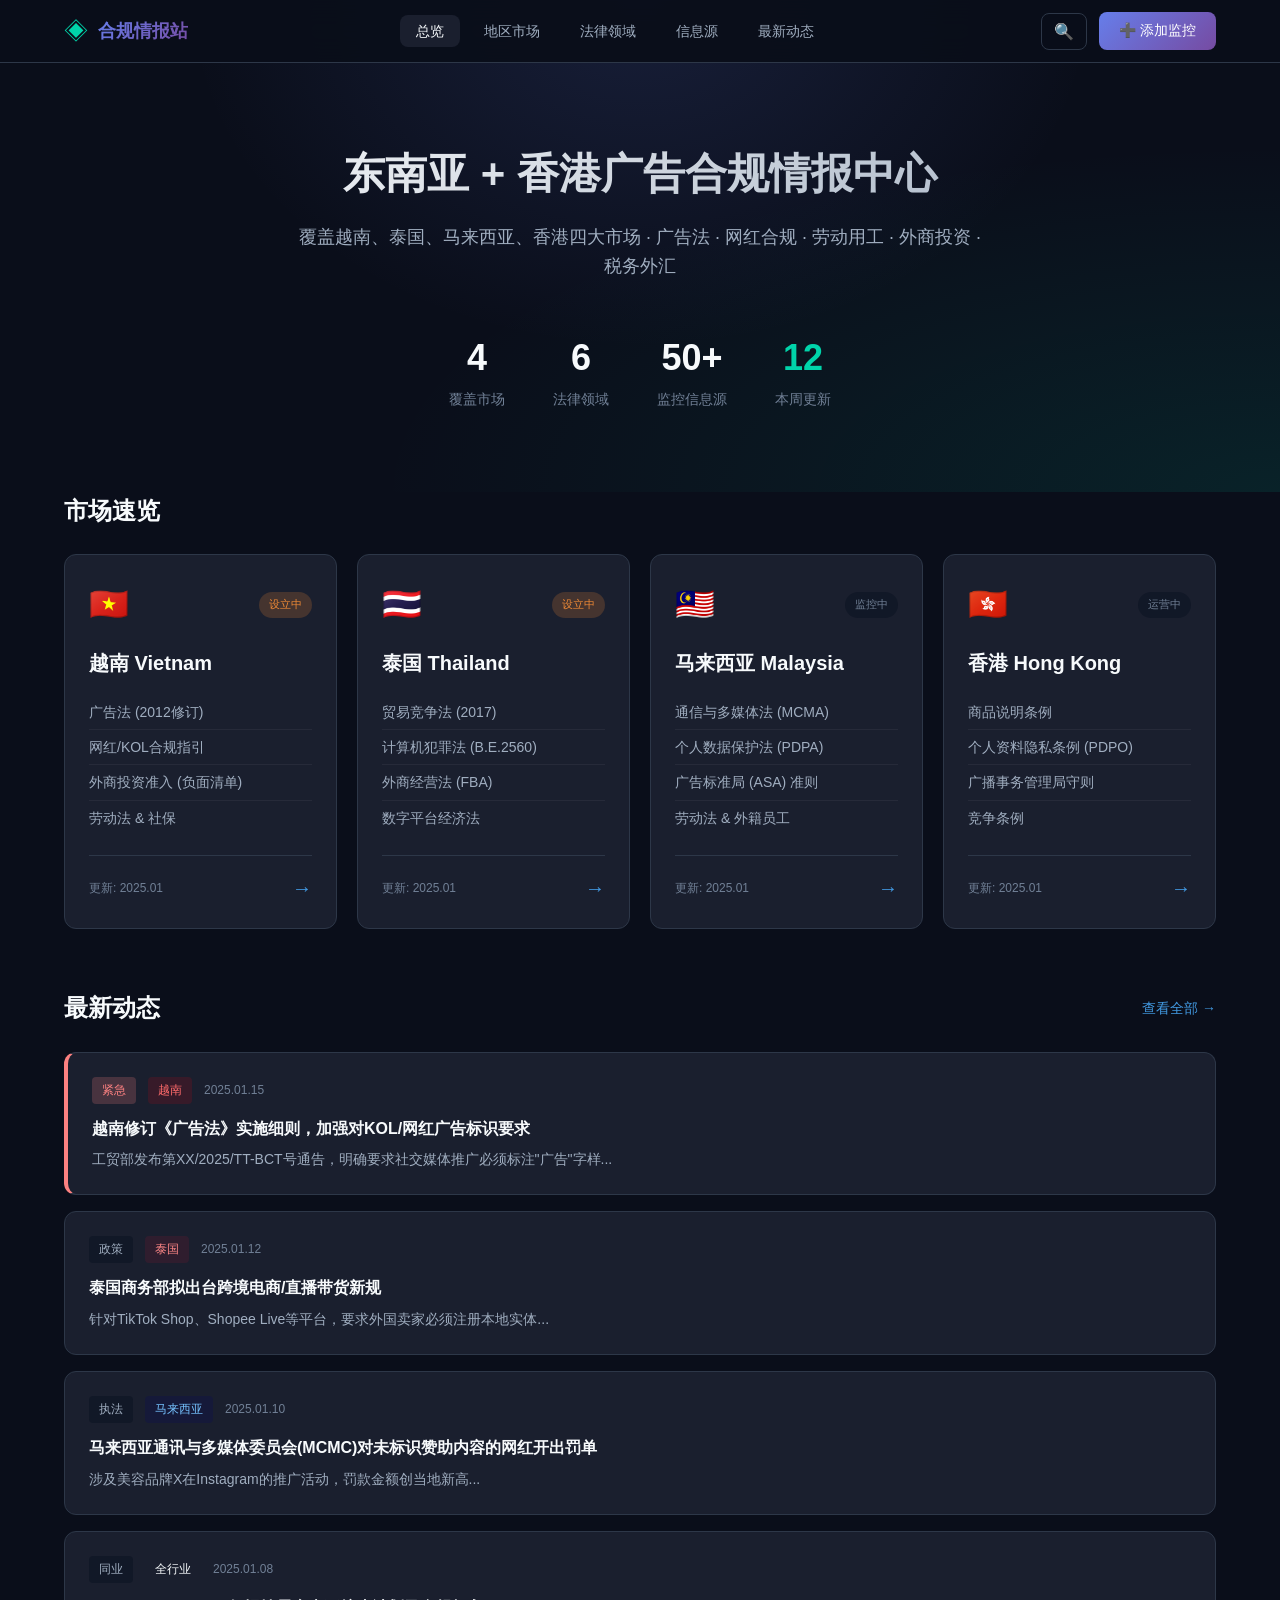
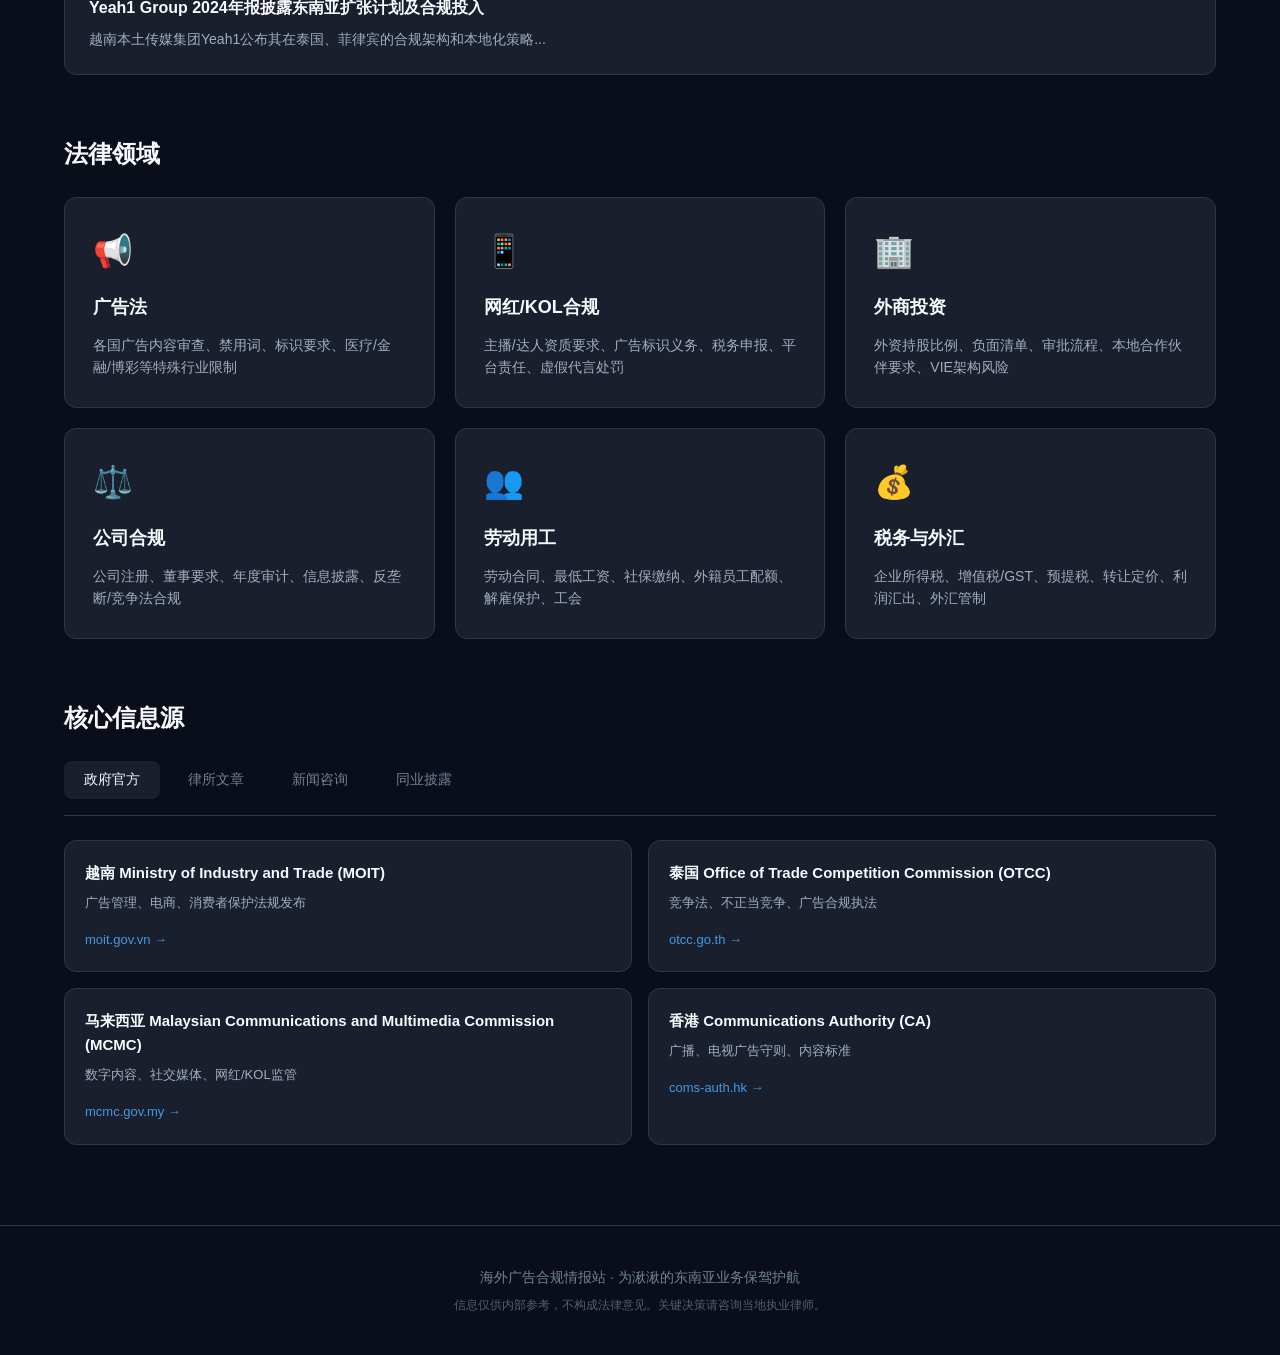
<file: index.html>
<!DOCTYPE html>
<html lang="zh-CN">
<head>
    <meta charset="UTF-8">
    <meta name="viewport" content="width=device-width, initial-scale=1.0">
    <title>海外广告合规情报站 | Overseas Compliance Hub</title>
    <link rel="stylesheet" href="css/style.css">
    
</head>
<body>
    <nav class="navbar">
        <div class="container">
            <div class="nav-brand">
                <span class="logo">◈</span>
                <span class="brand-text">合规情报站</span>
            </div>
            <ul class="nav-menu">
                <li><a href="index.html" class="active">总览</a></li>
                <li><a href="pages/regions.html">地区市场</a></li>
                <li><a href="pages/laws.html">法律领域</a></li>
                <li><a href="pages/sources.html">信息源</a></li>
                <li><a href="pages/updates.html">最新动态</a></li>
            </ul>
            <div class="nav-actions">
                <button class="btn-icon" id="searchBtn">🔍</button>
                <button class="btn-primary" onclick="toggleAlert()">➕ 添加监控</button>
            </div>
        </div>
    </nav>

    <header class="hero">
        <div class="container">
            <h1>东南亚 + 香港广告合规情报中心</h1>
            <p class="subtitle">覆盖越南、泰国、马来西亚、香港四大市场 · 广告法 · 网红合规 · 劳动用工 · 外商投资 · 税务外汇</p>
            <div class="stats-bar">
                <div class="stat-item">
                    <span class="stat-number">4</span>
                    <span class="stat-label">覆盖市场</span>
                </div>
                <div class="stat-item">
                    <span class="stat-number">6</span>
                    <span class="stat-label">法律领域</span>
                </div>
                <div class="stat-item">
                    <span class="stat-number">50+</span>
                    <span class="stat-label">监控信息源</span>
                </div>
                <div class="stat-item">
                    <span class="stat-number highlight">12</span>
                    <span class="stat-label">本周更新</span>
                </div>
            </div>
        </div>
    </header>

    <main class="container">
        <!-- 快速导航 -->
        <section class="region-grid">
            <h2>市场速览</h2>
            <div class="cards">
                <a href="pages/vietnam.html" class="card region-card vn">
                    <div class="card-header">
                        <span class="flag">🇻🇳</span>
                        <span class="badge hot">设立中</span>
                    </div>
                    <h3>越南 Vietnam</h3>
                    <ul class="quick-links">
                        <li>广告法 (2012修订)</li>
                        <li>网红/KOL合规指引</li>
                        <li>外商投资准入 (负面清单)</li>
                        <li>劳动法 & 社保</li>
                    </ul>
                    <div class="card-footer">
                        <span class="update-time">更新: 2025.01</span>
                        <span class="arrow">→</span>
                    </div>
                </a>

                <a href="pages/thailand.html" class="card region-card th">
                    <div class="card-header">
                        <span class="flag">🇹🇭</span>
                        <span class="badge hot">设立中</span>
                    </div>
                    <h3>泰国 Thailand</h3>
                    <ul class="quick-links">
                        <li>贸易竞争法 (2017)</li>
                        <li>计算机犯罪法 (B.E.2560)</li>
                        <li>外商经营法 (FBA)</li>
                        <li>数字平台经济法</li>
                    </ul>
                    <div class="card-footer">
                        <span class="update-time">更新: 2025.01</span>
                        <span class="arrow">→</span>
                    </div>
                </a>

                <a href="pages/malaysia.html" class="card region-card my">
                    <div class="card-header">
                        <span class="flag">🇲🇾</span>
                        <span class="badge">监控中</span>
                    </div>
                    <h3>马来西亚 Malaysia</h3>
                    <ul class="quick-links">
                        <li>通信与多媒体法 (MCMA)</li>
                        <li>个人数据保护法 (PDPA)</li>
                        <li>广告标准局 (ASA) 准则</li>
                        <li>劳动法 & 外籍员工</li>
                    </ul>
                    <div class="card-footer">
                        <span class="update-time">更新: 2025.01</span>
                        <span class="arrow">→</span>
                    </div>
                </a>

                <a href="pages/hongkong.html" class="card region-card hk">
                    <div class="card-header">
                        <span class="flag">🇭🇰</span>
                        <span class="badge">运营中</span>
                    </div>
                    <h3>香港 Hong Kong</h3>
                    <ul class="quick-links">
                        <li>商品说明条例</li>
                        <li>个人资料隐私条例 (PDPO)</li>
                        <li>广播事务管理局守则</li>
                        <li>竞争条例</li>
                    </ul>
                    <div class="card-footer">
                        <span class="update-time">更新: 2025.01</span>
                        <span class="arrow">→</span>
                    </div>
                </a>
            </div>
        </section>

        <!-- 最新动态 -->
        <section class="updates-section">
            <div class="section-header">
                <h2>最新动态</h2>
                <a href="pages/updates.html" class="link-all">查看全部 →</a>
            </div>
            <div class="update-list">
                <div class="update-item urgent">
                    <div class="update-meta">
                        <span class="tag urgent">紧急</span>
                        <span class="region-tag vn">越南</span>
                        <span class="date">2025.01.15</span>
                    </div>
                    <h4>越南修订《广告法》实施细则，加强对KOL/网红广告标识要求</h4>
                    <p>工贸部发布第XX/2025/TT-BCT号通告，明确要求社交媒体推广必须标注"广告"字样...</p>
                </div>
                <div class="update-item">
                    <div class="update-meta">
                        <span class="tag">政策</span>
                        <span class="region-tag th">泰国</span>
                        <span class="date">2025.01.12</span>
                    </div>
                    <h4>泰国商务部拟出台跨境电商/直播带货新规</h4>
                    <p>针对TikTok Shop、Shopee Live等平台，要求外国卖家必须注册本地实体...</p>
                </div>
                <div class="update-item">
                    <div class="update-meta">
                        <span class="tag">执法</span>
                        <span class="region-tag my">马来西亚</span>
                        <span class="date">2025.01.10</span>
                    </div>
                    <h4>马来西亚通讯与多媒体委员会(MCMC)对未标识赞助内容的网红开出罚单</h4>
                    <p>涉及美容品牌X在Instagram的推广活动，罚款金额创当地新高...</p>
                </div>
                <div class="update-item">
                    <div class="update-meta">
                        <span class="tag">同业</span>
                        <span class="region-tag">全行业</span>
                        <span class="date">2025.01.08</span>
                    </div>
                    <h4>Yeah1 Group 2024年报披露东南亚扩张计划及合规投入</h4>
                    <p>越南本土传媒集团Yeah1公布其在泰国、菲律宾的合规架构和本地化策略...</p>
                </div>
            </div>
        </section>

        <!-- 法律领域 -->
        <section class="law-categories">
            <h2>法律领域</h2>
            <div class="category-grid">
                <div class="category-card">
                    <div class="icon">📢</div>
                    <h4>广告法</h4>
                    <p>各国广告内容审查、禁用词、标识要求、医疗/金融/博彩等特殊行业限制</p>
                </div>
                <div class="category-card">
                    <div class="icon">📱</div>
                    <h4>网红/KOL合规</h4>
                    <p>主播/达人资质要求、广告标识义务、税务申报、平台责任、虚假代言处罚</p>
                </div>
                <div class="category-card">
                    <div class="icon">🏢</div>
                    <h4>外商投资</h4>
                    <p>外资持股比例、负面清单、审批流程、本地合作伙伴要求、VIE架构风险</p>
                </div>
                <div class="category-card">
                    <div class="icon">⚖️</div>
                    <h4>公司合规</h4>
                    <p>公司注册、董事要求、年度审计、信息披露、反垄断/竞争法合规</p>
                </div>
                <div class="category-card">
                    <div class="icon">👥</div>
                    <h4>劳动用工</h4>
                    <p>劳动合同、最低工资、社保缴纳、外籍员工配额、解雇保护、工会</p>
                </div>
                <div class="category-card">
                    <div class="icon">💰</div>
                    <h4>税务与外汇</h4>
                    <p>企业所得税、增值税/GST、预提税、转让定价、利润汇出、外汇管制</p>
                </div>
            </div>
        </section>

        <!-- 信息源 -->
        <section class="sources-section">
            <h2>核心信息源</h2>
            <div class="source-tabs">
                <button class="tab-btn active" data-tab="gov">政府官方</button>
                <button class="tab-btn" data-tab="lawfirm">律所文章</button>
                <button class="tab-btn" data-tab="news">新闻咨询</button>
                <button class="tab-btn" data-tab="peers">同业披露</button>
            </div>
            <div class="tab-content active" id="gov">
                <div class="source-list">
                    <div class="source-item">
                        <h4>越南 Ministry of Industry and Trade (MOIT)</h4>
                        <p>广告管理、电商、消费者保护法规发布</p>
                        <a href="https://moit.gov.vn" target="_blank">moit.gov.vn →</a>
                    </div>
                    <div class="source-item">
                        <h4>泰国 Office of Trade Competition Commission (OTCC)</h4>
                        <p>竞争法、不正当竞争、广告合规执法</p>
                        <a href="https://www.otcc.go.th" target="_blank">otcc.go.th →</a>
                    </div>
                    <div class="source-item">
                        <h4>马来西亚 Malaysian Communications and Multimedia Commission (MCMC)</h4>
                        <p>数字内容、社交媒体、网红/KOL监管</p>
                        <a href="https://www.mcmc.gov.my" target="_blank">mcmc.gov.my →</a>
                    </div>
                    <div class="source-item">
                        <h4>香港 Communications Authority (CA)</h4>
                        <p>广播、电视广告守则、内容标准</p>
                        <a href="https://www.coms-auth.hk" target="_blank">coms-auth.hk →</a>
                    </div>
                </div>
            </div>
        </section>
    </main>

    <footer class="footer">
        <div class="container">
            <p>海外广告合规情报站 · 为湫湫的东南亚业务保驾护航</p>
            <p class="small">信息仅供内部参考，不构成法律意见。关键决策请咨询当地执业律师。</p>
        </div>
    </footer>

    <script src="js/main.js"></script>
</body>
</html>
</file>
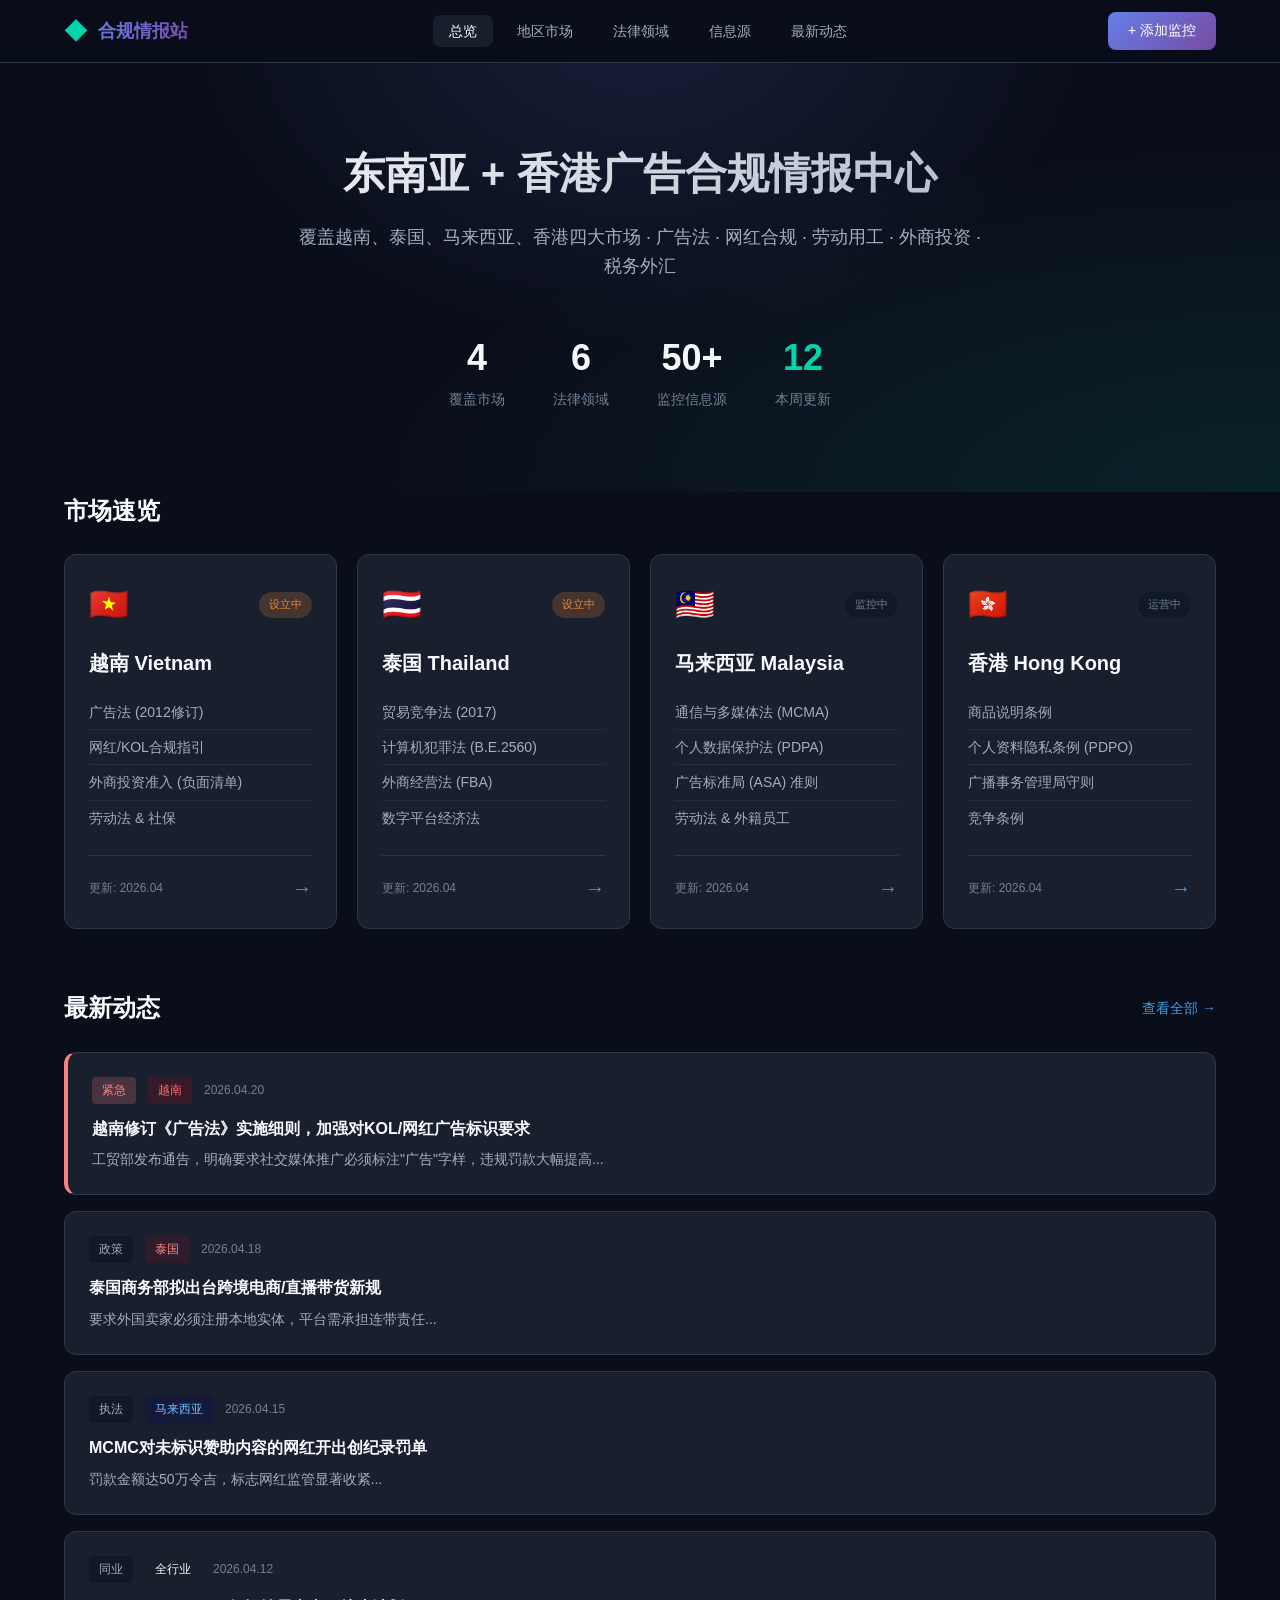
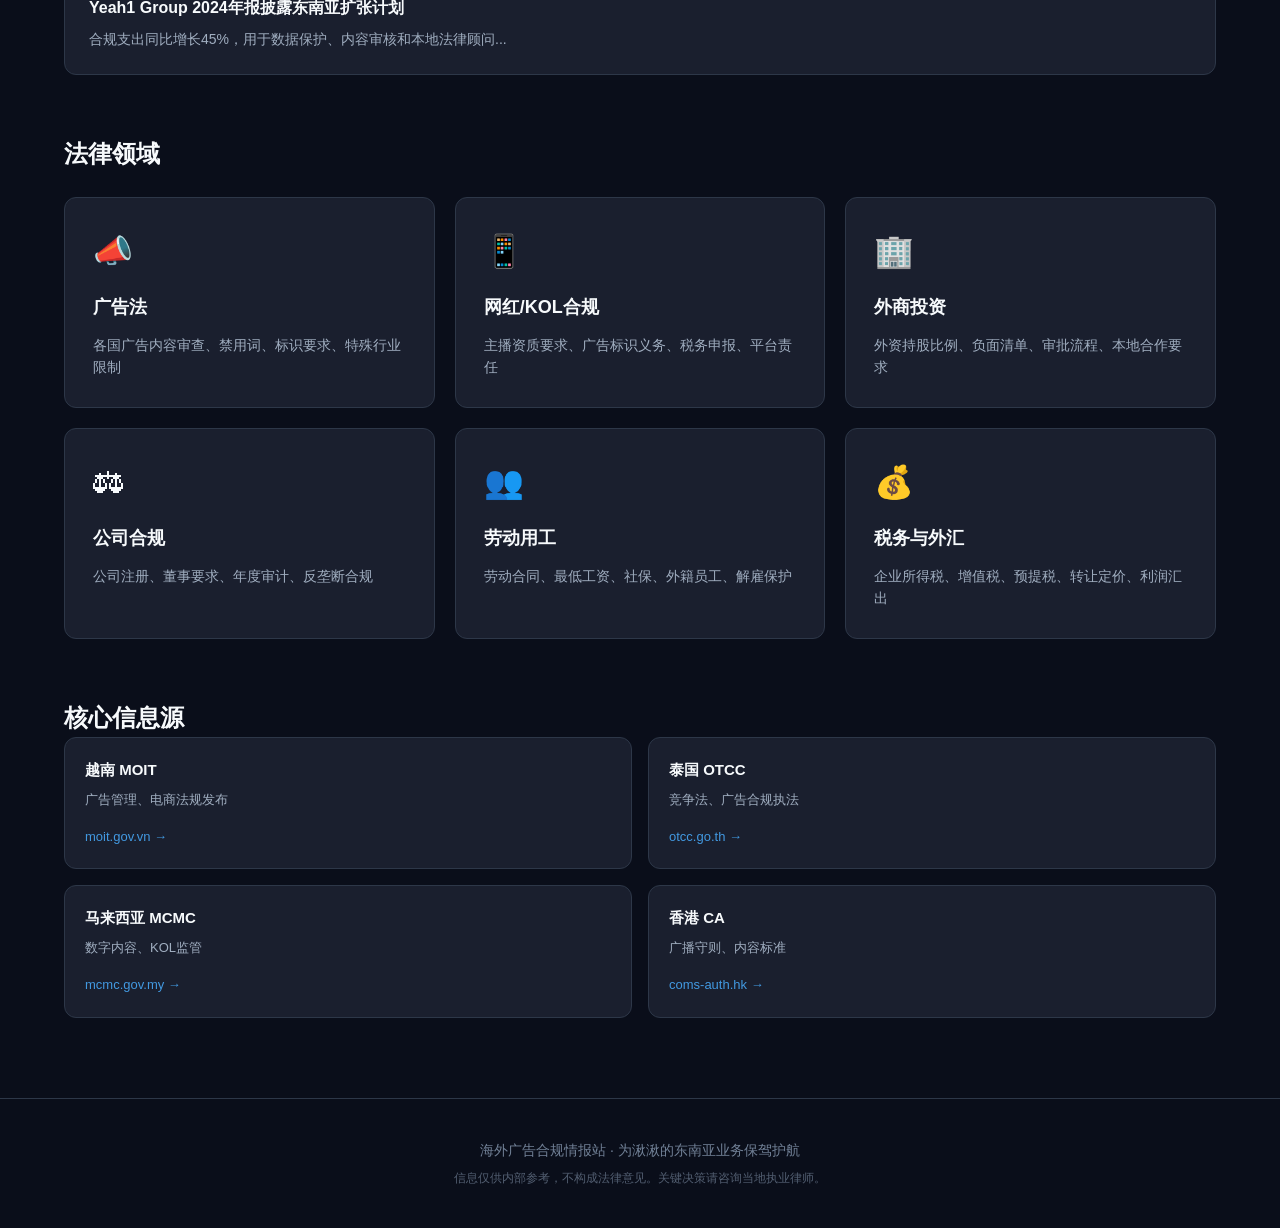
<file: standalone.html>
<!DOCTYPE html>
<html lang="zh-CN">
<head>
<meta charset="UTF-8">
<meta name="viewport" content="width=device-width, initial-scale=1.0">
<title>海外广告合规情报站 | Overseas Compliance Hub</title>

<style>
:root{--bg-primary:#0a0e1a;--bg-secondary:#111827;--bg-card:#1a1f2e;--bg-card-hover:#222838;--border-color:#2d3748;--text-primary:#f7fafc;--text-secondary:#a0aec0;--text-muted:#718096;--accent-blue:#4299e1;--accent-cyan:#00d4aa;--accent-purple:#9f7aea;--accent-orange:#ed8936;--accent-red:#fc8181;--gradient-primary:linear-gradient(135deg,#667eea 0%,#764ba2 100%);--shadow:0 4px 6px -1px rgba(0,0,0,0.3);--shadow-lg:0 10px 15px -3px rgba(0,0,0,0.4);--radius:12px;--radius-sm:8px}
*{margin:0;padding:0;box-sizing:border-box}
body{font-family:-apple-system,BlinkMacSystemFont,'Segoe UI','PingFang SC','Hiragino Sans GB','Microsoft YaHei','Helvetica Neue',Helvetica,Arial,sans-serif;background:var(--bg-primary);color:var(--text-primary);line-height:1.6;-webkit-font-smoothing:antialiased}
.container{max-width:1200px;margin:0 auto;padding:0 24px}
.navbar{background:rgba(10,14,26,0.95);backdrop-filter:blur(20px);border-bottom:1px solid var(--border-color);position:fixed;top:0;left:0;right:0;z-index:1000;padding:12px 0}
.navbar .container{display:flex;align-items:center;justify-content:space-between}
.nav-brand{display:flex;align-items:center;gap:10px}
.logo{font-size:24px;color:var(--accent-cyan)}
.brand-text{font-size:18px;font-weight:700;background:var(--gradient-primary);-webkit-background-clip:text;-webkit-text-fill-color:transparent}
.nav-menu{display:flex;list-style:none;gap:8px}
.nav-menu a{color:var(--text-secondary);text-decoration:none;padding:8px 16px;border-radius:var(--radius-sm);font-size:14px;font-weight:500;transition:all .2s}
.nav-menu a:hover,.nav-menu a.active{color:var(--text-primary);background:var(--bg-card)}
.nav-actions{display:flex;gap:12px;align-items:center}
.btn-icon{background:none;border:1px solid var(--border-color);color:var(--text-secondary);padding:8px 12px;border-radius:var(--radius-sm);cursor:pointer;font-size:16px;transition:all .2s}
.btn-icon:hover{border-color:var(--accent-blue);color:var(--text-primary)}
.btn-primary{background:var(--gradient-primary);border:none;color:#fff;padding:10px 20px;border-radius:var(--radius-sm);cursor:pointer;font-size:14px;font-weight:500;transition:all .2s}
.btn-primary:hover{opacity:.9;transform:translateY(-1px)}
.hero{padding:140px 0 80px;background:radial-gradient(ellipse at top,rgba(102,126,234,0.15) 0%,transparent 50%),radial-gradient(ellipse at bottom right,rgba(0,212,170,0.1) 0%,transparent 50%);text-align:center}
.hero h1{font-size:42px;font-weight:700;margin-bottom:16px;background:linear-gradient(135deg,#fff 0%,#a0aec0 100%);-webkit-background-clip:text;-webkit-text-fill-color:transparent}
.hero .subtitle{font-size:18px;color:var(--text-secondary);max-width:700px;margin:0 auto 40px}
.stats-bar{display:flex;justify-content:center;gap:48px;margin-top:48px}
.stat-item{text-align:center}
.stat-number{display:block;font-size:36px;font-weight:700;color:var(--text-primary)}
.stat-number.highlight{color:var(--accent-cyan)}
.stat-label{font-size:14px;color:var(--text-muted);margin-top:4px}
.cards{display:grid;grid-template-columns:repeat(4,1fr);gap:20px;margin-top:24px}
.card{background:var(--bg-card);border:1px solid var(--border-color);border-radius:var(--radius);padding:24px;transition:all .3s;text-decoration:none;color:inherit;display:block}
.card:hover{background:var(--bg-card-hover);border-color:var(--accent-blue);transform:translateY(-4px);box-shadow:var(--shadow-lg)}
.card-header{display:flex;justify-content:space-between;align-items:center;margin-bottom:16px}
.flag{font-size:32px}
.badge{font-size:11px;padding:4px 10px;border-radius:20px;background:var(--bg-secondary);color:var(--text-muted);font-weight:500}
.badge.hot{background:rgba(237,137,54,0.2);color:var(--accent-orange)}
.card h3{font-size:20px;font-weight:600;margin-bottom:16px}
.quick-links{list-style:none;font-size:14px;color:var(--text-secondary)}
.quick-links li{padding:6px 0;border-bottom:1px solid rgba(255,255,255,0.05)}
.quick-links li:last-child{border-bottom:none}
.card-footer{display:flex;justify-content:space-between;align-items:center;margin-top:20px;padding-top:16px;border-top:1px solid var(--border-color)}
.update-time{font-size:12px;color:var(--text-muted)}
.arrow{color:var(--accent-blue);font-size:20px}
.updates-section{margin:60px 0}
.section-header{display:flex;justify-content:space-between;align-items:center;margin-bottom:24px}
.section-header h2{font-size:24px;font-weight:600}
.link-all{color:var(--accent-blue);text-decoration:none;font-size:14px;font-weight:500}
.update-list{display:flex;flex-direction:column;gap:16px}
.update-item{background:var(--bg-card);border:1px solid var(--border-color);border-radius:var(--radius);padding:24px;transition:all .2s}
.update-item:hover{border-color:var(--accent-blue)}
.update-item.urgent{border-left:4px solid var(--accent-red)}
.update-meta{display:flex;gap:12px;align-items:center;margin-bottom:12px}
.tag{font-size:12px;padding:4px 10px;border-radius:4px;background:var(--bg-secondary);color:var(--text-secondary);font-weight:500}
.tag.urgent{background:rgba(252,129,129,0.2);color:var(--accent-red)}
.region-tag{font-size:12px;padding:4px 10px;border-radius:4px;font-weight:500}
.region-tag.vn{background:rgba(218,2,14,0.15);color:#ff6b6b}
.region-tag.th{background:rgba(165,25,49,0.15);color:#ff8787}
.region-tag.my{background:rgba(1,0,102,0.2);color:#74c0fc}
.date{font-size:12px;color:var(--text-muted)}
.update-item h4{font-size:16px;font-weight:600;margin-bottom:8px;color:var(--text-primary)}
.update-item p{font-size:14px;color:var(--text-secondary);line-height:1.5}
.law-categories{margin:60px 0}
.category-grid{display:grid;grid-template-columns:repeat(3,1fr);gap:20px;margin-top:24px}
.category-card{background:var(--bg-card);border:1px solid var(--border-color);border-radius:var(--radius);padding:28px;transition:all .3s}
.category-card:hover{background:var(--bg-card-hover);border-color:var(--accent-purple);transform:translateY(-2px)}
.category-card .icon{font-size:32px;margin-bottom:16px}
.category-card h4{font-size:18px;font-weight:600;margin-bottom:12px}
.category-card p{font-size:14px;color:var(--text-secondary);line-height:1.6}
.sources-section{margin:60px 0}
.source-tabs{display:flex;gap:8px;margin:24px 0;border-bottom:1px solid var(--border-color);padding-bottom:16px}
.tab-btn{background:none;border:none;color:var(--text-muted);padding:10px 20px;cursor:pointer;font-size:14px;font-weight:500;border-radius:var(--radius-sm);transition:all .2s}
.tab-btn:hover{color:var(--text-secondary);background:var(--bg-card)}
.tab-btn.active{color:var(--text-primary);background:var(--bg-card)}
.source-list{display:grid;grid-template-columns:repeat(2,1fr);gap:16px}
.source-item{background:var(--bg-card);border:1px solid var(--border-color);border-radius:var(--radius);padding:20px}
.source-item h4{font-size:15px;font-weight:600;margin-bottom:8px}
.source-item p{font-size:13px;color:var(--text-secondary);margin-bottom:12px}
.source-item a{color:var(--accent-blue);text-decoration:none;font-size:13px;font-weight:500}
.footer{border-top:1px solid var(--border-color);padding:40px 0;margin-top:80px;text-align:center}
.footer p{color:var(--text-muted);font-size:14px}
.footer .small{font-size:12px;margin-top:8px;opacity:.7}
@media(max-width:1024px){.cards{grid-template-columns:repeat(2,1fr)}.category-grid{grid-template-columns:repeat(2,1fr)}}
@media(max-width:768px){.hero h1{font-size:28px}.stats-bar{flex-wrap:wrap;gap:24px}.cards,.category-grid,.source-list{grid-template-columns:1fr}.nav-menu{display:none}}
.page-header{padding:120px 0 40px;background:radial-gradient(ellipse at top right,rgba(102,126,234,0.1) 0%,transparent 50%)}
.page-header h1{font-size:32px;font-weight:700;margin-bottom:12px}
.page-header p{color:var(--text-secondary);font-size:16px}
.breadcrumb{display:flex;gap:8px;align-items:center;margin-bottom:24px;font-size:14px}
.breadcrumb a{color:var(--accent-blue);text-decoration:none}
.breadcrumb span{color:var(--text-muted)}
.region-detail{margin:40px 0}
.law-section{background:var(--bg-card);border:1px solid var(--border-color);border-radius:var(--radius);padding:32px;margin-bottom:24px}
.law-section h3{font-size:20px;font-weight:600;margin-bottom:20px;padding-bottom:12px;border-bottom:1px solid var(--border-color)}
.law-item{padding:16px 0;border-bottom:1px solid rgba(255,255,255,0.05)}
.law-item:last-child{border-bottom:none}
.law-item h4{font-size:16px;font-weight:600;margin-bottom:8px;color:var(--accent-blue)}
.law-item p{font-size:14px;color:var(--text-secondary);line-height:1.6}
.law-item .meta{display:flex;gap:16px;margin-top:12px;font-size:13px;color:var(--text-muted)}
.status-tag{display:inline-block;padding:4px 12px;border-radius:20px;font-size:12px;font-weight:500;margin-left:12px}
.status-active{background:rgba(0,212,170,0.15);color:var(--accent-cyan)}
.status-pending{background:rgba(237,137,54,0.15);color:var(--accent-orange)}
.data-table{width:100%;border-collapse:collapse;margin-top:16px}
.data-table th{text-align:left;padding:12px 16px;font-size:13px;font-weight:600;color:var(--text-muted);border-bottom:1px solid var(--border-color);text-transform:uppercase;letter-spacing:.5px}
.data-table td{padding:16px;font-size:14px;border-bottom:1px solid rgba(255,255,255,0.05)}
.data-table tr:hover td{background:rgba(255,255,255,0.02)}
</style>
</head>
<body>
<nav class="navbar">
<div class="container">
<div class="nav-brand"><span class="logo">&#9670;</span><span class="brand-text">合规情报站</span></div>
<ul class="nav-menu">
<li><a href="#" class="active" onclick="showPage('home')">总览</a></li>
<li><a href="#" onclick="showPage('regions')">地区市场</a></li>
<li><a href="#" onclick="showPage('laws')">法律领域</a></li>
<li><a href="#" onclick="showPage('sources')">信息源</a></li>
<li><a href="#" onclick="showPage('updates')">最新动态</a></li>
</ul>
<div class="nav-actions">
<button class="btn-primary">+ 添加监控</button>
</div>
</div>
</nav>

<div id="home">
<header class="hero">
<div class="container">
<h1>东南亚 + 香港广告合规情报中心</h1>
<p class="subtitle">覆盖越南、泰国、马来西亚、香港四大市场 &#183; 广告法 &#183; 网红合规 &#183; 劳动用工 &#183; 外商投资 &#183; 税务外汇</p>
<div class="stats-bar">
<div class="stat-item"><span class="stat-number">4</span><span class="stat-label">覆盖市场</span></div>
<div class="stat-item"><span class="stat-number">6</span><span class="stat-label">法律领域</span></div>
<div class="stat-item"><span class="stat-number">50+</span><span class="stat-label">监控信息源</span></div>
<div class="stat-item"><span class="stat-number highlight">12</span><span class="stat-label">本周更新</span></div>
</div>
</div>
</header>

<main class="container">
<section class="region-grid">
<h2>市场速览</h2>
<div class="cards">
<a href="#vietnam" class="card region-card vn" onclick="showPage('vietnam')">
<div class="card-header"><span class="flag">&#127483;&#127475;</span><span class="badge hot">设立中</span></div>
<h3>越南 Vietnam</h3>
<ul class="quick-links"><li>广告法 (2012修订)</li><li>网红/KOL合规指引</li><li>外商投资准入 (负面清单)</li><li>劳动法 &amp; 社保</li></ul>
<div class="card-footer"><span class="update-time">更新: 2026.04</span><span class="arrow">&#8594;</span></div>
</a>
<a href="#thailand" class="card region-card th" onclick="showPage('thailand')">
<div class="card-header"><span class="flag">&#127481;&#127469;</span><span class="badge hot">设立中</span></div>
<h3>泰国 Thailand</h3>
<ul class="quick-links"><li>贸易竞争法 (2017)</li><li>计算机犯罪法 (B.E.2560)</li><li>外商经营法 (FBA)</li><li>数字平台经济法</li></ul>
<div class="card-footer"><span class="update-time">更新: 2026.04</span><span class="arrow">&#8594;</span></div>
</a>
<a href="#malaysia" class="card region-card my" onclick="showPage('malaysia')">
<div class="card-header"><span class="flag">&#127474;&#127486;</span><span class="badge">监控中</span></div>
<h3>马来西亚 Malaysia</h3>
<ul class="quick-links"><li>通信与多媒体法 (MCMA)</li><li>个人数据保护法 (PDPA)</li><li>广告标准局 (ASA) 准则</li><li>劳动法 &amp; 外籍员工</li></ul>
<div class="card-footer"><span class="update-time">更新: 2026.04</span><span class="arrow">&#8594;</span></div>
</a>
<a href="#hongkong" class="card region-card hk" onclick="showPage('hongkong')">
<div class="card-header"><span class="flag">&#127469;&#127472;</span><span class="badge">运营中</span></div>
<h3>香港 Hong Kong</h3>
<ul class="quick-links"><li>商品说明条例</li><li>个人资料隐私条例 (PDPO)</li><li>广播事务管理局守则</li><li>竞争条例</li></ul>
<div class="card-footer"><span class="update-time">更新: 2026.04</span><span class="arrow">&#8594;</span></div>
</a>
</div>
</section>

<section class="updates-section">
<div class="section-header"><h2>最新动态</h2><a href="#" onclick="showPage('updates')" class="link-all">查看全部 &#8594;</a></div>
<div class="update-list">
<div class="update-item urgent">
<div class="update-meta"><span class="tag urgent">紧急</span><span class="region-tag vn">越南</span><span class="date">2026.04.20</span></div>
<h4>越南修订《广告法》实施细则，加强对KOL/网红广告标识要求</h4>
<p>工贸部发布通告，明确要求社交媒体推广必须标注"广告"字样，违规罚款大幅提高...</p>
</div>
<div class="update-item">
<div class="update-meta"><span class="tag">政策</span><span class="region-tag th">泰国</span><span class="date">2026.04.18</span></div>
<h4>泰国商务部拟出台跨境电商/直播带货新规</h4>
<p>要求外国卖家必须注册本地实体，平台需承担连带责任...</p>
</div>
<div class="update-item">
<div class="update-meta"><span class="tag">执法</span><span class="region-tag my">马来西亚</span><span class="date">2026.04.15</span></div>
<h4>MCMC对未标识赞助内容的网红开出创纪录罚单</h4>
<p>罚款金额达50万令吉，标志网红监管显著收紧...</p>
</div>
<div class="update-item">
<div class="update-meta"><span class="tag">同业</span><span class="region-tag">全行业</span><span class="date">2026.04.12</span></div>
<h4>Yeah1 Group 2024年报披露东南亚扩张计划</h4>
<p>合规支出同比增长45%，用于数据保护、内容审核和本地法律顾问...</p>
</div>
</div>
</section>

<section class="law-categories">
<h2>法律领域</h2>
<div class="category-grid">
<div class="category-card"><div class="icon">&#128227;</div><h4>广告法</h4><p>各国广告内容审查、禁用词、标识要求、特殊行业限制</p></div>
<div class="category-card"><div class="icon">&#128241;</div><h4>网红/KOL合规</h4><p>主播资质要求、广告标识义务、税务申报、平台责任</p></div>
<div class="category-card"><div class="icon">&#127970;</div><h4>外商投资</h4><p>外资持股比例、负面清单、审批流程、本地合作要求</p></div>
<div class="category-card"><div class="icon">&#9878;</div><h4>公司合规</h4><p>公司注册、董事要求、年度审计、反垄断合规</p></div>
<div class="category-card"><div class="icon">&#128101;</div><h4>劳动用工</h4><p>劳动合同、最低工资、社保、外籍员工、解雇保护</p></div>
<div class="category-card"><div class="icon">&#128176;</div><h4>税务与外汇</h4><p>企业所得税、增值税、预提税、转让定价、利润汇出</p></div>
</div>
</section>

<section class="sources-section">
<h2>核心信息源</h2>
<div class="source-list">
<div class="source-item"><h4>越南 MOIT</h4><p>广告管理、电商法规发布</p><a href="https://moit.gov.vn" target="_blank">moit.gov.vn &#8594;</a></div>
<div class="source-item"><h4>泰国 OTCC</h4><p>竞争法、广告合规执法</p><a href="https://www.otcc.go.th" target="_blank">otcc.go.th &#8594;</a></div>
<div class="source-item"><h4>马来西亚 MCMC</h4><p>数字内容、KOL监管</p><a href="https://www.mcmc.gov.my" target="_blank">mcmc.gov.my &#8594;</a></div>
<div class="source-item"><h4>香港 CA</h4><p>广播守则、内容标准</p><a href="https://www.coms-auth.hk" target="_blank">coms-auth.hk &#8594;</a></div>
</div>
</section>
</main>
</div>

<div id="regions" style="display:none">
<header class="page-header"><div class="container"><div class="breadcrumb"><a href="#" onclick="showPage('home')">首页</a><span>/</span><span>地区市场</span></div><h1>地区市场总览</h1><p>越南 &#183; 泰国 &#183; 马来西亚 &#183; 香港</p></div></header>
<main class="container"><div class="cards" style="margin-top:40px">
<a href="#" class="card" onclick="showPage('vietnam')"><div class="card-header"><span class="flag">&#127483;&#127475;</span><span class="badge hot">设立中</span></div><h3>越南</h3><p style="color:var(--text-secondary);font-size:14px">广告法修订 &#183; 外商投资负面清单 &#183; KOL合规趋严</p></a>
<a href="#" class="card" onclick="showPage('thailand')"><div class="card-header"><span class="flag">&#127481;&#127469;</span><span class="badge hot">设立中</span></div><h3>泰国</h3><p style="color:var(--text-secondary);font-size:14px">FBA外资49%限制 &#183; BOI优惠 &#183; PDPA生效</p></a>
<a href="#" class="card" onclick="showPage('malaysia')"><div class="card-header"><span class="flag">&#127474;&#127486;</span><span class="badge">监控中</span></div><h3>马来西亚</h3><p style="color:var(--text-secondary);font-size:14px">MCMC数字监管 &#183; PDPA罚款提高 &#183; ASA准则</p></a>
<a href="#" class="card" onclick="showPage('hongkong')"><div class="card-header"><span class="flag">&#127469;&#127472;</span><span class="badge">运营中</span></div><h3>香港</h3><p style="color:var(--text-secondary);font-size:14px">普通法体系 &#183; 商品说明条例 &#183; 竞争条例</p></a>
</div>
<section class="law-section" style="margin-top:40px"><h3>四地关键指标对比</h3>
<table class="data-table"><thead><tr><th>指标</th><th>越南</th><th>泰国</th><th>马来西亚</th><th>香港</th></tr></thead>
<tbody>
<tr><td>外资广告持股</td><td>&#8804;51%</td><td>&#8804;49%</td><td>100%</td><td>100%</td></tr>
<tr><td>KOL广告标识</td><td>强制</td><td>强制</td><td>行业自律</td><td>行业自律</td></tr>
<tr><td>企业所得税</td><td>20%</td><td>20%</td><td>24%</td><td>8.25-16.5%</td></tr>
<tr><td>最低工资(月)</td><td>~150-200 USD</td><td>~300-330 USD</td><td>~320 USD</td><td>~750 USD</td></tr>
<tr><td>设立周期</td><td>4-8周</td><td>4-12周</td><td>2-4周</td><td>1-2周</td></tr>
<tr><td>外汇管制</td><td>有</td><td>有</td><td>有</td><td>无</td></tr>
</tbody></table>
</section></main>
</div>

<div id="vietnam" style="display:none">
<header class="page-header"><div class="container"><div class="breadcrumb"><a href="#" onclick="showPage('home')">首页</a><span>/</span><span>越南</span></div><h1>&#127483;&#127475; 越南 Vietnam</h1><p>计划设立本地公司 &#183; 广告法 &#183; 外商投资 &#183; KOL合规</p></div></header>
<main class="container region-detail">
<section class="law-section"><h3>核心法规</h3>
<div class="law-item"><h4>广告法 (Law on Advertising) - 2012年颁布，多次修订</h4><p>核心法律，2023年修订加强KOL推广监管，必须标注"Quảng cáo"。违规罚款最高20亿越南盾。</p><div class="meta"><span>主管部门: MOIT</span><span>重点: KOL标识、禁用词</span></div></div>
<div class="law-item"><h4>外商投资法 (Law on Investment) - 2020年颁布</h4><p>广告服务属有条件开放，外资持股通常限制51%以内。需IRC+ERC双证。</p><div class="meta"><span>主管部门: DPI</span><span>重点: 负面清单、合资</span></div></div>
<div class="law-item"><h4>劳动法 (Labor Code) - 2019年颁布</h4><p>非法解雇赔偿可达12个月工资。外籍员工需工作许可，最长2年。</p><div class="meta"><span>主管部门: MOLISA</span><span>重点: 外籍配额、社保</span></div></div>
<div class="law-item"><h4>网络安全法 (Law on Cybersecurity) - 2018年</h4><p>要求数据本地化，平台24小时内配合删除违法内容。</p><div class="meta"><span>主管部门: MPS</span><span>重点: 数据本地化</span></div></div>
</section>
<section class="law-section"><h3>KOL合规要点</h3><table class="data-table"><thead><tr><th>项目</th><th>要求</th><th>违规后果</th></tr></thead><tbody>
<tr><td>广告标识</td><td>必须标注"Quảng cáo"</td><td>罚款5000万-2亿盾</td></tr>
<tr><td>税务登记</td><td>年收入超1亿盾需纳税</td><td>追缴+滞纳金+罚款</td></tr>
<tr><td>内容限制</td><td>禁止赌博、色情、虚假医疗</td><td>删内容、封号、刑责</td></tr>
</tbody></table></section>
<section class="law-section"><h3>本地公司设立</h3>
<div class="law-item"><h4>设立流程</h4><p>1. 投资登记证IRC(15-20工作日) &#8594; 2. 企业登记证ERC(3-5工作日) &#8594; 3. 税务/银行 &#8594; 4. 劳动/社保 &#8594; 5. 行业许可</p></div>
<div class="law-item"><h4>关键合规</h4><p>注册资本90天内实缴30%；年度强制审计；月度/季度税务申报；外籍员工工作许可+暂住证</p></div>
</section>
</main>
</div>

<div id="thailand" style="display:none">
<header class="page-header"><div class="container"><div class="breadcrumb"><a href="#" onclick="showPage('home')">首页</a><span>/</span><span>泰国</span></div><h1>&#127481;&#127469; 泰国 Thailand</h1><p>FBA外资限制 &#183; BOI优惠 &#183; 数字平台经济法草案</p></div></header>
<main class="container region-detail">
<section class="law-section"><h3>核心法规</h3>
<div class="law-item"><h4>外商经营法 (FBA) - B.E. 2542 (1999)</h4><p>广告属List Two限制行业，外资持股&#8804;49%。规避: FBL许可证或BOI投资促进(可100%外资+税收优惠)。</p><div class="meta"><span>主管部门: DBD</span><span>重点: 49%上限、BOI</span></div></div>
<div class="law-item"><h4>贸易竞争法 - B.E. 2560 (2017)</h4><p>禁止虚假广告、误导性宣传。OTCC可处营业额10%罚款。</p><div class="meta"><span>主管部门: OTCC</span><span>重点: 虚假广告处罚</span></div></div>
<div class="law-item"><h4>个人数据保护法 (PDPA) - B.E. 2562 (2019)</h4><p>2022年全面生效。违规罚款最高500万泰铢，监禁最长1年。</p><div class="meta"><span>主管部门: PDPC</span><span>重点: 同意机制、跨境传输</span></div></div>
<div class="law-item"><h4>数字平台经济法 - 草案阶段</h4><p>预计2025-2026年通过。外国卖家须注册本地实体，平台承担连带责任。</p><div class="meta"><span>状态: 立法草案</span><span>重点: 平台注册、税务</span></div></div>
</section>
<section class="law-section"><h3>KOL合规要点</h3><table class="data-table"><thead><tr><th>项目</th><th>要求</th><th>违规后果</th></tr></thead><tbody>
<tr><td>广告标识</td><td>必须明确标注广告/赞助</td><td>OTCC调查、罚款</td></tr>
<tr><td>特殊限制</td><td>酒精限时段；王室绝对禁止；佛像受限</td><td>下架、刑责(王室)</td></tr>
<tr><td>赌博</td><td>除国家彩票外全面禁止</td><td>刑事犯罪</td></tr>
</tbody></table></section>
<section class="law-section"><h3>本地公司设立</h3>
<div class="law-item"><h4>设立流程</h4><p>1. 名称预留 &#8594; 2. 公司章程 &#8594; 3. DBD注册(5-7工作日) &#8594; 4. 税务/增值税 &#8594; 5. 社保 &#8594; 6. FBL/BOI申请(额外2-6月)</p></div>
<div class="law-item"><h4>关键合规</h4><p>年度审计强制；月度增值税+年度所得税；外籍员工工作许可(与注册资本挂钩)；PDPA合规(DPO、隐私政策)</p></div>
</section>
</main>
</div>

<div id="malaysia" style="display:none">
<header class="page-header"><div class="container"><div class="breadcrumb"><a href="#" onclick="showPage('home')">首页</a><span>/</span><span>马来西亚</span></div><h1>&#127474;&#127486; 马来西亚 Malaysia</h1><p>MCMC数字监管 &#183; PDPA处罚提高 &#183; ASA自律准则</p></div></header>
<main class="container region-detail">
<section class="law-section"><h3>核心法规</h3>
<div class="law-item"><h4>通信与多媒体法 (CMA) - 1998</h4><p>MCMC可直接命令平台下架内容。内容不得"冒犯性、虚假、威胁性"。</p><div class="meta"><span>主管部门: MCMC</span><span>重点: 内容下架权</span></div></div>
<div class="law-item"><h4>个人数据保护法 (PDPA) - 2010, 2023修订</h4><p>罚款从30万提高至100万令吉，监禁从2年延长至3年。新增强制泄露通知(72小时内)。</p><div class="meta"><span>主管部门: PDP Department</span><span>重点: 处罚大幅提高</span></div></div>
<div class="law-item"><h4>雇佣法 (Employment Act) - 1955, 2023修订</h4><p>最低工资1500令吉/月(2024起)。加班费:平日1.5倍/休息日2倍/公共假期3倍。产假98天，陪产假7天。</p><div class="meta"><span>主管部门: MOHR</span><span>重点: 最低工资上调</span></div></div>
<div class="law-item"><h4>广告标准局准则 (ASA Code)</h4><p>行业自律准则。KOL需披露商业关系(#ad/#sponsored)。违反可公开谴责。</p><div class="meta"><span>主管部门: ASA Malaysia</span><span>重点: KOL披露义务</span></div></div>
</section>
<section class="law-section"><h3>KOL合规要点</h3><table class="data-table"><thead><tr><th>项目</th><th>要求</th><th>违规后果</th></tr></thead><tbody>
<tr><td>广告标识</td><td>行业惯例#ad/#sponsored</td><td>ASA公开谴责</td></tr>
<tr><td>MCMC备案</td><td>商业合作内容申报(新兴要求)</td><td>MCMC警告</td></tr>
<tr><td>敏感内容</td><td>宗教、种族、政治严格限制</td><td>下架、封号、刑事调查</td></tr>
<tr><td>清真认证</td><td>食品/化妆品需Halal认证</td><td>市场准入限制</td></tr>
</tbody></table></section>
<section class="law-section"><h3>本地公司设立</h3>
<div class="law-item"><h4>设立流程</h4><p>1. 名称预留(SSM online,即时) &#8594; 2. 公司章程 &#8594; 3. SSM注册(1-3工作日) &#8594; 4. 税务(IRB) &#8594; 5. EPF/PERKESO &#8594; 6. 行业许可</p></div>
<div class="law-item"><h4>关键合规</h4><p>年度申报+财务报表；月度/季度税务；外籍员工Employment Pass(与薪资挂钩)；PDPA合规(DPO、隐私政策)；EPF+PERKESO缴纳</p></div>
</section>
</main>
</div>

<div id="hongkong" style="display:none">
<header class="page-header"><div class="container"><div class="breadcrumb"><a href="#" onclick="showPage('home')">首页</a><span>/</span><span>香港</span></div><h1>&#127469;&#127472; 香港 Hong Kong</h1><p>已运营 &#183; 普通法 &#183; 商品说明条例 &#183; 竞争条例</p></div></header>
<main class="container region-detail">
<section class="law-section"><h3>核心法规</h3>
<div class="law-item"><h4>商品说明条例 (Cap 362) - 2012修订</h4><p>海关执法，最高罚款50万港元及监禁5年。"误导性遗漏"和"具威胁性商业行为"均纳入规管。</p><div class="meta"><span>执法: 海关</span><span>重点: 误导性遗漏</span></div></div>
<div class="law-item"><h4>竞争条例 (Cap 619) - 2012颁布，2015生效</h4><p>禁止横向协议、纵向价格限制、滥用市场支配地位。竞争事务委员会执法。</p><div class="meta"><span>主管部门: 竞争委员会</span><span>重点: 联合抵制、卡特尔</span></div></div>
<div class="law-item"><h4>个人资料隐私条例 (PDPO) - 1996, 2023修订</h4><p>新增强制数据泄露通知、行政罚款制度(最高100万港元)。</p><div class="meta"><span>主管部门: PCPD</span><span>重点: 强制泄露通知</span></div></div>
<div class="law-item"><h4>雇佣条例 (Cap 57) - 1968, 多次修订</h4><p>最低工资时薪40港元。反歧视条例适用(性别、残疾、家庭岗位、种族)。</p><div class="meta"><span>主管部门: 劳工处</span><span>重点: 最低工资、反歧视、MPF</span></div></div>
</section>
<section class="law-section"><h3>KOL合规要点</h3><table class="data-table"><thead><tr><th>项目</th><th>要求</th><th>违规后果</th></tr></thead><tbody>
<tr><td>虚假商品说明</td><td>不得虚假/误导性陈述</td><td>最高罚款50万+监禁5年</td></tr>
<tr><td>误导性遗漏</td><td>隐瞒重要信息即属违法</td><td>同上</td></tr>
<tr><td>金融/医疗</td><td>金融推广需SFC牌照</td><td>牌照吊销、刑事检控</td></tr>
<tr><td>PDPO合规</td><td>收集数据需告知目的、获同意</td><td>PCPD调查、罚款100万</td></tr>
</tbody></table></section>
<section class="law-section"><h3>税务与外汇</h3>
<div class="law-item"><h4>企业所得税</h4><p>两级制:首200万利润8.25%，超过部分16.5%。地域来源原则，海外利润通常免税。</p></div>
<div class="law-item"><h4>薪俸税</h4><p>累进税率2%-17%(或标准税率15%)。强积金MPF雇主供款5%(月薪上限3万港元)。</p></div>
<div class="law-item"><h4>外汇</h4><p>无外汇管制，资金自由进出。需遵守反洗钱(AMLO)规定。</p></div>
</section>
</main>
</div>

<div id="laws" style="display:none">
<header class="page-header"><div class="container"><div class="breadcrumb"><a href="#" onclick="showPage('home')">首页</a><span>/</span><span>法律领域</span></div><h1>六大法律领域</h1><p>广告法 &#183; 网红/KOL &#183; 外商投资 &#183; 公司合规 &#183; 劳动用工 &#183; 税务外汇</p></div></header>
<main class="container region-detail">
<section class="law-section"><h3>广告法 四地对比</h3>
<div class="law-item"><h4>越南</h4><p>广告法2012，2023修订。KOL必须标注"Quảng cáo"。医疗/金融广告需审批。罚款最高20亿盾。</p></div>
<div class="law-item"><h4>泰国</h4><p>无专门广告法，由竞争法+消费者保护法规管。OTCC可处营业额10%罚款。酒精限时段，王室内容禁止。</p></div>
<div class="law-item"><h4>马来西亚</h4><p>CMA+ASA准则。MCMC可下架违法广告。KOL需标注#ad/#sponsored(行业自律)。</p></div>
<div class="law-item"><h4>香港</h4><p>商品说明条例。海关执法，最高罚款50万+监禁5年。"误导性遗漏"纳入规管。</p></div>
</section>
<section class="law-section"><h3>外商投资 四地对比</h3>
<table class="data-table"><thead><tr><th>地区</th><th>外资持股</th><th>主要限制</th><th>常见形式</th></tr></thead><tbody>
<tr><td>越南</td><td>&#8804;51%</td><td>负面清单、合资要求</td><td>LLC、合资公司</td></tr>
<tr><td>泰国</td><td>&#8804;49%</td><td>FBA List Two</td><td>有限公司+FBL/BOI</td></tr>
<tr><td>马来西亚</td><td>100%</td><td>部分战略行业</td><td>Sdn Bhd</td></tr>
<tr><td>香港</td><td>100%</td><td>无限制</td><td>私人有限公司</td></tr>
</tbody></table></section>
<section class="law-section"><h3>劳动用工 四地对比</h3>
<table class="data-table"><thead><tr><th>地区</th><th>最低工资(月)</th><th>外籍员工</th><th>解雇保护</th></tr></thead><tbody>
<tr><td>越南</td><td>~150-200 USD</td><td>工作许可(最长2年)</td><td>非法解雇赔偿可达12个月工资</td></tr>
<tr><td>泰国</td><td>~300-330 USD</td><td>工作许可(与注册资本挂钩)</td><td>工龄&#8805;6个月可获遣散费</td></tr>
<tr><td>马来西亚</td><td>~320 USD(1500令吉)</td><td>Employment Pass(与薪资挂钩)</td><td>不当解雇可索赔24个月工资</td></tr>
<tr><td>香港</td><td>~750 USD(时薪40HKD)</td><td>工作签证(专才/优才)</td><td>连续24个月可享长期服务金</td></tr>
</tbody></table></section>
<section class="law-section"><h3>税务与外汇 四地对比</h3>
<table class="data-table"><thead><tr><th>地区</th><th>企业所得税</th><th>增值税</th><th>利润汇出</th><th>外汇管制</th></tr></thead><tbody>
<tr><td>越南</td><td>20%(优惠10-17%)</td><td>VAT 10%</td><td>预提税5-10%</td><td>有</td></tr>
<tr><td>泰国</td><td>20%(BOI可0-10%)</td><td>VAT 7%</td><td>股息预提税10%</td><td>有</td></tr>
<tr><td>马来西亚</td><td>24%(优惠15-17%)</td><td>SST 10%+6%</td><td>股息0%、利息10%</td><td>有</td></tr>
<tr><td>香港</td><td>8.25-16.5%</td><td>无VAT</td><td>股息0%、无资本利得税</td><td>无</td></tr>
</tbody></table></section>
</main>
</div>

<div id="sources" style="display:none">
<header class="page-header"><div class="container"><div class="breadcrumb"><a href="#" onclick="showPage('home')">首页</a><span>/</span><span>信息源</span></div><h1>核心信息源</h1><p>政府官网 &#183; 律所文章 &#183; 新闻资讯 &#183; 同业披露</p></div></header>
<main class="container region-detail">
<section class="law-section"><h3>政府官方</h3>
<div class="source-list">
<div class="source-item"><h4>越南 MOIT</h4><p>广告管理、电商法规</p><a href="https://moit.gov.vn" target="_blank">moit.gov.vn &#8594;</a></div>
<div class="source-item"><h4>越南 VCA</h4><p>竞争执法</p><a href="https://vca.gov.vn" target="_blank">vca.gov.vn &#8594;</a></div>
<div class="source-item"><h4>泰国 OTCC</h4><p>竞争法执法</p><a href="https://www.otcc.go.th" target="_blank">otcc.go.th &#8594;</a></div>
<div class="source-item"><h4>泰国 DBD</h4><p>公司注册、FBA审批</p><a href="https://www.dbd.go.th" target="_blank">dbd.go.th &#8594;</a></div>
<div class="source-item"><h4>泰国 BOI</h4><p>投资促进、税收优惠</p><a href="https://www.boi.go.th" target="_blank">boi.go.th &#8594;</a></div>
<div class="source-item"><h4>马来西亚 MCMC</h4><p>数字内容监管</p><a href="https://www.mcmc.gov.my" target="_blank">mcmc.gov.my &#8594;</a></div>
<div class="source-item"><h4>马来西亚 SSM</h4><p>公司注册</p><a href="https://www.ssm.com.my" target="_blank">ssm.com.my &#8594;</a></div>
<div class="source-item"><h4>香港 CA</h4><p>广播守则</p><a href="https://www.coms-auth.hk" target="_blank">coms-auth.hk &#8594;</a></div>
<div class="source-item"><h4>香港 竞争委员会</h4><p>竞争条例执法</p><a href="https://www.compcomm.hk" target="_blank">compcomm.hk &#8594;</a></div>
<div class="source-item"><h4>香港 PCPD</h4><p>个人数据保护</p><a href="https://www.pcpd.org.hk" target="_blank">pcpd.org.hk &#8594;</a></div>
<div class="source-item"><h4>香港 海关</h4><p>商品说明条例执法</p><a href="https://www.customs.gov.hk" target="_blank">customs.gov.hk &#8594;</a></div>
<div class="source-item"><h4>香港 公司注册处</h4><p>公司注册</p><a href="https://www.cr.gov.hk" target="_blank">cr.gov.hk &#8594;</a></div>
</div>
</section>
<section class="law-section"><h3>律所资源</h3>
<div class="source-list">
<div class="source-item"><h4>Baker McKenzie Vietnam</h4><p>外商投资、劳动法</p><a href="https://www.bakermckenzie.com/vn/en/insights" target="_blank">bakermckenzie.com &#8594;</a></div>
<div class="source-item"><h4>LNT &amp; Partners (Vietnam)</h4><p>广告法、电商合规</p><a href="https://www.lntpartners.com" target="_blank">lntpartners.com &#8594;</a></div>
<div class="source-item"><h4>Chandler MHM (Thailand)</h4><p>FBA、BOI、劳动法</p><a href="https://www.chandlermhm.com" target="_blank">chandlermhm.com &#8594;</a></div>
<div class="source-item"><h4>Tilleke &amp; Gibbins (Thailand)</h4><p>数据保护、知识产权</p><a href="https://www.tilleke.com" target="_blank">tilleke.com &#8594;</a></div>
<div class="source-item"><h4>Skrine (Malaysia)</h4><p>公司法、竞争法</p><a href="https://www.skrine.com" target="_blank">skrine.com &#8594;</a></div>
<div class="source-item"><h4>Tanner De Witt (Hong Kong)</h4><p>商品说明条例、竞争条例</p><a href="https://www.tannerdewitt.com" target="_blank">tannerdewitt.com &#8594;</a></div>
</div>
</section>
<section class="law-section"><h3>新闻媒体</h3>
<div class="source-list">
<div class="source-item"><h4>Vietnam Investment Review</h4><p>外商投资政策、市场动态</p><a href="https://vir.com.vn" target="_blank">vir.com.vn &#8594;</a></div>
<div class="source-item"><h4>Bangkok Post Business</h4><p>泰国商业法规</p><a href="https://www.bangkokpost.com/business" target="_blank">bangkokpost.com &#8594;</a></div>
<div class="source-item"><h4>The Edge Malaysia</h4><p>马来西亚商业法规</p><a href="https://theedgemalaysia.com" target="_blank">theedgemalaysia.com &#8594;</a></div>
<div class="source-item"><h4>South China Morning Post</h4><p>香港及大湾区法规</p><a href="https://www.scmp.com" target="_blank">scmp.com &#8594;</a></div>
</div>
</section>
<section class="law-section"><h3>同业披露</h3>
<div class="source-list">
<div class="source-item"><h4>蓝色光标 (300058.SZ)</h4><p>海外收入占比、合规投入</p><a href="http://www.bluefocus.com" target="_blank">bluefocus.com &#8594;</a></div>
<div class="source-item"><h4>Yeah1 Group (YEG.VN)</h4><p>东南亚扩张、合规架构</p><a href="https://www.yeah1.com" target="_blank">yeah1.com &#8594;</a></div>
<div class="source-item"><h4>分众传媒 (002027.SZ)</h4><p>海外市场布局</p><a href="https://www.focusmedia.cn" target="_blank">focusmedia.cn &#8594;</a></div>
<div class="source-item"><h4>华扬联众 (603825.SH)</h4><p>出海业务、跨境电商</p><a href="https://www.hylink.com" target="_blank">hylink.com &#8594;</a></div>
</div>
</section>
</main>
</div>

<div id="updates" style="display:none">
<header class="page-header"><div class="container"><div class="breadcrumb"><a href="#" onclick="showPage('home')">首页</a><span>/</span><span>最新动态</span></div><h1>最新动态</h1><p>法规更新 &#183; 执法行动 &#183; 政策变动 &#183; 同业动态</p><p style="color:var(--text-muted);font-size:14px;margin-top:8px;">&#128197; 当前展示：2026.04.08 &#8212; 2026.04.22（近两周）</p></div></header>
<main class="container region-detail">
<div style="display:flex;gap:8px;margin-bottom:32px;background:var(--bg-secondary);padding:6px;border-radius:var(--radius-sm);width:fit-content;"><button id="btn-timeline" style="background:var(--accent-blue);border:none;color:#fff;padding:8px 20px;border-radius:6px;font-size:14px;font-weight:500;cursor:pointer;" onclick="showUpdateView('timeline')">&#128197; 时间线</button><button id="btn-country" style="background:transparent;border:none;color:var(--text-secondary);padding:8px 20px;border-radius:6px;font-size:14px;font-weight:500;cursor:pointer;" onclick="showUpdateView('country')">&#127759; 按国别</button><button id="btn-law" style="background:transparent;border:none;color:var(--text-secondary);padding:8px 20px;border-radius:6px;font-size:14px;font-weight:500;cursor:pointer;" onclick="showUpdateView('law')">&#9878; 按法律领域</button></div>

<!-- 时间线视图 -->
<div id="update-timeline" style="display:block;">
<div style="display:flex;gap:10px;margin-bottom:24px;flex-wrap:wrap;"><span style="background:var(--accent-blue);color:#fff;padding:6px 16px;border-radius:20px;font-size:13px;font-weight:500;">全部</span><span style="background:var(--bg-card);border:1px solid var(--border-color);color:var(--text-secondary);padding:6px 16px;border-radius:20px;font-size:13px;">&#128308; 紧急</span><span style="background:var(--bg-card);border:1px solid var(--border-color);color:var(--text-secondary);padding:6px 16px;border-radius:20px;font-size:13px;">&#128203; 政策</span><span style="background:var(--bg-card);border:1px solid var(--border-color);color:var(--text-secondary);padding:6px 16px;border-radius:20px;font-size:13px;">&#9878; 执法</span><span style="background:var(--bg-card);border:1px solid var(--border-color);color:var(--text-secondary);padding:6px 16px;border-radius:20px;font-size:13px;">&#127970; 同业</span></div>
<div class="update-list">
<div class="update-item urgent"><div class="update-meta"><span class="tag urgent">紧急</span><span class="region-tag vn">越南</span><span style="display:inline-block;padding:4px 12px;border-radius:20px;font-size:12px;font-weight:500;margin-left:8px;background:rgba(66,153,225,0.15);color:var(--accent-blue);">广告法</span><span class="date">2026.04.20</span></div><h4>越南《广告法》第342/2025号法令实施细则正式生效</h4><p>2026年2月15日起，越南政府第342/2025号法令正式生效，细化《广告法》中关于网络广告的具体规定。核心要求：非固定区域广告（弹窗、插屏）必须提供清晰关闭按钮，且一次点击即可关闭；动态/视频广告最长关闭等待时间5秒；平台须在24小时内删除违法广告内容。建议立即检查广告素材和落地页合规性。</p></div>
<div class="update-item"><div class="update-meta"><span class="tag">政策</span><span class="region-tag vn">越南</span><span style="display:inline-block;padding:4px 12px;border-radius:20px;font-size:12px;font-weight:500;margin-left:8px;background:rgba(159,122,234,0.15);color:var(--accent-purple);">KOL合规</span><span class="date">2026.04.18</span></div><h4>越南KOL/KOC俱乐部成立，行业自律准则即将出台</h4><p>越南广告协会（VAA）正式成立越南KOL & KOC俱乐部。俱乐部将制定KOL/KOC职业道德准则，提供免费法律培训，推广透明合同以防止互动欺诈。这标志着越南KOL营销从"野蛮生长"进入"行业自律+政府监管"双轨阶段。</p></div>
<div class="update-item"><div class="update-meta"><span class="tag">执法</span><span class="region-tag my">马来西亚</span><span style="display:inline-block;padding:4px 12px;border-radius:20px;font-size:12px;font-weight:500;margin-left:8px;background:rgba(159,122,234,0.15);color:var(--accent-purple);">KOL合规</span><span class="date">2026.04.15</span></div><h4>马来西亚MCMC发布2026年Q1数字内容执法报告</h4><p>MCMC发布第一季度执法数据：共处理KOL未标识赞助内容投诉127起，开出罚单43张，总罚款金额达86万令吉。MCMC同时宣布，自2026年5月起将启用AI辅助的内容识别系统，自动检测社交媒体上的隐性广告。建议所有在马来西亚开展KOL合作的品牌方，在5月前完成历史内容自查。</p></div>
<div class="update-item"><div class="update-meta"><span class="tag">同业</span><span class="region-tag">全行业</span><span style="display:inline-block;padding:4px 12px;border-radius:20px;font-size:12px;font-weight:500;margin-left:8px;background:rgba(66,153,225,0.15);color:var(--accent-blue);">广告法</span><span class="date">2026.04.12</span></div><h4>蓝色光标2026年Q1财报：东南亚合规支出同比增长35%</h4><p>蓝色光标发布2026年第一季度财报，披露东南亚业务收入占比已达38%。越南市场因新广告法生效，合规支出同比增长67%；泰国市场因BOI审批流程优化，本地公司设立成本下降15%。公司宣布将加大马来西亚市场投入，计划Q2在吉隆坡设立区域合规中心。</p></div>
<div class="update-item"><div class="update-meta"><span class="tag">政策</span><span class="region-tag th">泰国</span><span style="display:inline-block;padding:4px 12px;border-radius:20px;font-size:12px;font-weight:500;margin-left:8px;background:rgba(0,212,170,0.15);color:var(--accent-cyan);">外商投资</span><span class="date">2026.04.10</span></div><h4>泰国BOI更新数字服务投资优惠目录</h4><p>泰国投资促进委员会（BOI）发布2026年新版投资优惠目录，数字广告服务、社交媒体平台运营、数据分析服务被列入A1类优惠行业（8年企业所得税减免）。通过BOI申请的广告/数字服务企业，可获得100%外资持股+税收优惠双重利好。</p></div>
<div class="update-item"><div class="update-meta"><span class="tag">执法</span><span class="region-tag hk">香港</span><span style="display:inline-block;padding:4px 12px;border-radius:20px;font-size:12px;font-weight:500;margin-left:8px;background:rgba(66,153,225,0.15);color:var(--accent-blue);">广告法</span><span class="date">2026.04.08</span></div><h4>香港海关对某国际品牌开出TDO违规罚单120万港元</h4><p>香港海关依据《商品说明条例》（TDO）对一家国际美妆品牌处以120万港元罚款，原因是该品牌在社交媒体投放的广告中使用了"临床验证100%有效"等绝对化用语，且未能提供相关医学证据。这是2026年香港海关对社交媒体广告开出的最大单笔罚单。</p></div>
</div>
</div>

<!-- 按国别视图 -->
<div id="update-country" style="display:none;">
<div style="display:flex;align-items:center;gap:12px;margin:0 0 20px;padding-bottom:12px;border-bottom:2px solid var(--border-color);"><span style="font-size:22px;">&#127483;&#127475;</span><h2 style="font-size:20px;font-weight:700;">越南 Vietnam</h2><span style="background:var(--bg-card);color:var(--text-muted);padding:4px 12px;border-radius:20px;font-size:13px;">2 条动态</span></div>
<div class="update-list">
<div class="update-item urgent"><div class="update-meta"><span class="tag urgent">紧急</span><span style="display:inline-block;padding:4px 12px;border-radius:20px;font-size:12px;font-weight:500;margin-left:8px;background:rgba(66,153,225,0.15);color:var(--accent-blue);">广告法</span><span class="date">2026.04.20</span></div><h4>越南《广告法》第342/2025号法令实施细则正式生效</h4><p>2026年2月15日起，越南政府第342/2025号法令正式生效，细化《广告法》中关于网络广告的具体规定。核心要求：非固定区域广告必须提供清晰关闭按钮；动态/视频广告最长关闭等待时间5秒；平台须在24小时内删除违法广告内容。</p></div>
<div class="update-item"><div class="update-meta"><span class="tag">政策</span><span style="display:inline-block;padding:4px 12px;border-radius:20px;font-size:12px;font-weight:500;margin-left:8px;background:rgba(159,122,234,0.15);color:var(--accent-purple);">KOL合规</span><span class="date">2026.04.18</span></div><h4>越南KOL/KOC俱乐部成立，行业自律准则即将出台</h4><p>越南广告协会（VAA）正式成立越南KOL & KOC俱乐部。俱乐部将制定KOL/KOC职业道德准则，提供免费法律培训，推广透明合同以防止互动欺诈。</p></div>
</div>
<div style="display:flex;align-items:center;gap:12px;margin:32px 0 20px;padding-bottom:12px;border-bottom:2px solid var(--border-color);"><span style="font-size:22px;">&#127481;&#127469;</span><h2 style="font-size:20px;font-weight:700;">泰国 Thailand</h2><span style="background:var(--bg-card);color:var(--text-muted);padding:4px 12px;border-radius:20px;font-size:13px;">1 条动态</span></div>
<div class="update-list">
<div class="update-item"><div class="update-meta"><span class="tag">政策</span><span style="display:inline-block;padding:4px 12px;border-radius:20px;font-size:12px;font-weight:500;margin-left:8px;background:rgba(0,212,170,0.15);color:var(--accent-cyan);">外商投资</span><span class="date">2026.04.10</span></div><h4>泰国BOI更新数字服务投资优惠目录</h4><p>泰国投资促进委员会（BOI）发布2026年新版投资优惠目录，数字广告服务、社交媒体平台运营、数据分析服务被列入A1类优惠行业（8年企业所得税减免）。通过BOI申请的广告/数字服务企业，可获得100%外资持股+税收优惠双重利好。</p></div>
</div>
<div style="display:flex;align-items:center;gap:12px;margin:32px 0 20px;padding-bottom:12px;border-bottom:2px solid var(--border-color);"><span style="font-size:22px;">&#127474;&#127486;</span><h2 style="font-size:20px;font-weight:700;">马来西亚 Malaysia</h2><span style="background:var(--bg-card);color:var(--text-muted);padding:4px 12px;border-radius:20px;font-size:13px;">1 条动态</span></div>
<div class="update-list">
<div class="update-item"><div class="update-meta"><span class="tag">执法</span><span style="display:inline-block;padding:4px 12px;border-radius:20px;font-size:12px;font-weight:500;margin-left:8px;background:rgba(159,122,234,0.15);color:var(--accent-purple);">KOL合规</span><span class="date">2026.04.15</span></div><h4>马来西亚MCMC发布2026年Q1数字内容执法报告</h4><p>MCMC发布第一季度执法数据：共处理KOL未标识赞助内容投诉127起，开出罚单43张，总罚款金额达86万令吉。MCMC同时宣布，自2026年5月起将启用AI辅助的内容识别系统，自动检测社交媒体上的隐性广告。</p></div>
</div>
<div style="display:flex;align-items:center;gap:12px;margin:32px 0 20px;padding-bottom:12px;border-bottom:2px solid var(--border-color);"><span style="font-size:22px;">&#127469;&#127472;</span><h2 style="font-size:20px;font-weight:700;">香港 Hong Kong</h2><span style="background:var(--bg-card);color:var(--text-muted);padding:4px 12px;border-radius:20px;font-size:13px;">1 条动态</span></div>
<div class="update-list">
<div class="update-item"><div class="update-meta"><span class="tag">执法</span><span style="display:inline-block;padding:4px 12px;border-radius:20px;font-size:12px;font-weight:500;margin-left:8px;background:rgba(66,153,225,0.15);color:var(--accent-blue);">广告法</span><span class="date">2026.04.08</span></div><h4>香港海关对某国际品牌开出TDO违规罚单120万港元</h4><p>香港海关依据《商品说明条例》（TDO）对一家国际美妆品牌处以120万港元罚款，原因是该品牌在社交媒体投放的广告中使用了"临床验证100%有效"等绝对化用语，且未能提供相关医学证据。</p></div>
</div>
<div style="display:flex;align-items:center;gap:12px;margin:32px 0 20px;padding-bottom:12px;border-bottom:2px solid var(--border-color);"><span style="font-size:22px;">&#127759;</span><h2 style="font-size:20px;font-weight:700;">全行业 / 跨市场</h2><span style="background:var(--bg-card);color:var(--text-muted);padding:4px 12px;border-radius:20px;font-size:13px;">1 条动态</span></div>
<div class="update-list">
<div class="update-item"><div class="update-meta"><span class="tag">同业</span><span style="display:inline-block;padding:4px 12px;border-radius:20px;font-size:12px;font-weight:500;margin-left:8px;background:rgba(66,153,225,0.15);color:var(--accent-blue);">广告法</span><span class="date">2026.04.12</span></div><h4>蓝色光标2026年Q1财报：东南亚合规支出同比增长35%</h4><p>蓝色光标发布2026年第一季度财报，披露东南亚业务收入占比已达38%。越南市场因新广告法生效，合规支出同比增长67%；泰国市场因BOI审批流程优化，本地公司设立成本下降15%。</p></div>
</div>
</div>

<!-- 按法律领域视图 -->
<div id="update-law" style="display:none;">
<div style="display:flex;align-items:center;gap:12px;margin:0 0 20px;padding-bottom:12px;border-bottom:2px solid var(--border-color);"><span style="font-size:22px;">&#128227;</span><h2 style="font-size:20px;font-weight:700;">广告法与营销合规</h2><span style="background:var(--bg-card);color:var(--text-muted);padding:4px 12px;border-radius:20px;font-size:13px;">3 条动态</span></div>
<div class="update-list">
<div class="update-item urgent"><div class="update-meta"><span class="tag urgent">紧急</span><span class="region-tag vn">越南</span><span class="date">2026.04.20</span></div><h4>越南《广告法》第342/2025号法令实施细则正式生效</h4><p>2026年2月15日起，越南政府第342/2025号法令正式生效，细化《广告法》中关于网络广告的具体规定。核心要求：非固定区域广告必须提供清晰关闭按钮；动态/视频广告最长关闭等待时间5秒；平台须在24小时内删除违法广告内容。</p></div>
<div class="update-item"><div class="update-meta"><span class="tag">同业</span><span class="region-tag">全行业</span><span class="date">2026.04.12</span></div><h4>蓝色光标2026年Q1财报：东南亚合规支出同比增长35%</h4><p>蓝色光标发布2026年第一季度财报，披露东南亚业务收入占比已达38%。越南市场因新广告法生效，合规支出同比增长67%；泰国市场因BOI审批流程优化，本地公司设立成本下降15%。</p></div>
<div class="update-item"><div class="update-meta"><span class="tag">执法</span><span class="region-tag hk">香港</span><span class="date">2026.04.08</span></div><h4>香港海关对某国际品牌开出TDO违规罚单120万港元</h4><p>香港海关依据《商品说明条例》（TDO）对一家国际美妆品牌处以120万港元罚款，原因是该品牌在社交媒体投放的广告中使用了"临床验证100%有效"等绝对化用语，且未能提供相关医学证据。</p></div>
</div>
<div style="display:flex;align-items:center;gap:12px;margin:32px 0 20px;padding-bottom:12px;border-bottom:2px solid var(--border-color);"><span style="font-size:22px;">&#127909;</span><h2 style="font-size:20px;font-weight:700;">网红/KOL合规</h2><span style="background:var(--bg-card);color:var(--text-muted);padding:4px 12px;border-radius:20px;font-size:13px;">2 条动态</span></div>
<div class="update-list">
<div class="update-item"><div class="update-meta"><span class="tag">政策</span><span class="region-tag vn">越南</span><span class="date">2026.04.18</span></div><h4>越南KOL/KOC俱乐部成立，行业自律准则即将出台</h4><p>越南广告协会（VAA）正式成立越南KOL & KOC俱乐部。俱乐部将制定KOL/KOC职业道德准则，提供免费法律培训，推广透明合同以防止互动欺诈。</p></div>
<div class="update-item"><div class="update-meta"><span class="tag">执法</span><span class="region-tag my">马来西亚</span><span class="date">2026.04.15</span></div><h4>马来西亚MCMC发布2026年Q1数字内容执法报告</h4><p>MCMC发布第一季度执法数据：共处理KOL未标识赞助内容投诉127起，开出罚单43张，总罚款金额达86万令吉。MCMC同时宣布，自2026年5月起将启用AI辅助的内容识别系统，自动检测社交媒体上的隐性广告。</p></div>
</div>
<div style="display:flex;align-items:center;gap:12px;margin:32px 0 20px;padding-bottom:12px;border-bottom:2px solid var(--border-color);"><span style="font-size:22px;">&#127970;</span><h2 style="font-size:20px;font-weight:700;">外商投资与公司设立</h2><span style="background:var(--bg-card);color:var(--text-muted);padding:4px 12px;border-radius:20px;font-size:13px;">1 条动态</span></div>
<div class="update-list">
<div class="update-item"><div class="update-meta"><span class="tag">政策</span><span class="region-tag th">泰国</span><span class="date">2026.04.10</span></div><h4>泰国BOI更新数字服务投资优惠目录</h4><p>泰国投资促进委员会（BOI）发布2026年新版投资优惠目录，数字广告服务、社交媒体平台运营、数据分析服务被列入A1类优惠行业（8年企业所得税减免）。通过BOI申请的广告/数字服务企业，可获得100%外资持股+税收优惠双重利好。</p></div>
</div>
<div style="display:flex;align-items:center;gap:12px;margin:32px 0 20px;padding-bottom:12px;border-bottom:2px solid var(--border-color);"><span style="font-size:22px;">&#128119;</span><h2 style="font-size:20px;font-weight:700;">劳动用工合规</h2><span style="background:var(--bg-card);color:var(--text-muted);padding:4px 12px;border-radius:20px;font-size:13px;">0 条动态</span></div>
<div class="update-list"><div style="padding:32px;text-align:center;color:var(--text-muted);background:var(--bg-card);border-radius:var(--radius);"><p style="font-size:32px;margin-bottom:12px;">&#128235;</p><p>近两周暂无劳动用工相关动态</p><p style="font-size:13px;margin-top:8px;">持续监控中，有新动态将第一时间更新</p></div></div>
<div style="display:flex;align-items:center;gap:12px;margin:32px 0 20px;padding-bottom:12px;border-bottom:2px solid var(--border-color);"><span style="font-size:22px;">&#128176;</span><h2 style="font-size:20px;font-weight:700;">税务与外汇</h2><span style="background:var(--bg-card);color:var(--text-muted);padding:4px 12px;border-radius:20px;font-size:13px;">0 条动态</span></div>
<div class="update-list"><div style="padding:32px;text-align:center;color:var(--text-muted);background:var(--bg-card);border-radius:var(--radius);"><p style="font-size:32px;margin-bottom:12px;">&#128235;</p><p>近两周暂无税务外汇相关动态</p><p style="font-size:13px;margin-top:8px;">持续监控中，有新动态将第一时间更新</p></div></div>
<div style="display:flex;align-items:center;gap:12px;margin:32px 0 20px;padding-bottom:12px;border-bottom:2px solid var(--border-color);"><span style="font-size:22px;">&#128274;</span><h2 style="font-size:20px;font-weight:700;">数据隐私 (PDPA)</h2><span style="background:var(--bg-card);color:var(--text-muted);padding:4px 12px;border-radius:20px;font-size:13px;">0 条动态</span></div>
<div class="update-list"><div style="padding:32px;text-align:center;color:var(--text-muted);background:var(--bg-card);border-radius:var(--radius);"><p style="font-size:32px;margin-bottom:12px;">&#128235;</p><p>近两周暂无数据隐私相关动态</p><p style="font-size:13px;margin-top:8px;">持续监控中，有新动态将第一时间更新</p></div></div>
</div>

</main>
</div>
<footer class="footer">
<div class="container">
<p>海外广告合规情报站 &#183; 为湫湫的东南亚业务保驾护航</p>
<p class="small">信息仅供内部参考，不构成法律意见。关键决策请咨询当地执业律师。</p>
</div>
</footer>

<script>
function showPage(id){
  ['home','regions','vietnam','thailand','malaysia','hongkong','laws','sources','updates'].forEach(function(p){
    var el=document.getElementById(p);
    if(el) el.style.display=(p===id)?'block':'none';
  });
  window.scrollTo(0,0);
  return false;
}
function showUpdateView(view){
  ['timeline','country','law'].forEach(function(v){
    var el=document.getElementById('update-'+v);
    var btn=document.getElementById('btn-'+v);
    if(el) el.style.display=(v===view)?'block':'none';
    if(btn){btn.style.background=(v===view)?'var(--accent-blue)':'transparent';btn.style.color=(v===view)?'#fff':'var(--text-secondary)';}
  });
}
window.onpopstate=function(){showPage(location.hash.slice(1)||'home');};
if(location.hash){showPage(location.hash.slice(1));}
</script>
</body>
</html>
</file>
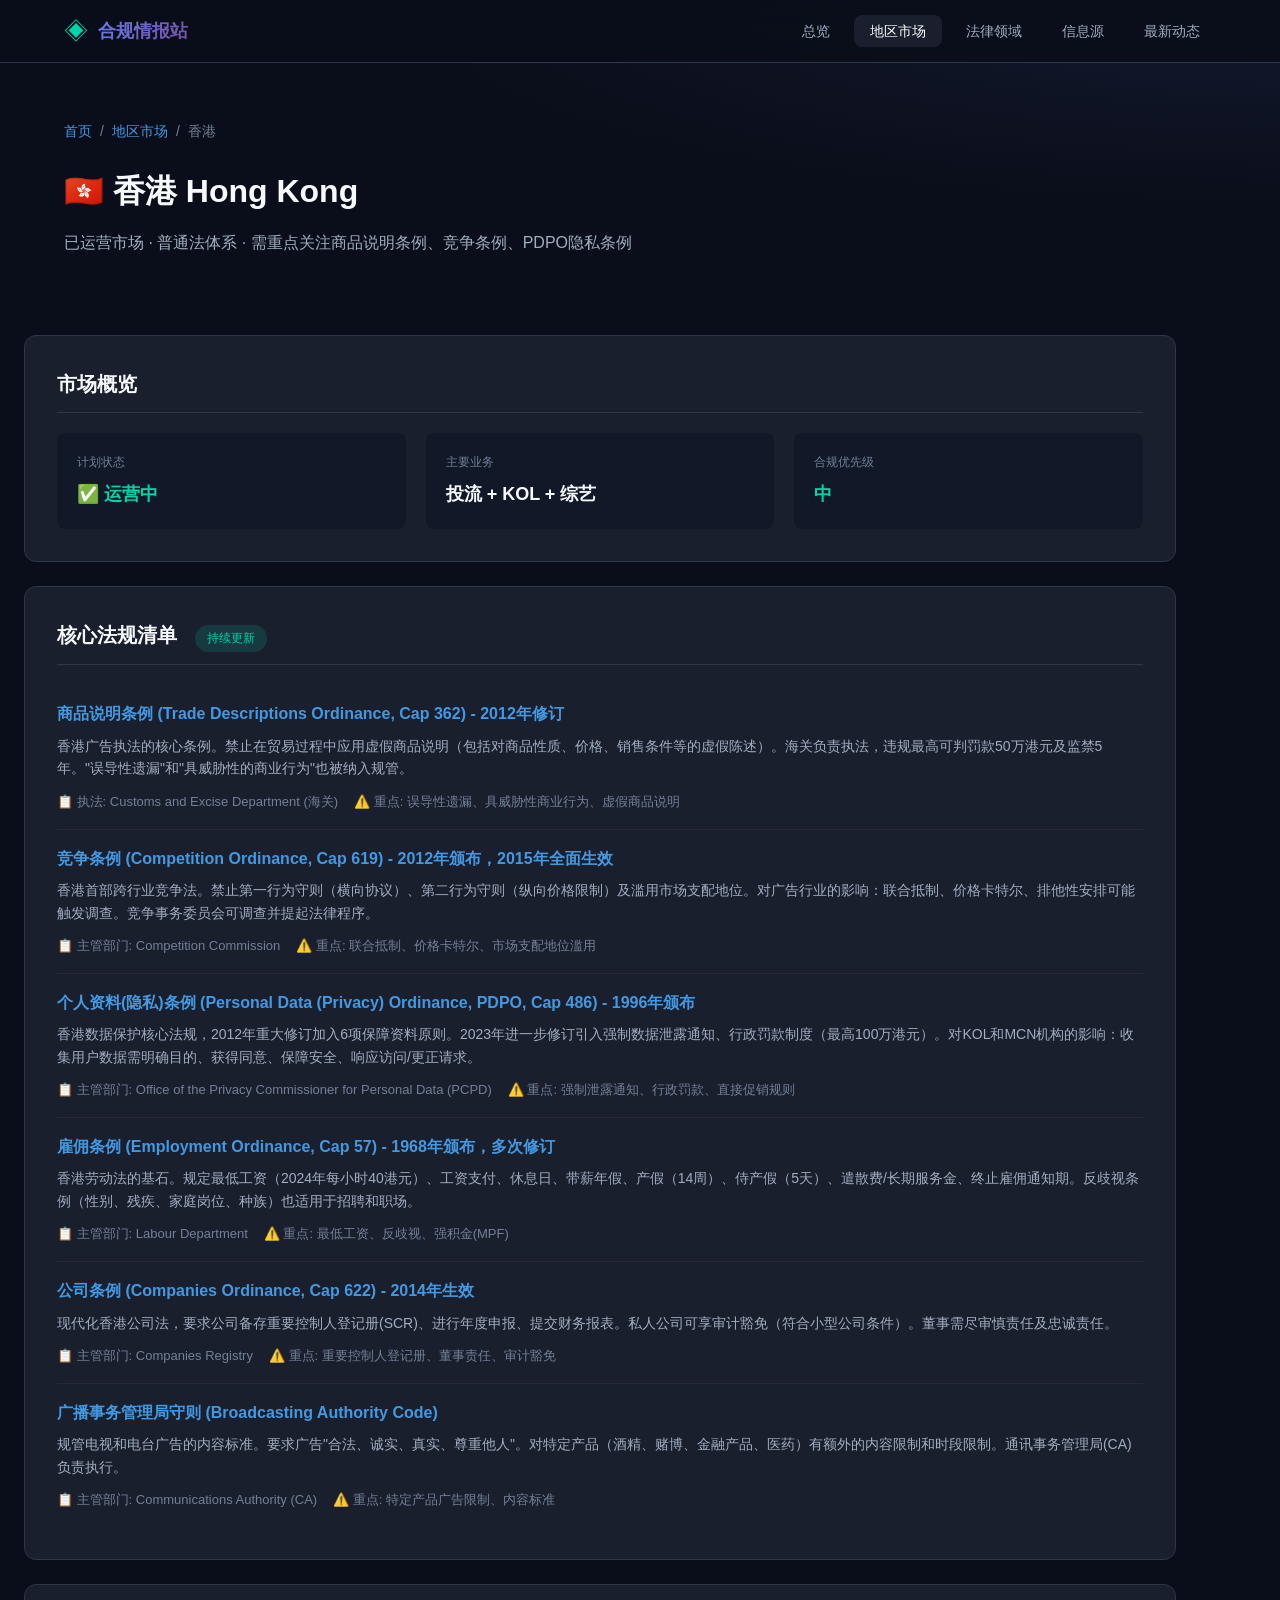
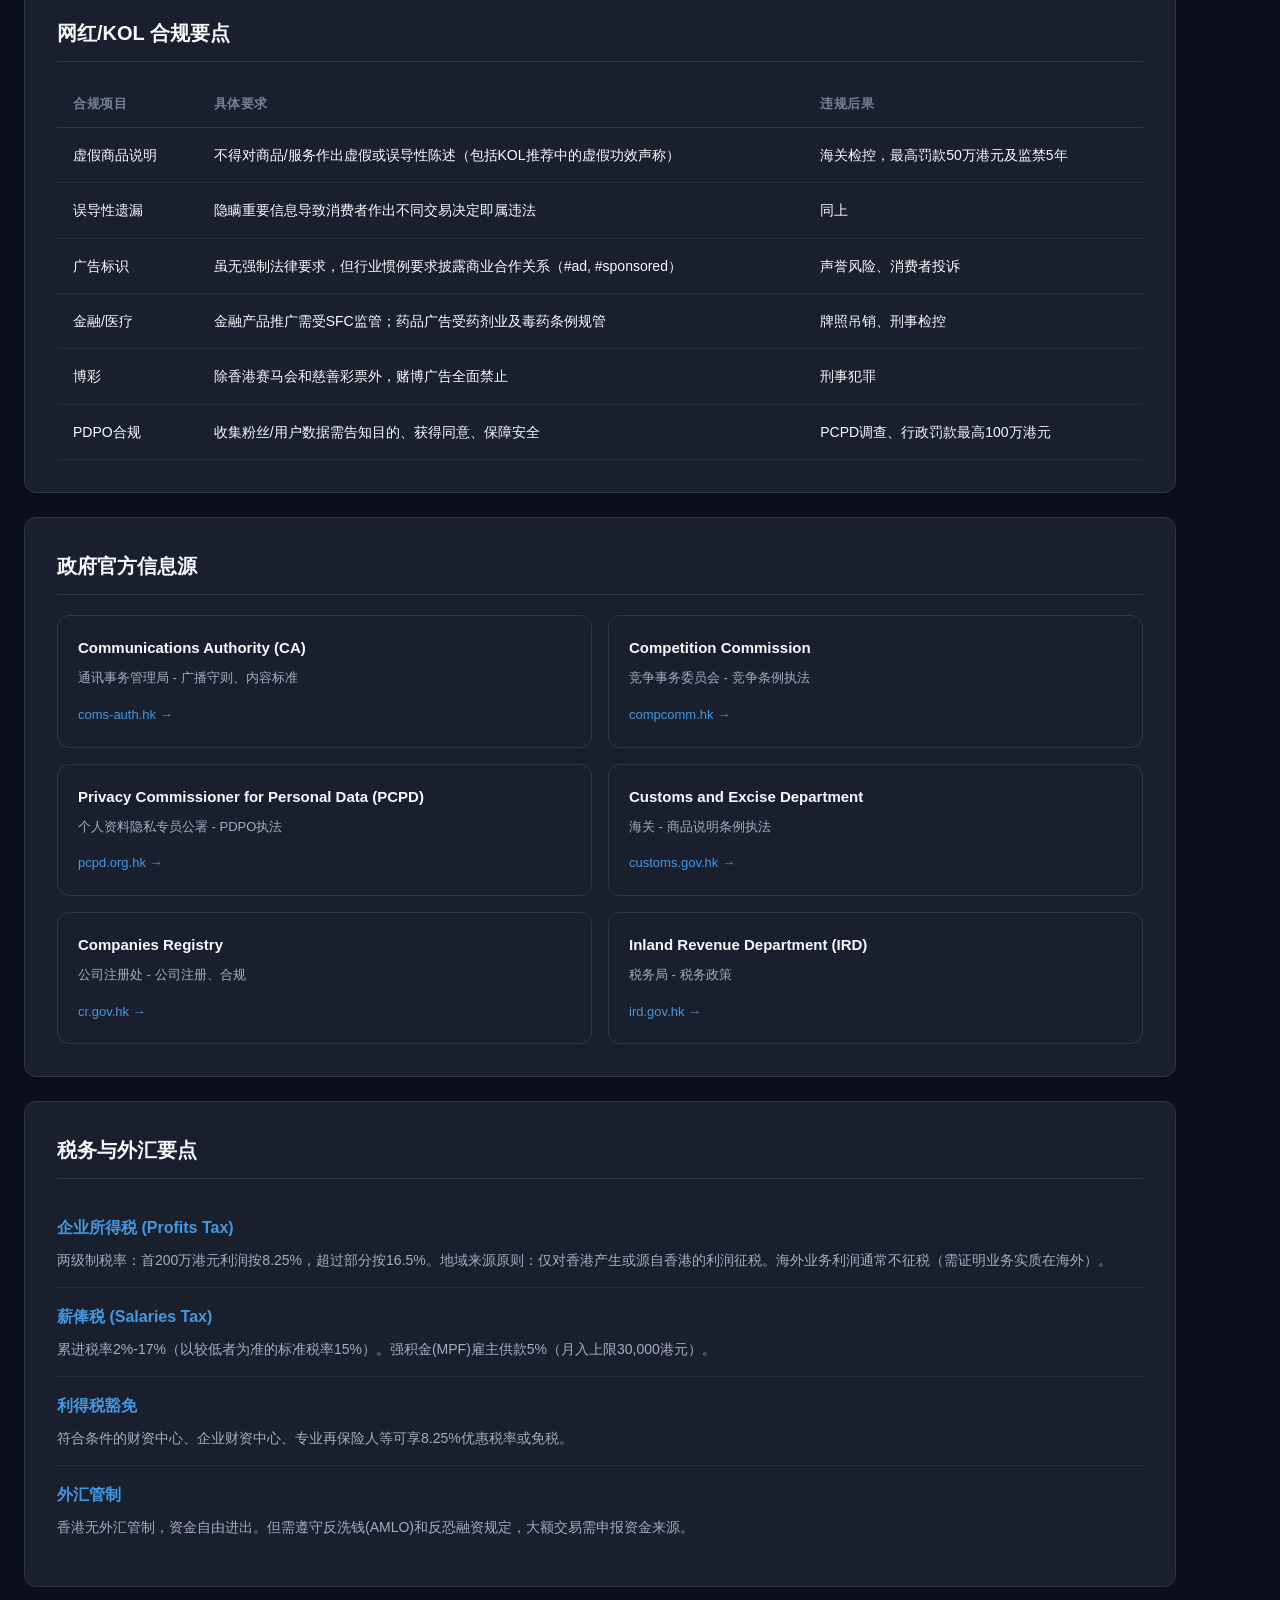
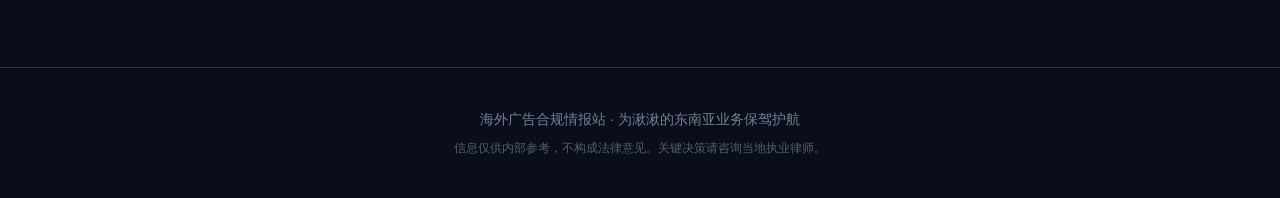
<file: pages/hongkong.html>
<!DOCTYPE html>
<html lang="zh-CN">
<head>
    <meta charset="UTF-8">
    <meta name="viewport" content="width=device-width, initial-scale=1.0">
    <title>香港市场 - 海外广告合规情报站</title>
    <link rel="stylesheet" href="../css/style.css">
    
</head>
<body>
    <nav class="navbar">
        <div class="container">
            <div class="nav-brand">
                <span class="logo">◈</span>
                <span class="brand-text">合规情报站</span>
            </div>
            <ul class="nav-menu">
                <li><a href="../index.html">总览</a></li>
                <li><a href="regions.html" class="active">地区市场</a></li>
                <li><a href="laws.html">法律领域</a></li>
                <li><a href="sources.html">信息源</a></li>
                <li><a href="updates.html">最新动态</a></li>
            </ul>
        </div>
    </nav>

    <header class="page-header">
        <div class="container">
            <div class="breadcrumb">
                <a href="../index.html">首页</a>
                <span>/</span>
                <a href="regions.html">地区市场</a>
                <span>/</span>
                <span>香港</span>
            </div>
            <h1>🇭🇰 香港 Hong Kong</h1>
            <p>已运营市场 · 普通法体系 · 需重点关注商品说明条例、竞争条例、PDPO隐私条例</p>
        </div>
    </header>

    <main class="container region-detail">
        <!-- 市场概览 -->
        <section class="law-section">
            <h3>市场概览</h3>
            <div style="display: grid; grid-template-columns: repeat(3, 1fr); gap: 20px; margin-top: 16px;">
                <div style="background: var(--bg-secondary); padding: 20px; border-radius: var(--radius-sm);">
                    <div style="font-size: 12px; color: var(--text-muted); margin-bottom: 8px;">计划状态</div>
                    <div style="font-size: 18px; font-weight: 600; color: var(--accent-cyan);">✅ 运营中</div>
                </div>
                <div style="background: var(--bg-secondary); padding: 20px; border-radius: var(--radius-sm);">
                    <div style="font-size: 12px; color: var(--text-muted); margin-bottom: 8px;">主要业务</div>
                    <div style="font-size: 18px; font-weight: 600;">投流 + KOL + 综艺</div>
                </div>
                <div style="background: var(--bg-secondary); padding: 20px; border-radius: var(--radius-sm);">
                    <div style="font-size: 12px; color: var(--text-muted); margin-bottom: 8px;">合规优先级</div>
                    <div style="font-size: 18px; font-weight: 600; color: var(--accent-cyan);">中</div>
                </div>
            </div>
        </section>

        <!-- 核心法规 -->
        <section class="law-section">
            <h3>核心法规清单 <span class="status-tag status-active">持续更新</span></h3>
            
            <div class="law-item">
                <h4>商品说明条例 (Trade Descriptions Ordinance, Cap 362) - 2012年修订</h4>
                <p>香港广告执法的核心条例。禁止在贸易过程中应用虚假商品说明（包括对商品性质、价格、销售条件等的虚假陈述）。海关负责执法，违规最高可判罚款50万港元及监禁5年。"误导性遗漏"和"具威胁性的商业行为"也被纳入规管。</p>
                <div class="meta">
                    <span>📋 执法: Customs and Excise Department (海关)</span>
                    <span>⚠️ 重点: 误导性遗漏、具威胁性商业行为、虚假商品说明</span>
                </div>
            </div>

            <div class="law-item">
                <h4>竞争条例 (Competition Ordinance, Cap 619) - 2012年颁布，2015年全面生效</h4>
                <p>香港首部跨行业竞争法。禁止第一行为守则（横向协议）、第二行为守则（纵向价格限制）及滥用市场支配地位。对广告行业的影响：联合抵制、价格卡特尔、排他性安排可能触发调查。竞争事务委员会可调查并提起法律程序。</p>
                <div class="meta">
                    <span>📋 主管部门: Competition Commission</span>
                    <span>⚠️ 重点: 联合抵制、价格卡特尔、市场支配地位滥用</span>
                </div>
            </div>

            <div class="law-item">
                <h4>个人资料(隐私)条例 (Personal Data (Privacy) Ordinance, PDPO, Cap 486) - 1996年颁布</h4>
                <p>香港数据保护核心法规，2012年重大修订加入6项保障资料原则。2023年进一步修订引入强制数据泄露通知、行政罚款制度（最高100万港元）。对KOL和MCN机构的影响：收集用户数据需明确目的、获得同意、保障安全、响应访问/更正请求。</p>
                <div class="meta">
                    <span>📋 主管部门: Office of the Privacy Commissioner for Personal Data (PCPD)</span>
                    <span>⚠️ 重点: 强制泄露通知、行政罚款、直接促销规则</span>
                </div>
            </div>

            <div class="law-item">
                <h4>雇佣条例 (Employment Ordinance, Cap 57) - 1968年颁布，多次修订</h4>
                <p>香港劳动法的基石。规定最低工资（2024年每小时40港元）、工资支付、休息日、带薪年假、产假（14周）、侍产假（5天）、遣散费/长期服务金、终止雇佣通知期。反歧视条例（性别、残疾、家庭岗位、种族）也适用于招聘和职场。</p>
                <div class="meta">
                    <span>📋 主管部门: Labour Department</span>
                    <span>⚠️ 重点: 最低工资、反歧视、强积金(MPF)</span>
                </div>
            </div>

            <div class="law-item">
                <h4>公司条例 (Companies Ordinance, Cap 622) - 2014年生效</h4>
                <p>现代化香港公司法，要求公司备存重要控制人登记册(SCR)、进行年度申报、提交财务报表。私人公司可享审计豁免（符合小型公司条件）。董事需尽审慎责任及忠诚责任。</p>
                <div class="meta">
                    <span>📋 主管部门: Companies Registry</span>
                    <span>⚠️ 重点: 重要控制人登记册、董事责任、审计豁免</span>
                </div>
            </div>

            <div class="law-item">
                <h4>广播事务管理局守则 (Broadcasting Authority Code)</h4>
                <p>规管电视和电台广告的内容标准。要求广告"合法、诚实、真实、尊重他人"。对特定产品（酒精、赌博、金融产品、医药）有额外的内容限制和时段限制。通讯事务管理局(CA)负责执行。</p>
                <div class="meta">
                    <span>📋 主管部门: Communications Authority (CA)</span>
                    <span>⚠️ 重点: 特定产品广告限制、内容标准</span>
                </div>
            </div>
        </section>

        <!-- KOL/网红合规 -->
        <section class="law-section">
            <h3>网红/KOL 合规要点</h3>
            <table class="data-table">
                <thead>
                    <tr>
                        <th>合规项目</th>
                        <th>具体要求</th>
                        <th>违规后果</th>
                    </tr>
                </thead>
                <tbody>
                    <tr>
                        <td>虚假商品说明</td>
                        <td>不得对商品/服务作出虚假或误导性陈述（包括KOL推荐中的虚假功效声称）</td>
                        <td>海关检控，最高罚款50万港元及监禁5年</td>
                    </tr>
                    <tr>
                        <td>误导性遗漏</td>
                        <td>隐瞒重要信息导致消费者作出不同交易决定即属违法</td>
                        <td>同上</td>
                    </tr>
                    <tr>
                        <td>广告标识</td>
                        <td>虽无强制法律要求，但行业惯例要求披露商业合作关系（#ad, #sponsored）</td>
                        <td>声誉风险、消费者投诉</td>
                    </tr>
                    <tr>
                        <td>金融/医疗</td>
                        <td>金融产品推广需受SFC监管；药品广告受药剂业及毒药条例规管</td>
                        <td>牌照吊销、刑事检控</td>
                    </tr>
                    <tr>
                        <td>博彩</td>
                        <td>除香港赛马会和慈善彩票外，赌博广告全面禁止</td>
                        <td>刑事犯罪</td>
                    </tr>
                    <tr>
                        <td>PDPO合规</td>
                        <td>收集粉丝/用户数据需告知目的、获得同意、保障安全</td>
                        <td>PCPD调查、行政罚款最高100万港元</td>
                    </tr>
                </tbody>
            </table>
        </section>

        <!-- 政府信息源 -->
        <section class="law-section">
            <h3>政府官方信息源</h3>
            <div class="source-list" style="display: grid; grid-template-columns: repeat(2, 1fr); gap: 16px; margin-top: 16px;">
                <div class="source-item">
                    <h4>Communications Authority (CA)</h4>
                    <p>通讯事务管理局 - 广播守则、内容标准</p>
                    <a href="https://www.coms-auth.hk" target="_blank">coms-auth.hk →</a>
                </div>
                <div class="source-item">
                    <h4>Competition Commission</h4>
                    <p>竞争事务委员会 - 竞争条例执法</p>
                    <a href="https://www.compcomm.hk" target="_blank">compcomm.hk →</a>
                </div>
                <div class="source-item">
                    <h4>Privacy Commissioner for Personal Data (PCPD)</h4>
                    <p>个人资料隐私专员公署 - PDPO执法</p>
                    <a href="https://www.pcpd.org.hk" target="_blank">pcpd.org.hk →</a>
                </div>
                <div class="source-item">
                    <h4>Customs and Excise Department</h4>
                    <p>海关 - 商品说明条例执法</p>
                    <a href="https://www.customs.gov.hk" target="_blank">customs.gov.hk →</a>
                </div>
                <div class="source-item">
                    <h4>Companies Registry</h4>
                    <p>公司注册处 - 公司注册、合规</p>
                    <a href="https://www.cr.gov.hk" target="_blank">cr.gov.hk →</a>
                </div>
                <div class="source-item">
                    <h4>Inland Revenue Department (IRD)</h4>
                    <p>税务局 - 税务政策</p>
                    <a href="https://www.ird.gov.hk" target="_blank">ird.gov.hk →</a>
                </div>
            </div>
        </section>

        <!-- 税务要点 -->
        <section class="law-section">
            <h3>税务与外汇要点</h3>
            <div class="law-item">
                <h4>企业所得税 (Profits Tax)</h4>
                <p>两级制税率：首200万港元利润按8.25%，超过部分按16.5%。地域来源原则：仅对香港产生或源自香港的利润征税。海外业务利润通常不征税（需证明业务实质在海外）。</p>
            </div>
            <div class="law-item">
                <h4>薪俸税 (Salaries Tax)</h4>
                <p>累进税率2%-17%（以较低者为准的标准税率15%）。强积金(MPF)雇主供款5%（月入上限30,000港元）。</p>
            </div>
            <div class="law-item">
                <h4>利得税豁免</h4>
                <p>符合条件的财资中心、企业财资中心、专业再保险人等可享8.25%优惠税率或免税。</p>
            </div>
            <div class="law-item">
                <h4>外汇管制</h4>
                <p>香港无外汇管制，资金自由进出。但需遵守反洗钱(AMLO)和反恐融资规定，大额交易需申报资金来源。</p>
            </div>
        </section>
    </main>

    <footer class="footer">
        <div class="container">
            <p>海外广告合规情报站 · 为湫湫的东南亚业务保驾护航</p>
            <p class="small">信息仅供内部参考，不构成法律意见。关键决策请咨询当地执业律师。</p>
        </div>
    </footer>
</body>
</html>
</file>
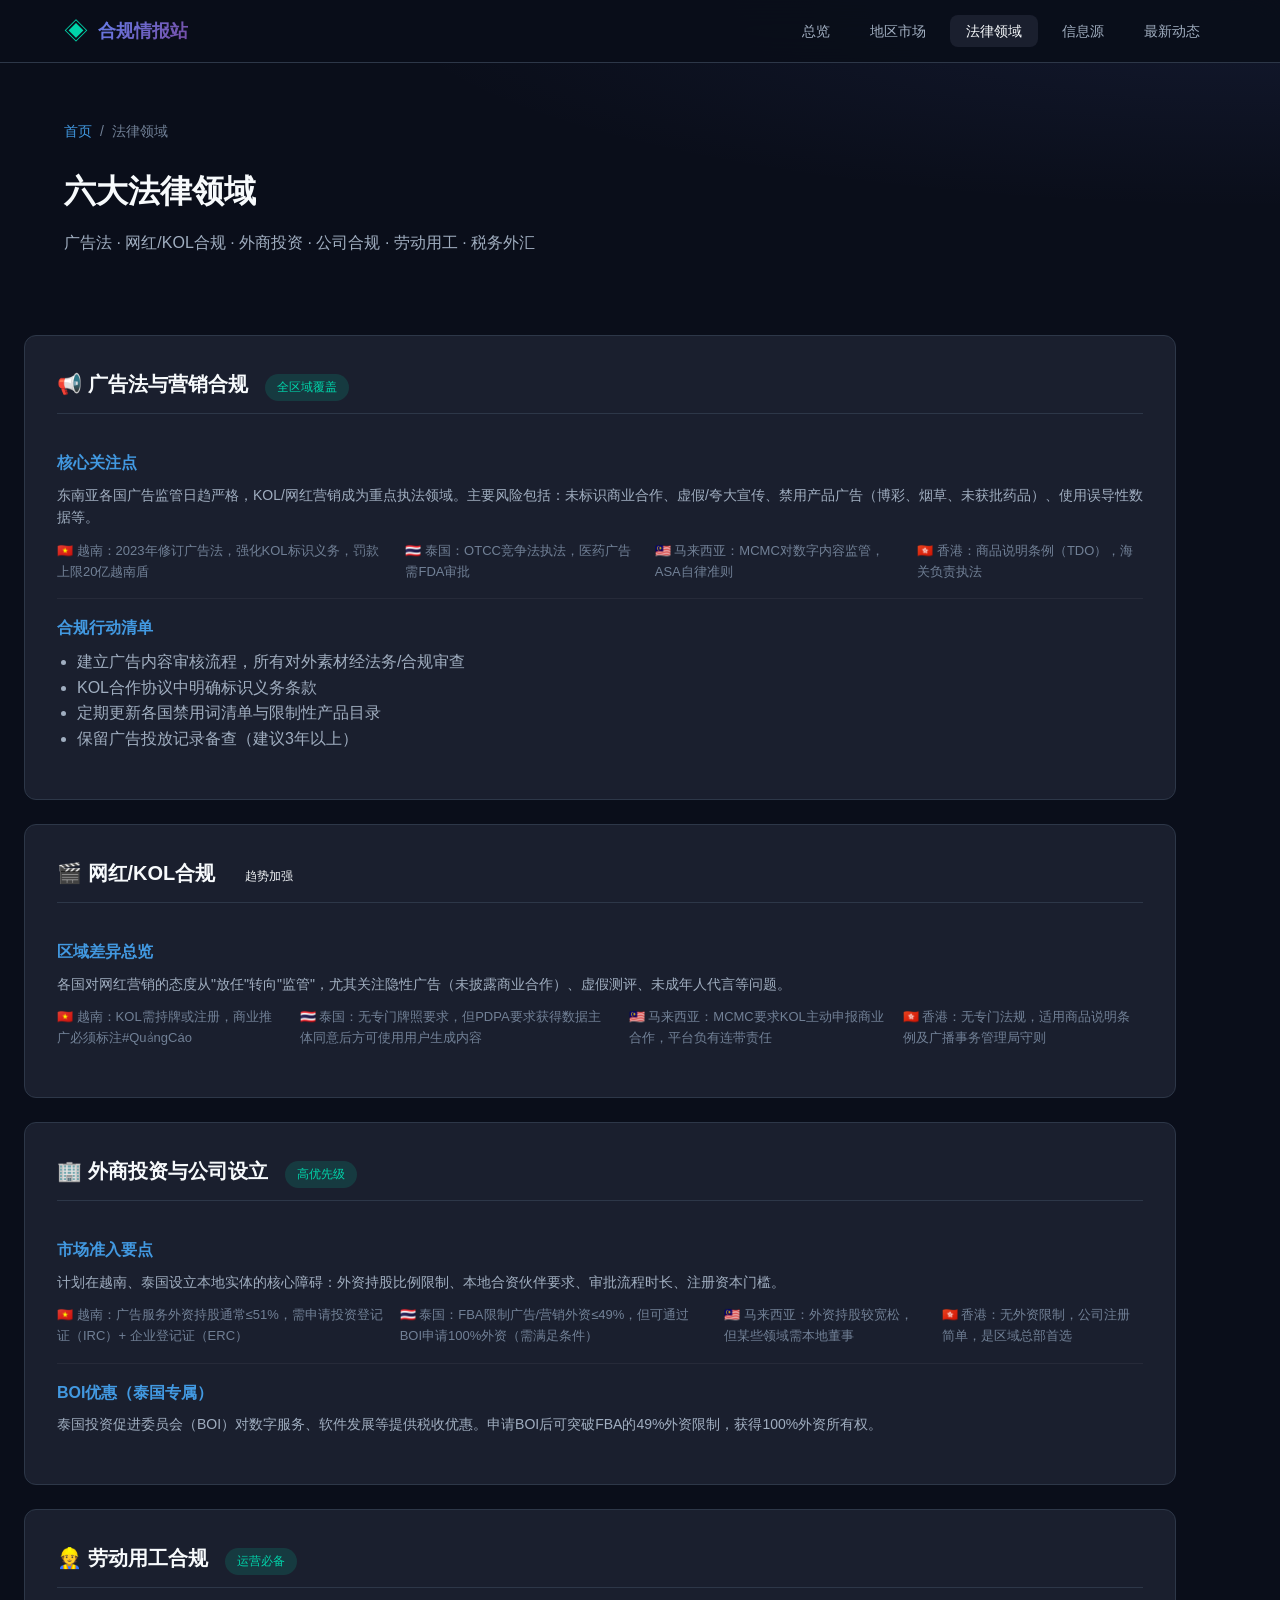
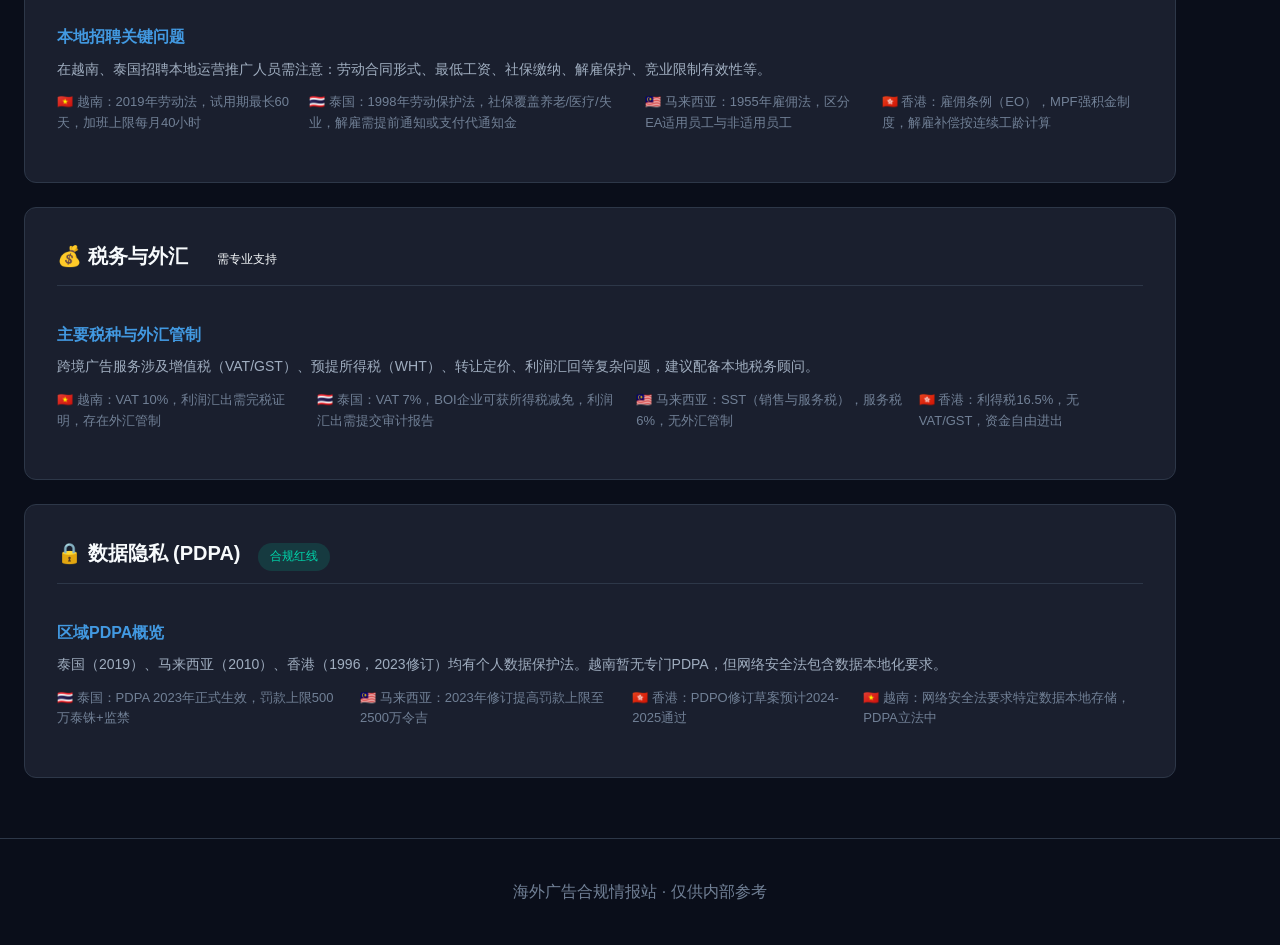
<file: pages/laws.html>
<!DOCTYPE html>
<html lang="zh-CN">
<head>
    <meta charset="UTF-8">
    <meta name="viewport" content="width=device-width, initial-scale=1.0">
    <title>法律领域 - 海外广告合规情报站</title>
    <link rel="stylesheet" href="../css/style.css">
</head>
<body>
    <nav class="navbar">
        <div class="container">
            <div class="nav-brand">
                <span class="logo">◈</span>
                <span class="brand-text">合规情报站</span>
            </div>
            <ul class="nav-menu">
                <li><a href="../index.html">总览</a></li>
                <li><a href="regions.html">地区市场</a></li>
                <li><a href="laws.html" class="active">法律领域</a></li>
                <li><a href="sources.html">信息源</a></li>
                <li><a href="updates.html">最新动态</a></li>
            </ul>
        </div>
    </nav>

    <header class="page-header">
        <div class="container">
            <div class="breadcrumb">
                <a href="../index.html">首页</a>
                <span>/</span>
                <span>法律领域</span>
            </div>
            <h1>六大法律领域</h1>
            <p>广告法 · 网红/KOL合规 · 外商投资 · 公司合规 · 劳动用工 · 税务外汇</p>
        </div>
    </header>

    <main class="container region-detail">
        <!-- 广告法 -->
        <section class="law-section">
            <h3>📢 广告法与营销合规 <span class="status-tag status-active">全区域覆盖</span></h3>
            <div class="law-item">
                <h4>核心关注点</h4>
                <p>东南亚各国广告监管日趋严格，KOL/网红营销成为重点执法领域。主要风险包括：未标识商业合作、虚假/夸大宣传、禁用产品广告（博彩、烟草、未获批药品）、使用误导性数据等。</p>
                <div class="meta">
                    <span>🇻🇳 越南：2023年修订广告法，强化KOL标识义务，罚款上限20亿越南盾</span>
                    <span>🇹🇭 泰国：OTCC竞争法执法，医药广告需FDA审批</span>
                    <span>🇲🇾 马来西亚：MCMC对数字内容监管，ASA自律准则</span>
                    <span>🇭🇰 香港：商品说明条例（TDO），海关负责执法</span>
                </div>
            </div>
            <div class="law-item">
                <h4>合规行动清单</h4>
                <ul style="margin-left: 20px; color: var(--text-secondary);">
                    <li>建立广告内容审核流程，所有对外素材经法务/合规审查</li>
                    <li>KOL合作协议中明确标识义务条款</li>
                    <li>定期更新各国禁用词清单与限制性产品目录</li>
                    <li>保留广告投放记录备查（建议3年以上）</li>
                </ul>
            </div>
        </section>

        <!-- KOL/网红合规 -->
        <section class="law-section">
            <h3>🎬 网红/KOL合规 <span class="status-tag status-warm">趋势加强</span></h3>
            <div class="law-item">
                <h4>区域差异总览</h4>
                <p>各国对网红营销的态度从"放任"转向"监管"，尤其关注隐性广告（未披露商业合作）、虚假测评、未成年人代言等问题。</p>
                <div class="meta">
                    <span>🇻🇳 越南：KOL需持牌或注册，商业推广必须标注#QuảngCáo</span>
                    <span>🇹🇭 泰国：无专门牌照要求，但PDPA要求获得数据主体同意后方可使用用户生成内容</span>
                    <span>🇲🇾 马来西亚：MCMC要求KOL主动申报商业合作，平台负有连带责任</span>
                    <span>🇭🇰 香港：无专门法规，适用商品说明条例及广播事务管理局守则</span>
                </div>
            </div>
        </section>

        <!-- 外商投资 -->
        <section class="law-section">
            <h3>🏢 外商投资与公司设立 <span class="status-tag status-active">高优先级</span></h3>
            <div class="law-item">
                <h4>市场准入要点</h4>
                <p>计划在越南、泰国设立本地实体的核心障碍：外资持股比例限制、本地合资伙伴要求、审批流程时长、注册资本门槛。</p>
                <div class="meta">
                    <span>🇻🇳 越南：广告服务外资持股通常≤51%，需申请投资登记证（IRC）+ 企业登记证（ERC）</span>
                    <span>🇹🇭 泰国：FBA限制广告/营销外资≤49%，但可通过BOI申请100%外资（需满足条件）</span>
                    <span>🇲🇾 马来西亚：外资持股较宽松，但某些领域需本地董事</span>
                    <span>🇭🇰 香港：无外资限制，公司注册简单，是区域总部首选</span>
                </div>
            </div>
            <div class="law-item">
                <h4>BOI优惠（泰国专属）</h4>
                <p>泰国投资促进委员会（BOI）对数字服务、软件发展等提供税收优惠。申请BOI后可突破FBA的49%外资限制，获得100%外资所有权。</p>
            </div>
        </section>

        <!-- 劳动用工 -->
        <section class="law-section">
            <h3>👷 劳动用工合规 <span class="status-tag status-active">运营必备</span></h3>
            <div class="law-item">
                <h4>本地招聘关键问题</h4>
                <p>在越南、泰国招聘本地运营推广人员需注意：劳动合同形式、最低工资、社保缴纳、解雇保护、竞业限制有效性等。</p>
                <div class="meta">
                    <span>🇻🇳 越南：2019年劳动法，试用期最长60天，加班上限每月40小时</span>
                    <span>🇹🇭 泰国：1998年劳动保护法，社保覆盖养老/医疗/失业，解雇需提前通知或支付代通知金</span>
                    <span>🇲🇾 马来西亚：1955年雇佣法，区分EA适用员工与非适用员工</span>
                    <span>🇭🇰 香港：雇佣条例（EO），MPF强积金制度，解雇补偿按连续工龄计算</span>
                </div>
            </div>
        </section>

        <!-- 税务外汇 -->
        <section class="law-section">
            <h3>💰 税务与外汇 <span class="status-tag status-warm">需专业支持</span></h3>
            <div class="law-item">
                <h4>主要税种与外汇管制</h4>
                <p>跨境广告服务涉及增值税（VAT/GST）、预提所得税（WHT）、转让定价、利润汇回等复杂问题，建议配备本地税务顾问。</p>
                <div class="meta">
                    <span>🇻🇳 越南：VAT 10%，利润汇出需完税证明，存在外汇管制</span>
                    <span>🇹🇭 泰国：VAT 7%，BOI企业可获所得税减免，利润汇出需提交审计报告</span>
                    <span>🇲🇾 马来西亚：SST（销售与服务税），服务税6%，无外汇管制</span>
                    <span>🇭🇰 香港：利得税16.5%，无VAT/GST，资金自由进出</span>
                </div>
            </div>
        </section>

        <!-- 数据隐私 -->
        <section class="law-section">
            <h3>🔒 数据隐私 (PDPA) <span class="status-tag status-active">合规红线</span></h3>
            <div class="law-item">
                <h4>区域PDPA概览</h4>
                <p>泰国（2019）、马来西亚（2010）、香港（1996，2023修订）均有个人数据保护法。越南暂无专门PDPA，但网络安全法包含数据本地化要求。</p>
                <div class="meta">
                    <span>🇹🇭 泰国：PDPA 2023年正式生效，罚款上限500万泰铢+监禁</span>
                    <span>🇲🇾 马来西亚：2023年修订提高罚款上限至2500万令吉</span>
                    <span>🇭🇰 香港：PDPO修订草案预计2024-2025通过</span>
                    <span>🇻🇳 越南：网络安全法要求特定数据本地存储，PDPA立法中</span>
                </div>
            </div>
        </section>
    </main>

    <footer style="text-align: center; padding: 40px 0; color: var(--text-muted); border-top: 1px solid var(--border-color); margin-top: 60px;">
        <p>海外广告合规情报站 · 仅供内部参考</p>
    </footer>
</body>
</html>
</file>
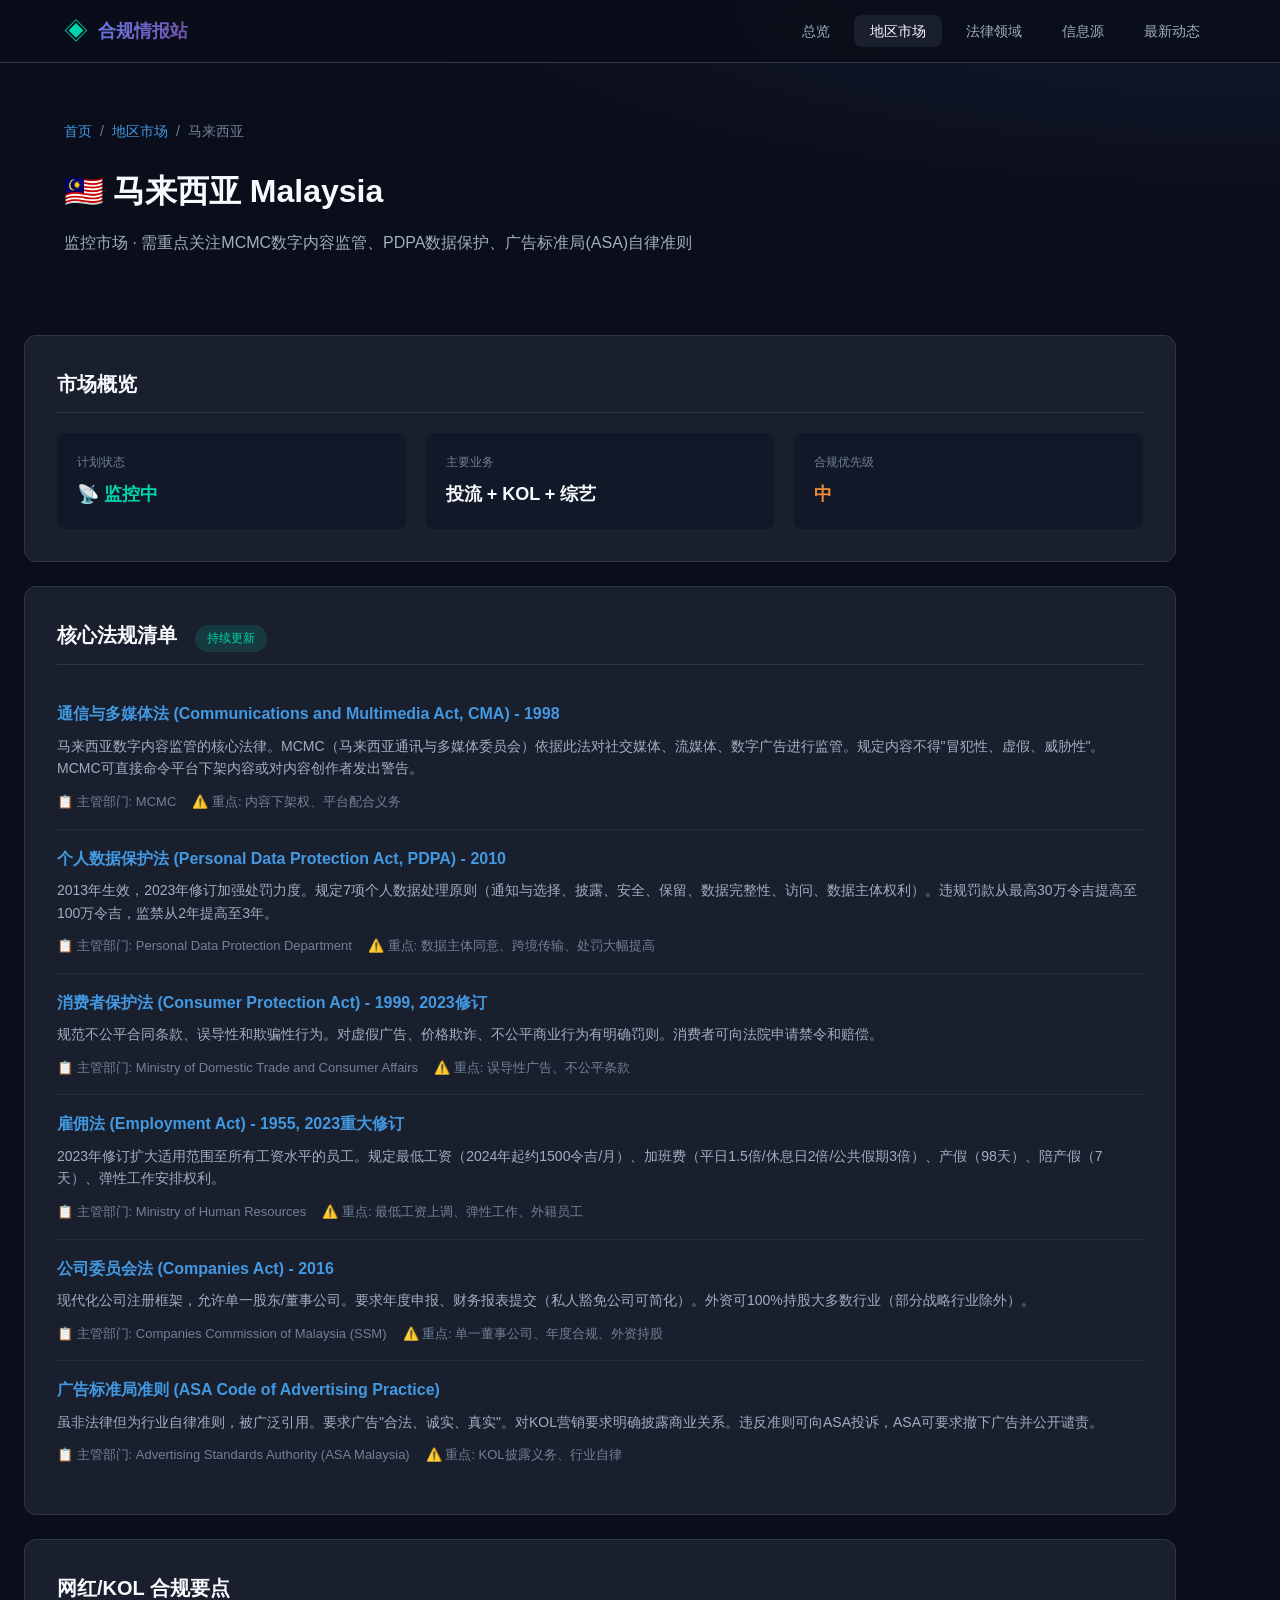
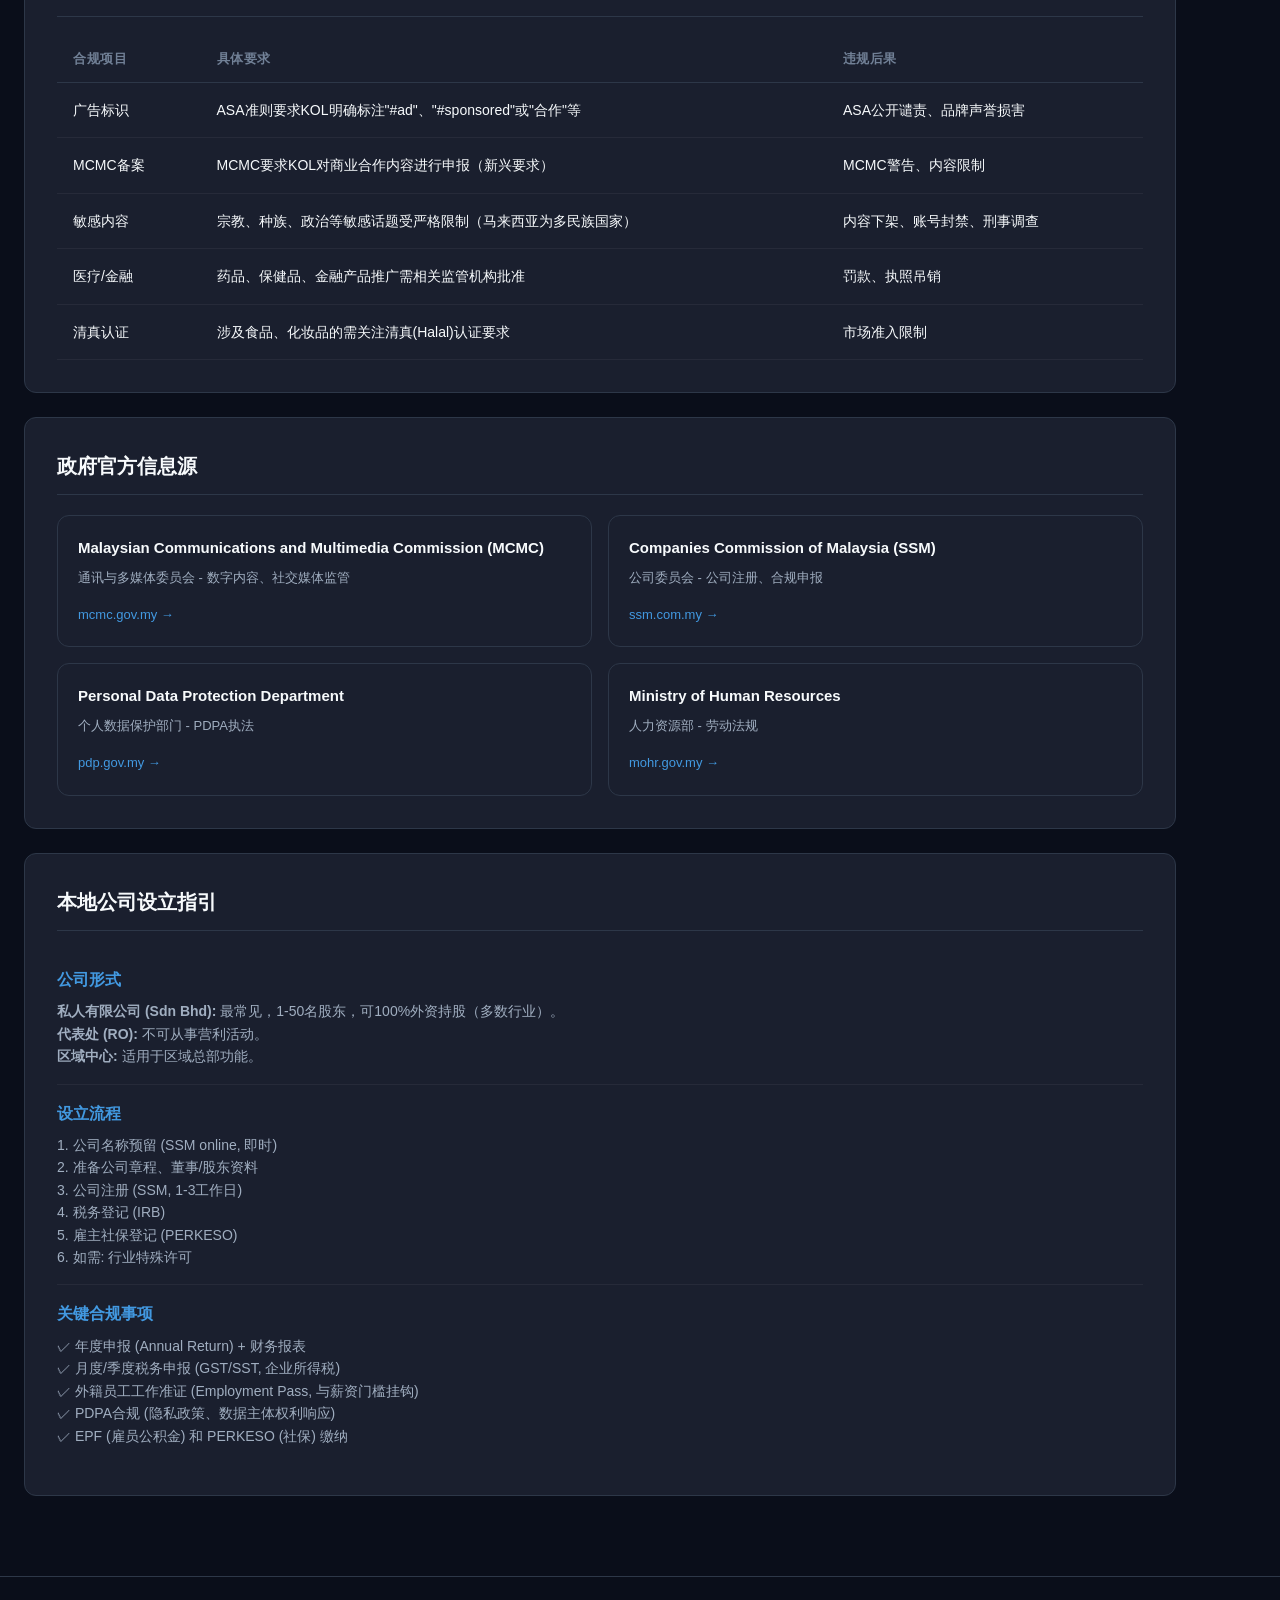
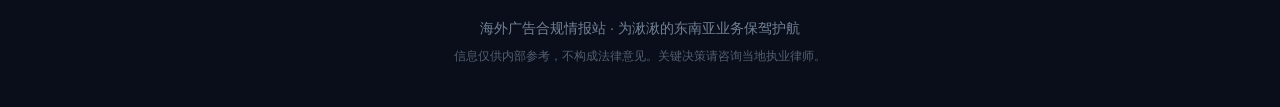
<file: pages/malaysia.html>
<!DOCTYPE html>
<html lang="zh-CN">
<head>
    <meta charset="UTF-8">
    <meta name="viewport" content="width=device-width, initial-scale=1.0">
    <title>马来西亚市场 - 海外广告合规情报站</title>
    <link rel="stylesheet" href="../css/style.css">
    
</head>
<body>
    <nav class="navbar">
        <div class="container">
            <div class="nav-brand">
                <span class="logo">◈</span>
                <span class="brand-text">合规情报站</span>
            </div>
            <ul class="nav-menu">
                <li><a href="../index.html">总览</a></li>
                <li><a href="regions.html" class="active">地区市场</a></li>
                <li><a href="laws.html">法律领域</a></li>
                <li><a href="sources.html">信息源</a></li>
                <li><a href="updates.html">最新动态</a></li>
            </ul>
        </div>
    </nav>

    <header class="page-header">
        <div class="container">
            <div class="breadcrumb">
                <a href="../index.html">首页</a>
                <span>/</span>
                <a href="regions.html">地区市场</a>
                <span>/</span>
                <span>马来西亚</span>
            </div>
            <h1>🇲🇾 马来西亚 Malaysia</h1>
            <p>监控市场 · 需重点关注MCMC数字内容监管、PDPA数据保护、广告标准局(ASA)自律准则</p>
        </div>
    </header>

    <main class="container region-detail">
        <!-- 市场概览 -->
        <section class="law-section">
            <h3>市场概览</h3>
            <div style="display: grid; grid-template-columns: repeat(3, 1fr); gap: 20px; margin-top: 16px;">
                <div style="background: var(--bg-secondary); padding: 20px; border-radius: var(--radius-sm);">
                    <div style="font-size: 12px; color: var(--text-muted); margin-bottom: 8px;">计划状态</div>
                    <div style="font-size: 18px; font-weight: 600; color: var(--accent-cyan);">📡 监控中</div>
                </div>
                <div style="background: var(--bg-secondary); padding: 20px; border-radius: var(--radius-sm);">
                    <div style="font-size: 12px; color: var(--text-muted); margin-bottom: 8px;">主要业务</div>
                    <div style="font-size: 18px; font-weight: 600;">投流 + KOL + 综艺</div>
                </div>
                <div style="background: var(--bg-secondary); padding: 20px; border-radius: var(--radius-sm);">
                    <div style="font-size: 12px; color: var(--text-muted); margin-bottom: 8px;">合规优先级</div>
                    <div style="font-size: 18px; font-weight: 600; color: var(--accent-orange);">中</div>
                </div>
            </div>
        </section>

        <!-- 核心法规 -->
        <section class="law-section">
            <h3>核心法规清单 <span class="status-tag status-active">持续更新</span></h3>
            
            <div class="law-item">
                <h4>通信与多媒体法 (Communications and Multimedia Act, CMA) - 1998</h4>
                <p>马来西亚数字内容监管的核心法律。MCMC（马来西亚通讯与多媒体委员会）依据此法对社交媒体、流媒体、数字广告进行监管。规定内容不得"冒犯性、虚假、威胁性"。MCMC可直接命令平台下架内容或对内容创作者发出警告。</p>
                <div class="meta">
                    <span>📋 主管部门: MCMC</span>
                    <span>⚠️ 重点: 内容下架权、平台配合义务</span>
                </div>
            </div>

            <div class="law-item">
                <h4>个人数据保护法 (Personal Data Protection Act, PDPA) - 2010</h4>
                <p>2013年生效，2023年修订加强处罚力度。规定7项个人数据处理原则（通知与选择、披露、安全、保留、数据完整性、访问、数据主体权利）。违规罚款从最高30万令吉提高至100万令吉，监禁从2年提高至3年。</p>
                <div class="meta">
                    <span>📋 主管部门: Personal Data Protection Department</span>
                    <span>⚠️ 重点: 数据主体同意、跨境传输、处罚大幅提高</span>
                </div>
            </div>

            <div class="law-item">
                <h4>消费者保护法 (Consumer Protection Act) - 1999, 2023修订</h4>
                <p>规范不公平合同条款、误导性和欺骗性行为。对虚假广告、价格欺诈、不公平商业行为有明确罚则。消费者可向法院申请禁令和赔偿。</p>
                <div class="meta">
                    <span>📋 主管部门: Ministry of Domestic Trade and Consumer Affairs</span>
                    <span>⚠️ 重点: 误导性广告、不公平条款</span>
                </div>
            </div>

            <div class="law-item">
                <h4>雇佣法 (Employment Act) - 1955, 2023重大修订</h4>
                <p>2023年修订扩大适用范围至所有工资水平的员工。规定最低工资（2024年起约1500令吉/月）、加班费（平日1.5倍/休息日2倍/公共假期3倍）、产假（98天）、陪产假（7天）、弹性工作安排权利。</p>
                <div class="meta">
                    <span>📋 主管部门: Ministry of Human Resources</span>
                    <span>⚠️ 重点: 最低工资上调、弹性工作、外籍员工</span>
                </div>
            </div>

            <div class="law-item">
                <h4>公司委员会法 (Companies Act) - 2016</h4>
                <p>现代化公司注册框架，允许单一股东/董事公司。要求年度申报、财务报表提交（私人豁免公司可简化）。外资可100%持股大多数行业（部分战略行业除外）。</p>
                <div class="meta">
                    <span>📋 主管部门: Companies Commission of Malaysia (SSM)</span>
                    <span>⚠️ 重点: 单一董事公司、年度合规、外资持股</span>
                </div>
            </div>

            <div class="law-item">
                <h4>广告标准局准则 (ASA Code of Advertising Practice)</h4>
                <p>虽非法律但为行业自律准则，被广泛引用。要求广告"合法、诚实、真实"。对KOL营销要求明确披露商业关系。违反准则可向ASA投诉，ASA可要求撤下广告并公开谴责。</p>
                <div class="meta">
                    <span>📋 主管部门: Advertising Standards Authority (ASA Malaysia)</span>
                    <span>⚠️ 重点: KOL披露义务、行业自律</span>
                </div>
            </div>
        </section>

        <!-- KOL/网红合规 -->
        <section class="law-section">
            <h3>网红/KOL 合规要点</h3>
            <table class="data-table">
                <thead>
                    <tr>
                        <th>合规项目</th>
                        <th>具体要求</th>
                        <th>违规后果</th>
                    </tr>
                </thead>
                <tbody>
                    <tr>
                        <td>广告标识</td>
                        <td>ASA准则要求KOL明确标注"#ad"、"#sponsored"或"合作"等</td>
                        <td>ASA公开谴责、品牌声誉损害</td>
                    </tr>
                    <tr>
                        <td>MCMC备案</td>
                        <td>MCMC要求KOL对商业合作内容进行申报（新兴要求）</td>
                        <td>MCMC警告、内容限制</td>
                    </tr>
                    <tr>
                        <td>敏感内容</td>
                        <td>宗教、种族、政治等敏感话题受严格限制（马来西亚为多民族国家）</td>
                        <td>内容下架、账号封禁、刑事调查</td>
                    </tr>
                    <tr>
                        <td>医疗/金融</td>
                        <td>药品、保健品、金融产品推广需相关监管机构批准</td>
                        <td>罚款、执照吊销</td>
                    </tr>
                    <tr>
                        <td>清真认证</td>
                        <td>涉及食品、化妆品的需关注清真(Halal)认证要求</td>
                        <td>市场准入限制</td>
                    </tr>
                </tbody>
            </table>
        </section>

        <!-- 政府信息源 -->
        <section class="law-section">
            <h3>政府官方信息源</h3>
            <div class="source-list" style="display: grid; grid-template-columns: repeat(2, 1fr); gap: 16px; margin-top: 16px;">
                <div class="source-item">
                    <h4>Malaysian Communications and Multimedia Commission (MCMC)</h4>
                    <p>通讯与多媒体委员会 - 数字内容、社交媒体监管</p>
                    <a href="https://www.mcmc.gov.my" target="_blank">mcmc.gov.my →</a>
                </div>
                <div class="source-item">
                    <h4>Companies Commission of Malaysia (SSM)</h4>
                    <p>公司委员会 - 公司注册、合规申报</p>
                    <a href="https://www.ssm.com.my" target="_blank">ssm.com.my →</a>
                </div>
                <div class="source-item">
                    <h4>Personal Data Protection Department</h4>
                    <p>个人数据保护部门 - PDPA执法</p>
                    <a href="https://www.pdp.gov.my" target="_blank">pdp.gov.my →</a>
                </div>
                <div class="source-item">
                    <h4>Ministry of Human Resources</h4>
                    <p>人力资源部 - 劳动法规</p>
                    <a href="https://www.mohr.gov.my" target="_blank">mohr.gov.my →</a>
                </div>
            </div>
        </section>

        <!-- 设立公司指引 -->
        <section class="law-section">
            <h3>本地公司设立指引</h3>
            <div class="law-item">
                <h4>公司形式</h4>
                <p><strong>私人有限公司 (Sdn Bhd):</strong> 最常见，1-50名股东，可100%外资持股（多数行业）。<br>
                <strong>代表处 (RO):</strong> 不可从事营利活动。<br>
                <strong>区域中心:</strong> 适用于区域总部功能。</p>
            </div>
            <div class="law-item">
                <h4>设立流程</h4>
                <p>1. 公司名称预留 (SSM online, 即时)<br>
                2. 准备公司章程、董事/股东资料<br>
                3. 公司注册 (SSM, 1-3工作日)<br>
                4. 税务登记 (IRB)<br>
                5. 雇主社保登记 (PERKESO)<br>
                6. 如需: 行业特殊许可</p>
            </div>
            <div class="law-item">
                <h4>关键合规事项</h4>
                <p>✓ 年度申报 (Annual Return) + 财务报表<br>
                ✓ 月度/季度税务申报 (GST/SST, 企业所得税)<br>
                ✓ 外籍员工工作准证 (Employment Pass, 与薪资门槛挂钩)<br>
                ✓ PDPA合规 (隐私政策、数据主体权利响应)<br>
                ✓ EPF (雇员公积金) 和 PERKESO (社保) 缴纳</p>
            </div>
        </section>
    </main>

    <footer class="footer">
        <div class="container">
            <p>海外广告合规情报站 · 为湫湫的东南亚业务保驾护航</p>
            <p class="small">信息仅供内部参考，不构成法律意见。关键决策请咨询当地执业律师。</p>
        </div>
    </footer>
</body>
</html>
</file>
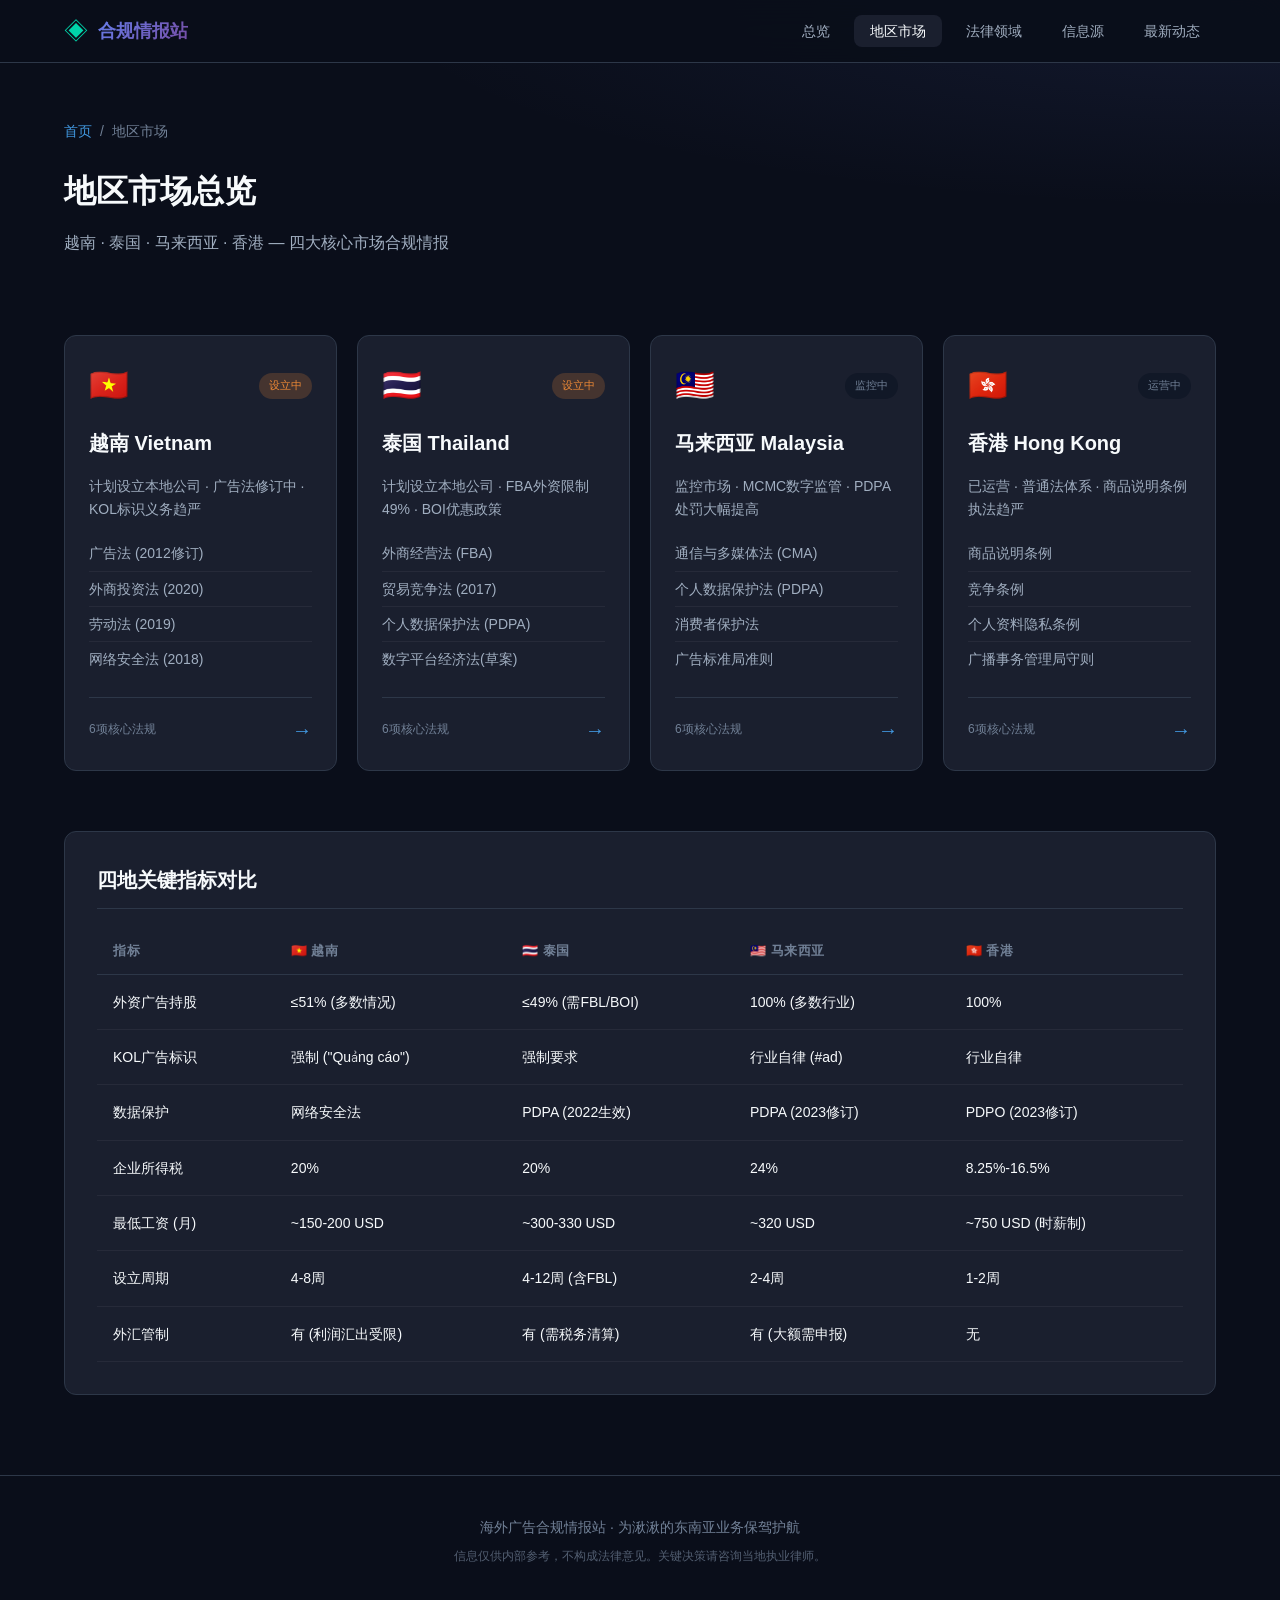
<file: pages/regions.html>
<!DOCTYPE html>
<html lang="zh-CN">
<head>
    <meta charset="UTF-8">
    <meta name="viewport" content="width=device-width, initial-scale=1.0">
    <title>地区市场 - 海外广告合规情报站</title>
    <link rel="stylesheet" href="../css/style.css">
    
</head>
<body>
    <nav class="navbar">
        <div class="container">
            <div class="nav-brand">
                <span class="logo">◈</span>
                <span class="brand-text">合规情报站</span>
            </div>
            <ul class="nav-menu">
                <li><a href="../index.html">总览</a></li>
                <li><a href="regions.html" class="active">地区市场</a></li>
                <li><a href="laws.html">法律领域</a></li>
                <li><a href="sources.html">信息源</a></li>
                <li><a href="updates.html">最新动态</a></li>
            </ul>
        </div>
    </nav>

    <header class="page-header">
        <div class="container">
            <div class="breadcrumb">
                <a href="../index.html">首页</a>
                <span>/</span>
                <span>地区市场</span>
            </div>
            <h1>地区市场总览</h1>
            <p>越南 · 泰国 · 马来西亚 · 香港 — 四大核心市场合规情报</p>
        </div>
    </header>

    <main class="container">
        <div class="cards" style="margin-top: 40px;">
            <a href="vietnam.html" class="card region-card vn">
                <div class="card-header">
                    <span class="flag">🇻🇳</span>
                    <span class="badge hot">设立中</span>
                </div>
                <h3>越南 Vietnam</h3>
                <p style="color: var(--text-secondary); font-size: 14px; margin-bottom: 16px;">计划设立本地公司 · 广告法修订中 · KOL标识义务趋严</p>
                <ul class="quick-links">
                    <li>广告法 (2012修订)</li>
                    <li>外商投资法 (2020)</li>
                    <li>劳动法 (2019)</li>
                    <li>网络安全法 (2018)</li>
                </ul>
                <div class="card-footer">
                    <span class="update-time">6项核心法规</span>
                    <span class="arrow">→</span>
                </div>
            </a>

            <a href="thailand.html" class="card region-card th">
                <div class="card-header">
                    <span class="flag">🇹🇭</span>
                    <span class="badge hot">设立中</span>
                </div>
                <h3>泰国 Thailand</h3>
                <p style="color: var(--text-secondary); font-size: 14px; margin-bottom: 16px;">计划设立本地公司 · FBA外资限制49% · BOI优惠政策</p>
                <ul class="quick-links">
                    <li>外商经营法 (FBA)</li>
                    <li>贸易竞争法 (2017)</li>
                    <li>个人数据保护法 (PDPA)</li>
                    <li>数字平台经济法(草案)</li>
                </ul>
                <div class="card-footer">
                    <span class="update-time">6项核心法规</span>
                    <span class="arrow">→</span>
                </div>
            </a>

            <a href="malaysia.html" class="card region-card my">
                <div class="card-header">
                    <span class="flag">🇲🇾</span>
                    <span class="badge">监控中</span>
                </div>
                <h3>马来西亚 Malaysia</h3>
                <p style="color: var(--text-secondary); font-size: 14px; margin-bottom: 16px;">监控市场 · MCMC数字监管 · PDPA处罚大幅提高</p>
                <ul class="quick-links">
                    <li>通信与多媒体法 (CMA)</li>
                    <li>个人数据保护法 (PDPA)</li>
                    <li>消费者保护法</li>
                    <li>广告标准局准则</li>
                </ul>
                <div class="card-footer">
                    <span class="update-time">6项核心法规</span>
                    <span class="arrow">→</span>
                </div>
            </a>

            <a href="hongkong.html" class="card region-card hk">
                <div class="card-header">
                    <span class="flag">🇭🇰</span>
                    <span class="badge">运营中</span>
                </div>
                <h3>香港 Hong Kong</h3>
                <p style="color: var(--text-secondary); font-size: 14px; margin-bottom: 16px;">已运营 · 普通法体系 · 商品说明条例执法趋严</p>
                <ul class="quick-links">
                    <li>商品说明条例</li>
                    <li>竞争条例</li>
                    <li>个人资料隐私条例</li>
                    <li>广播事务管理局守则</li>
                </ul>
                <div class="card-footer">
                    <span class="update-time">6项核心法规</span>
                    <span class="arrow">→</span>
                </div>
            </a>
        </div>

        <!-- 对比表 -->
        <section class="law-section" style="margin-top: 60px;">
            <h3>四地关键指标对比</h3>
            <table class="data-table">
                <thead>
                    <tr>
                        <th>指标</th>
                        <th>🇻🇳 越南</th>
                        <th>🇹🇭 泰国</th>
                        <th>🇲🇾 马来西亚</th>
                        <th>🇭🇰 香港</th>
                    </tr>
                </thead>
                <tbody>
                    <tr>
                        <td>外资广告持股</td>
                        <td>≤51% (多数情况)</td>
                        <td>≤49% (需FBL/BOI)</td>
                        <td>100% (多数行业)</td>
                        <td>100%</td>
                    </tr>
                    <tr>
                        <td>KOL广告标识</td>
                        <td>强制 ("Quảng cáo")</td>
                        <td>强制要求</td>
                        <td>行业自律 (#ad)</td>
                        <td>行业自律</td>
                    </tr>
                    <tr>
                        <td>数据保护</td>
                        <td>网络安全法</td>
                        <td>PDPA (2022生效)</td>
                        <td>PDPA (2023修订)</td>
                        <td>PDPO (2023修订)</td>
                    </tr>
                    <tr>
                        <td>企业所得税</td>
                        <td>20%</td>
                        <td>20%</td>
                        <td>24%</td>
                        <td>8.25%-16.5%</td>
                    </tr>
                    <tr>
                        <td>最低工资 (月)</td>
                        <td>~150-200 USD</td>
                        <td>~300-330 USD</td>
                        <td>~320 USD</td>
                        <td>~750 USD (时薪制)</td>
                    </tr>
                    <tr>
                        <td>设立周期</td>
                        <td>4-8周</td>
                        <td>4-12周 (含FBL)</td>
                        <td>2-4周</td>
                        <td>1-2周</td>
                    </tr>
                    <tr>
                        <td>外汇管制</td>
                        <td>有 (利润汇出受限)</td>
                        <td>有 (需税务清算)</td>
                        <td>有 (大额需申报)</td>
                        <td>无</td>
                    </tr>
                </tbody>
            </table>
        </section>
    </main>

    <footer class="footer">
        <div class="container">
            <p>海外广告合规情报站 · 为湫湫的东南亚业务保驾护航</p>
            <p class="small">信息仅供内部参考，不构成法律意见。关键决策请咨询当地执业律师。</p>
        </div>
    </footer>
</body>
</html>
</file>
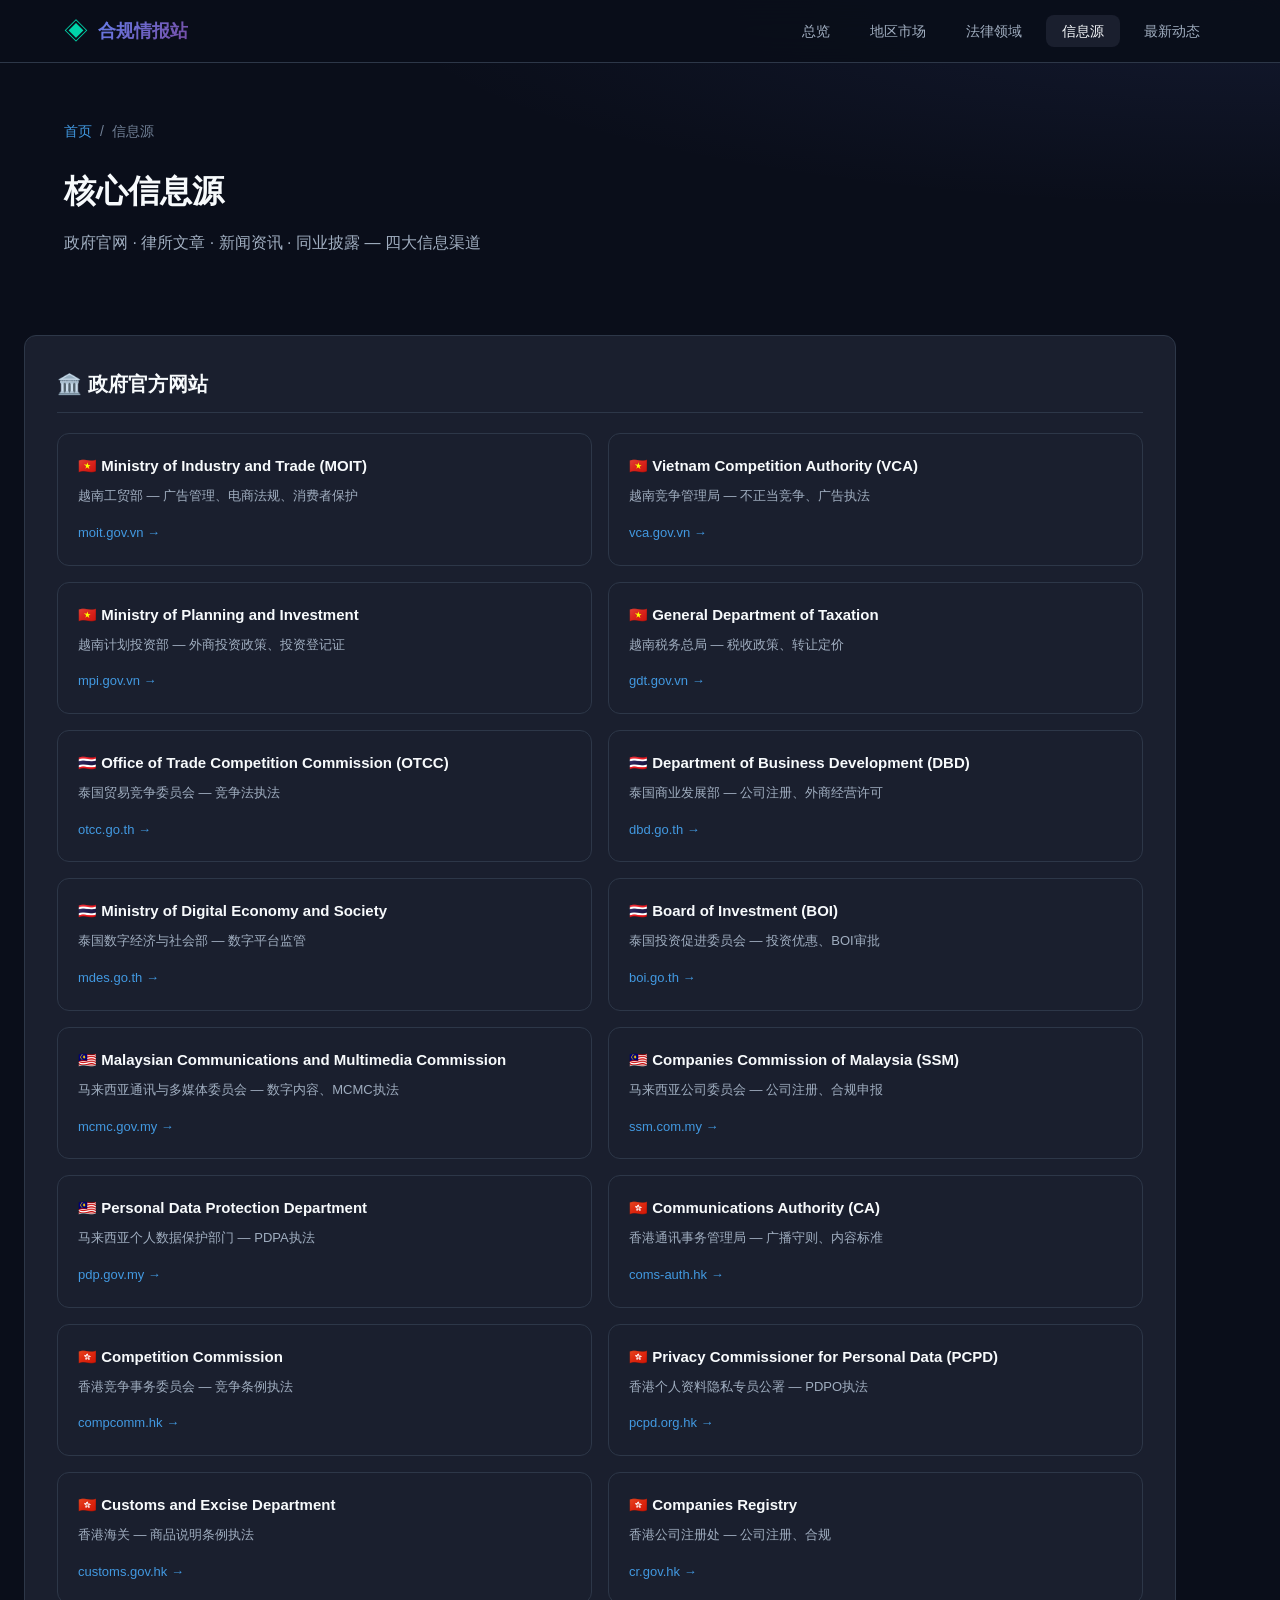
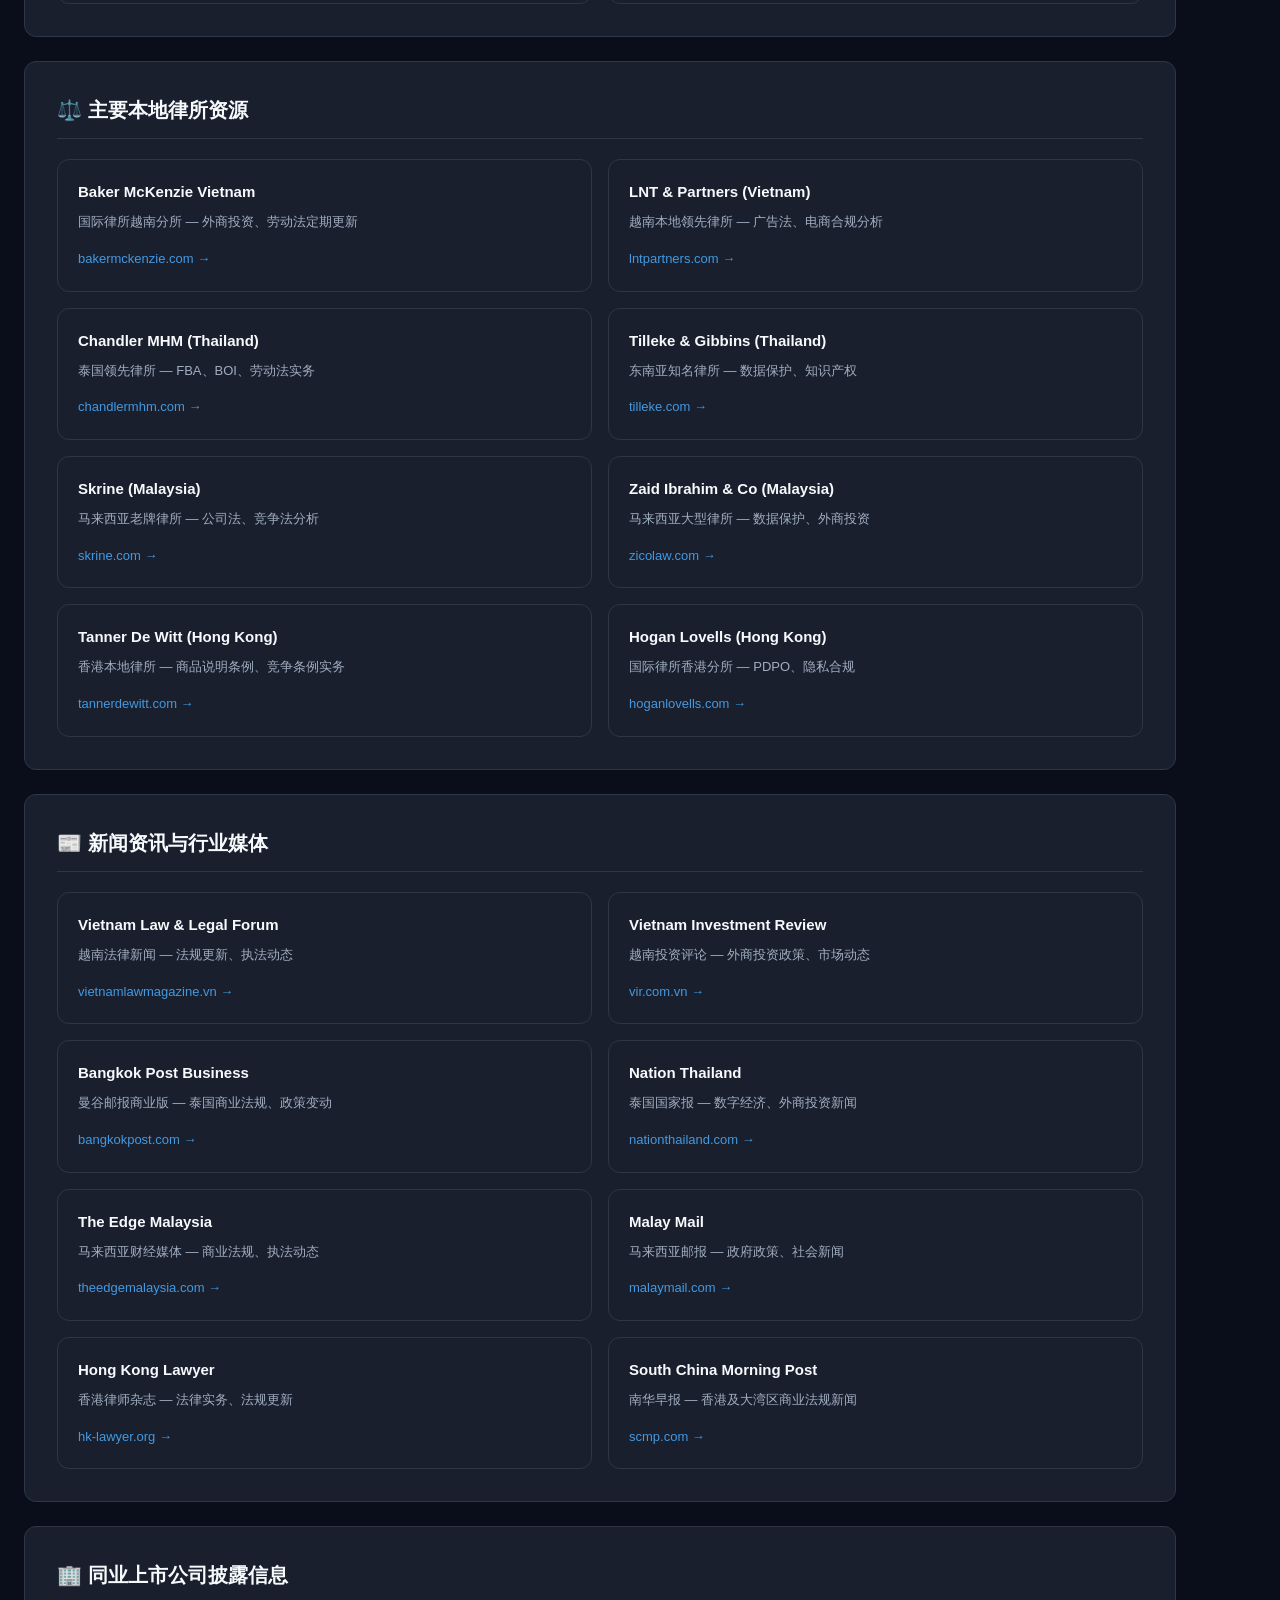
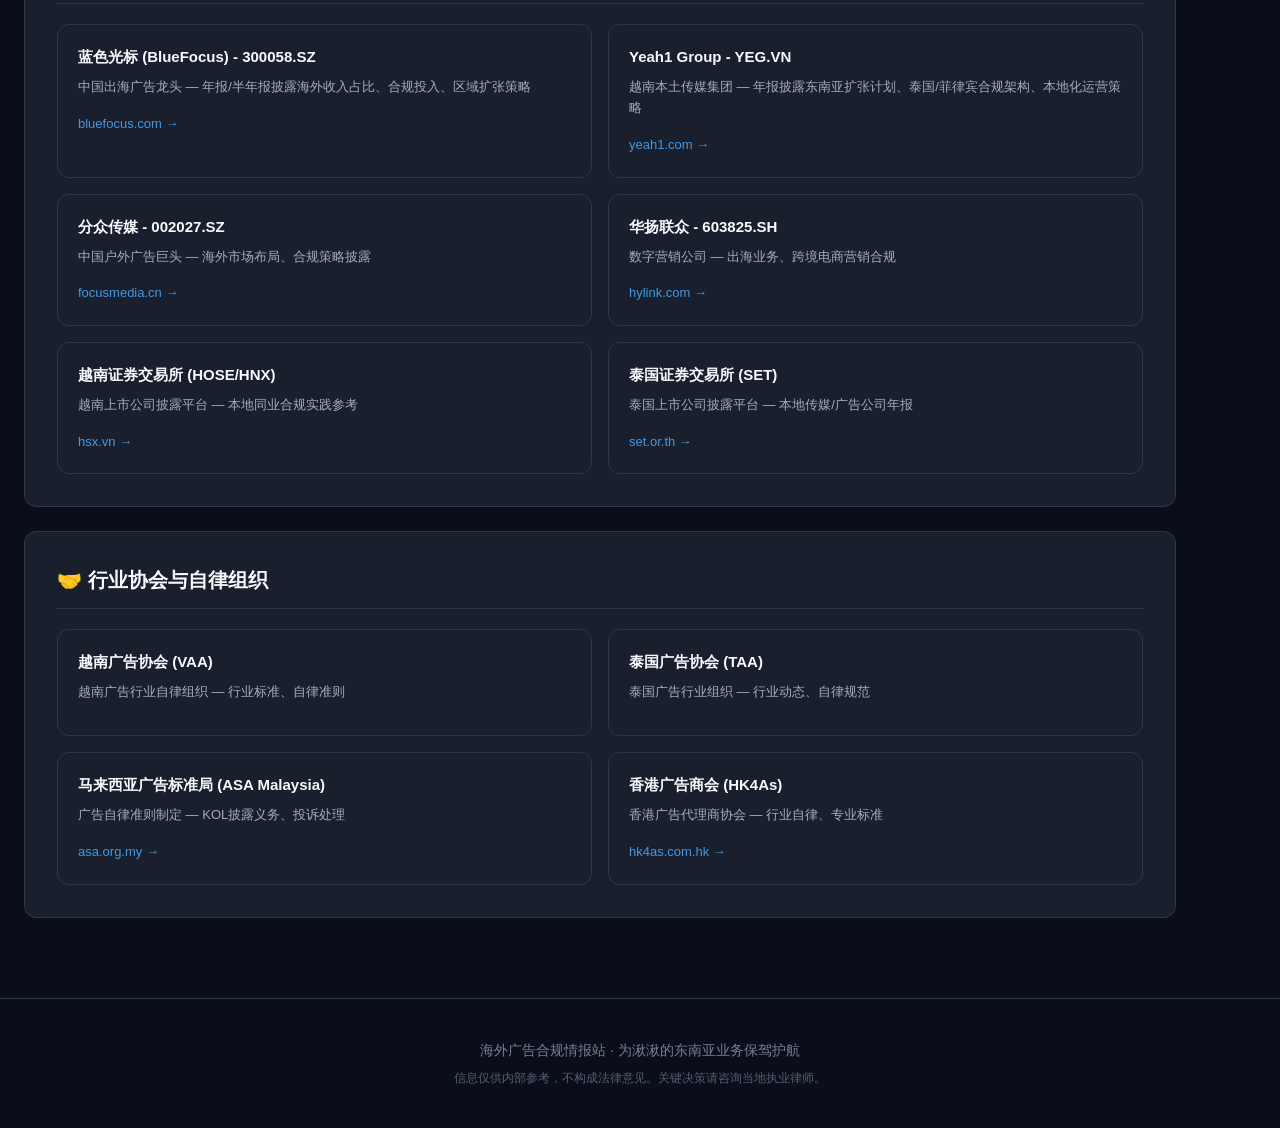
<file: pages/sources.html>
<!DOCTYPE html>
<html lang="zh-CN">
<head>
    <meta charset="UTF-8">
    <meta name="viewport" content="width=device-width, initial-scale=1.0">
    <title>信息源 - 海外广告合规情报站</title>
    <link rel="stylesheet" href="../css/style.css">
    
</head>
<body>
    <nav class="navbar">
        <div class="container">
            <div class="nav-brand">
                <span class="logo">◈</span>
                <span class="brand-text">合规情报站</span>
            </div>
            <ul class="nav-menu">
                <li><a href="../index.html">总览</a></li>
                <li><a href="regions.html">地区市场</a></li>
                <li><a href="laws.html">法律领域</a></li>
                <li><a href="sources.html" class="active">信息源</a></li>
                <li><a href="updates.html">最新动态</a></li>
            </ul>
        </div>
    </nav>

    <header class="page-header">
        <div class="container">
            <div class="breadcrumb">
                <a href="../index.html">首页</a>
                <span>/</span>
                <span>信息源</span>
            </div>
            <h1>核心信息源</h1>
            <p>政府官网 · 律所文章 · 新闻资讯 · 同业披露 — 四大信息渠道</p>
        </div>
    </header>

    <main class="container region-detail">
        <!-- 政府官方 -->
        <section class="law-section">
            <h3>🏛️ 政府官方网站</h3>
            <div class="source-list" style="display: grid; grid-template-columns: repeat(2, 1fr); gap: 16px; margin-top: 16px;">
                <div class="source-item">
                    <h4>🇻🇳 Ministry of Industry and Trade (MOIT)</h4>
                    <p>越南工贸部 — 广告管理、电商法规、消费者保护</p>
                    <a href="https://moit.gov.vn" target="_blank">moit.gov.vn →</a>
                </div>
                <div class="source-item">
                    <h4>🇻🇳 Vietnam Competition Authority (VCA)</h4>
                    <p>越南竞争管理局 — 不正当竞争、广告执法</p>
                    <a href="https://vca.gov.vn" target="_blank">vca.gov.vn →</a>
                </div>
                <div class="source-item">
                    <h4>🇻🇳 Ministry of Planning and Investment</h4>
                    <p>越南计划投资部 — 外商投资政策、投资登记证</p>
                    <a href="https://mpi.gov.vn" target="_blank">mpi.gov.vn →</a>
                </div>
                <div class="source-item">
                    <h4>🇻🇳 General Department of Taxation</h4>
                    <p>越南税务总局 — 税收政策、转让定价</p>
                    <a href="https://gdt.gov.vn" target="_blank">gdt.gov.vn →</a>
                </div>
                <div class="source-item">
                    <h4>🇹🇭 Office of Trade Competition Commission (OTCC)</h4>
                    <p>泰国贸易竞争委员会 — 竞争法执法</p>
                    <a href="https://www.otcc.go.th" target="_blank">otcc.go.th →</a>
                </div>
                <div class="source-item">
                    <h4>🇹🇭 Department of Business Development (DBD)</h4>
                    <p>泰国商业发展部 — 公司注册、外商经营许可</p>
                    <a href="https://www.dbd.go.th" target="_blank">dbd.go.th →</a>
                </div>
                <div class="source-item">
                    <h4>🇹🇭 Ministry of Digital Economy and Society</h4>
                    <p>泰国数字经济与社会部 — 数字平台监管</p>
                    <a href="https://mdes.go.th" target="_blank">mdes.go.th →</a>
                </div>
                <div class="source-item">
                    <h4>🇹🇭 Board of Investment (BOI)</h4>
                    <p>泰国投资促进委员会 — 投资优惠、BOI审批</p>
                    <a href="https://www.boi.go.th" target="_blank">boi.go.th →</a>
                </div>
                <div class="source-item">
                    <h4>🇲🇾 Malaysian Communications and Multimedia Commission</h4>
                    <p>马来西亚通讯与多媒体委员会 — 数字内容、MCMC执法</p>
                    <a href="https://www.mcmc.gov.my" target="_blank">mcmc.gov.my →</a>
                </div>
                <div class="source-item">
                    <h4>🇲🇾 Companies Commission of Malaysia (SSM)</h4>
                    <p>马来西亚公司委员会 — 公司注册、合规申报</p>
                    <a href="https://www.ssm.com.my" target="_blank">ssm.com.my →</a>
                </div>
                <div class="source-item">
                    <h4>🇲🇾 Personal Data Protection Department</h4>
                    <p>马来西亚个人数据保护部门 — PDPA执法</p>
                    <a href="https://www.pdp.gov.my" target="_blank">pdp.gov.my →</a>
                </div>
                <div class="source-item">
                    <h4>🇭🇰 Communications Authority (CA)</h4>
                    <p>香港通讯事务管理局 — 广播守则、内容标准</p>
                    <a href="https://www.coms-auth.hk" target="_blank">coms-auth.hk →</a>
                </div>
                <div class="source-item">
                    <h4>🇭🇰 Competition Commission</h4>
                    <p>香港竞争事务委员会 — 竞争条例执法</p>
                    <a href="https://www.compcomm.hk" target="_blank">compcomm.hk →</a>
                </div>
                <div class="source-item">
                    <h4>🇭🇰 Privacy Commissioner for Personal Data (PCPD)</h4>
                    <p>香港个人资料隐私专员公署 — PDPO执法</p>
                    <a href="https://www.pcpd.org.hk" target="_blank">pcpd.org.hk →</a>
                </div>
                <div class="source-item">
                    <h4>🇭🇰 Customs and Excise Department</h4>
                    <p>香港海关 — 商品说明条例执法</p>
                    <a href="https://www.customs.gov.hk" target="_blank">customs.gov.hk →</a>
                </div>
                <div class="source-item">
                    <h4>🇭🇰 Companies Registry</h4>
                    <p>香港公司注册处 — 公司注册、合规</p>
                    <a href="https://www.cr.gov.hk" target="_blank">cr.gov.hk →</a>
                </div>
            </div>
        </section>

        <!-- 律所文章 -->
        <section class="law-section">
            <h3>⚖️ 主要本地律所资源</h3>
            <div class="source-list" style="display: grid; grid-template-columns: repeat(2, 1fr); gap: 16px; margin-top: 16px;">
                <div class="source-item">
                    <h4>Baker McKenzie Vietnam</h4>
                    <p>国际律所越南分所 — 外商投资、劳动法定期更新</p>
                    <a href="https://www.bakermckenzie.com/vn/en/insights" target="_blank">bakermckenzie.com →</a>
                </div>
                <div class="source-item">
                    <h4>LNT & Partners (Vietnam)</h4>
                    <p>越南本地领先律所 — 广告法、电商合规分析</p>
                    <a href="https://www.lntpartners.com" target="_blank">lntpartners.com →</a>
                </div>
                <div class="source-item">
                    <h4>Chandler MHM (Thailand)</h4>
                    <p>泰国领先律所 — FBA、BOI、劳动法实务</p>
                    <a href="https://www.chandlermhm.com" target="_blank">chandlermhm.com →</a>
                </div>
                <div class="source-item">
                    <h4>Tilleke & Gibbins (Thailand)</h4>
                    <p>东南亚知名律所 — 数据保护、知识产权</p>
                    <a href="https://www.tilleke.com" target="_blank">tilleke.com →</a>
                </div>
                <div class="source-item">
                    <h4>Skrine (Malaysia)</h4>
                    <p>马来西亚老牌律所 — 公司法、竞争法分析</p>
                    <a href="https://www.skrine.com" target="_blank">skrine.com →</a>
                </div>
                <div class="source-item">
                    <h4>Zaid Ibrahim & Co (Malaysia)</h4>
                    <p>马来西亚大型律所 — 数据保护、外商投资</p>
                    <a href="https://www.zicolaw.com" target="_blank">zicolaw.com →</a>
                </div>
                <div class="source-item">
                    <h4>Tanner De Witt (Hong Kong)</h4>
                    <p>香港本地律所 — 商品说明条例、竞争条例实务</p>
                    <a href="https://www.tannerdewitt.com" target="_blank">tannerdewitt.com →</a>
                </div>
                <div class="source-item">
                    <h4>Hogan Lovells (Hong Kong)</h4>
                    <p>国际律所香港分所 — PDPO、隐私合规</p>
                    <a href="https://www.hoganlovells.com" target="_blank">hoganlovells.com →</a>
                </div>
            </div>
        </section>

        <!-- 新闻资讯 -->
        <section class="law-section">
            <h3>📰 新闻资讯与行业媒体</h3>
            <div class="source-list" style="display: grid; grid-template-columns: repeat(2, 1fr); gap: 16px; margin-top: 16px;">
                <div class="source-item">
                    <h4>Vietnam Law & Legal Forum</h4>
                    <p>越南法律新闻 — 法规更新、执法动态</p>
                    <a href="https://vietnamlawmagazine.vn" target="_blank">vietnamlawmagazine.vn →</a>
                </div>
                <div class="source-item">
                    <h4>Vietnam Investment Review</h4>
                    <p>越南投资评论 — 外商投资政策、市场动态</p>
                    <a href="https://vir.com.vn" target="_blank">vir.com.vn →</a>
                </div>
                <div class="source-item">
                    <h4>Bangkok Post Business</h4>
                    <p>曼谷邮报商业版 — 泰国商业法规、政策变动</p>
                    <a href="https://www.bangkokpost.com/business" target="_blank">bangkokpost.com →</a>
                </div>
                <div class="source-item">
                    <h4>Nation Thailand</h4>
                    <p>泰国国家报 — 数字经济、外商投资新闻</p>
                    <a href="https://www.nationthailand.com" target="_blank">nationthailand.com →</a>
                </div>
                <div class="source-item">
                    <h4>The Edge Malaysia</h4>
                    <p>马来西亚财经媒体 — 商业法规、执法动态</p>
                    <a href="https://theedgemalaysia.com" target="_blank">theedgemalaysia.com →</a>
                </div>
                <div class="source-item">
                    <h4>Malay Mail</h4>
                    <p>马来西亚邮报 — 政府政策、社会新闻</p>
                    <a href="https://www.malaymail.com" target="_blank">malaymail.com →</a>
                </div>
                <div class="source-item">
                    <h4>Hong Kong Lawyer</h4>
                    <p>香港律师杂志 — 法律实务、法规更新</p>
                    <a href="https://www.hk-lawyer.org" target="_blank">hk-lawyer.org →</a>
                </div>
                <div class="source-item">
                    <h4>South China Morning Post</h4>
                    <p>南华早报 — 香港及大湾区商业法规新闻</p>
                    <a href="https://www.scmp.com" target="_blank">scmp.com →</a>
                </div>
            </div>
        </section>

        <!-- 同业披露 -->
        <section class="law-section">
            <h3>🏢 同业上市公司披露信息</h3>
            <div class="source-list" style="display: grid; grid-template-columns: repeat(2, 1fr); gap: 16px; margin-top: 16px;">
                <div class="source-item">
                    <h4>蓝色光标 (BlueFocus) - 300058.SZ</h4>
                    <p>中国出海广告龙头 — 年报/半年报披露海外收入占比、合规投入、区域扩张策略</p>
                    <a href="http://www.bluefocus.com" target="_blank">bluefocus.com →</a>
                </div>
                <div class="source-item">
                    <h4>Yeah1 Group - YEG.VN</h4>
                    <p>越南本土传媒集团 — 年报披露东南亚扩张计划、泰国/菲律宾合规架构、本地化运营策略</p>
                    <a href="https://www.yeah1.com" target="_blank">yeah1.com →</a>
                </div>
                <div class="source-item">
                    <h4>分众传媒 - 002027.SZ</h4>
                    <p>中国户外广告巨头 — 海外市场布局、合规策略披露</p>
                    <a href="https://www.focusmedia.cn" target="_blank">focusmedia.cn →</a>
                </div>
                <div class="source-item">
                    <h4>华扬联众 - 603825.SH</h4>
                    <p>数字营销公司 — 出海业务、跨境电商营销合规</p>
                    <a href="https://www.hylink.com" target="_blank">hylink.com →</a>
                </div>
                <div class="source-item">
                    <h4>越南证券交易所 (HOSE/HNX)</h4>
                    <p>越南上市公司披露平台 — 本地同业合规实践参考</p>
                    <a href="https://www.hsx.vn" target="_blank">hsx.vn →</a>
                </div>
                <div class="source-item">
                    <h4>泰国证券交易所 (SET)</h4>
                    <p>泰国上市公司披露平台 — 本地传媒/广告公司年报</p>
                    <a href="https://www.set.or.th" target="_blank">set.or.th →</a>
                </div>
            </div>
        </section>

        <!-- 行业协会 -->
        <section class="law-section">
            <h3>🤝 行业协会与自律组织</h3>
            <div class="source-list" style="display: grid; grid-template-columns: repeat(2, 1fr); gap: 16px; margin-top: 16px;">
                <div class="source-item">
                    <h4>越南广告协会 (VAA)</h4>
                    <p>越南广告行业自律组织 — 行业标准、自律准则</p>
                </div>
                <div class="source-item">
                    <h4>泰国广告协会 (TAA)</h4>
                    <p>泰国广告行业组织 — 行业动态、自律规范</p>
                </div>
                <div class="source-item">
                    <h4>马来西亚广告标准局 (ASA Malaysia)</h4>
                    <p>广告自律准则制定 — KOL披露义务、投诉处理</p>
                    <a href="https://www.asa.org.my" target="_blank">asa.org.my →</a>
                </div>
                <div class="source-item">
                    <h4>香港广告商会 (HK4As)</h4>
                    <p>香港广告代理商协会 — 行业自律、专业标准</p>
                    <a href="https://www.hk4as.com.hk" target="_blank">hk4as.com.hk →</a>
                </div>
            </div>
        </section>
    </main>

    <footer class="footer">
        <div class="container">
            <p>海外广告合规情报站 · 为湫湫的东南亚业务保驾护航</p>
            <p class="small">信息仅供内部参考，不构成法律意见。关键决策请咨询当地执业律师。</p>
        </div>
    </footer>
</body>
</html>
</file>
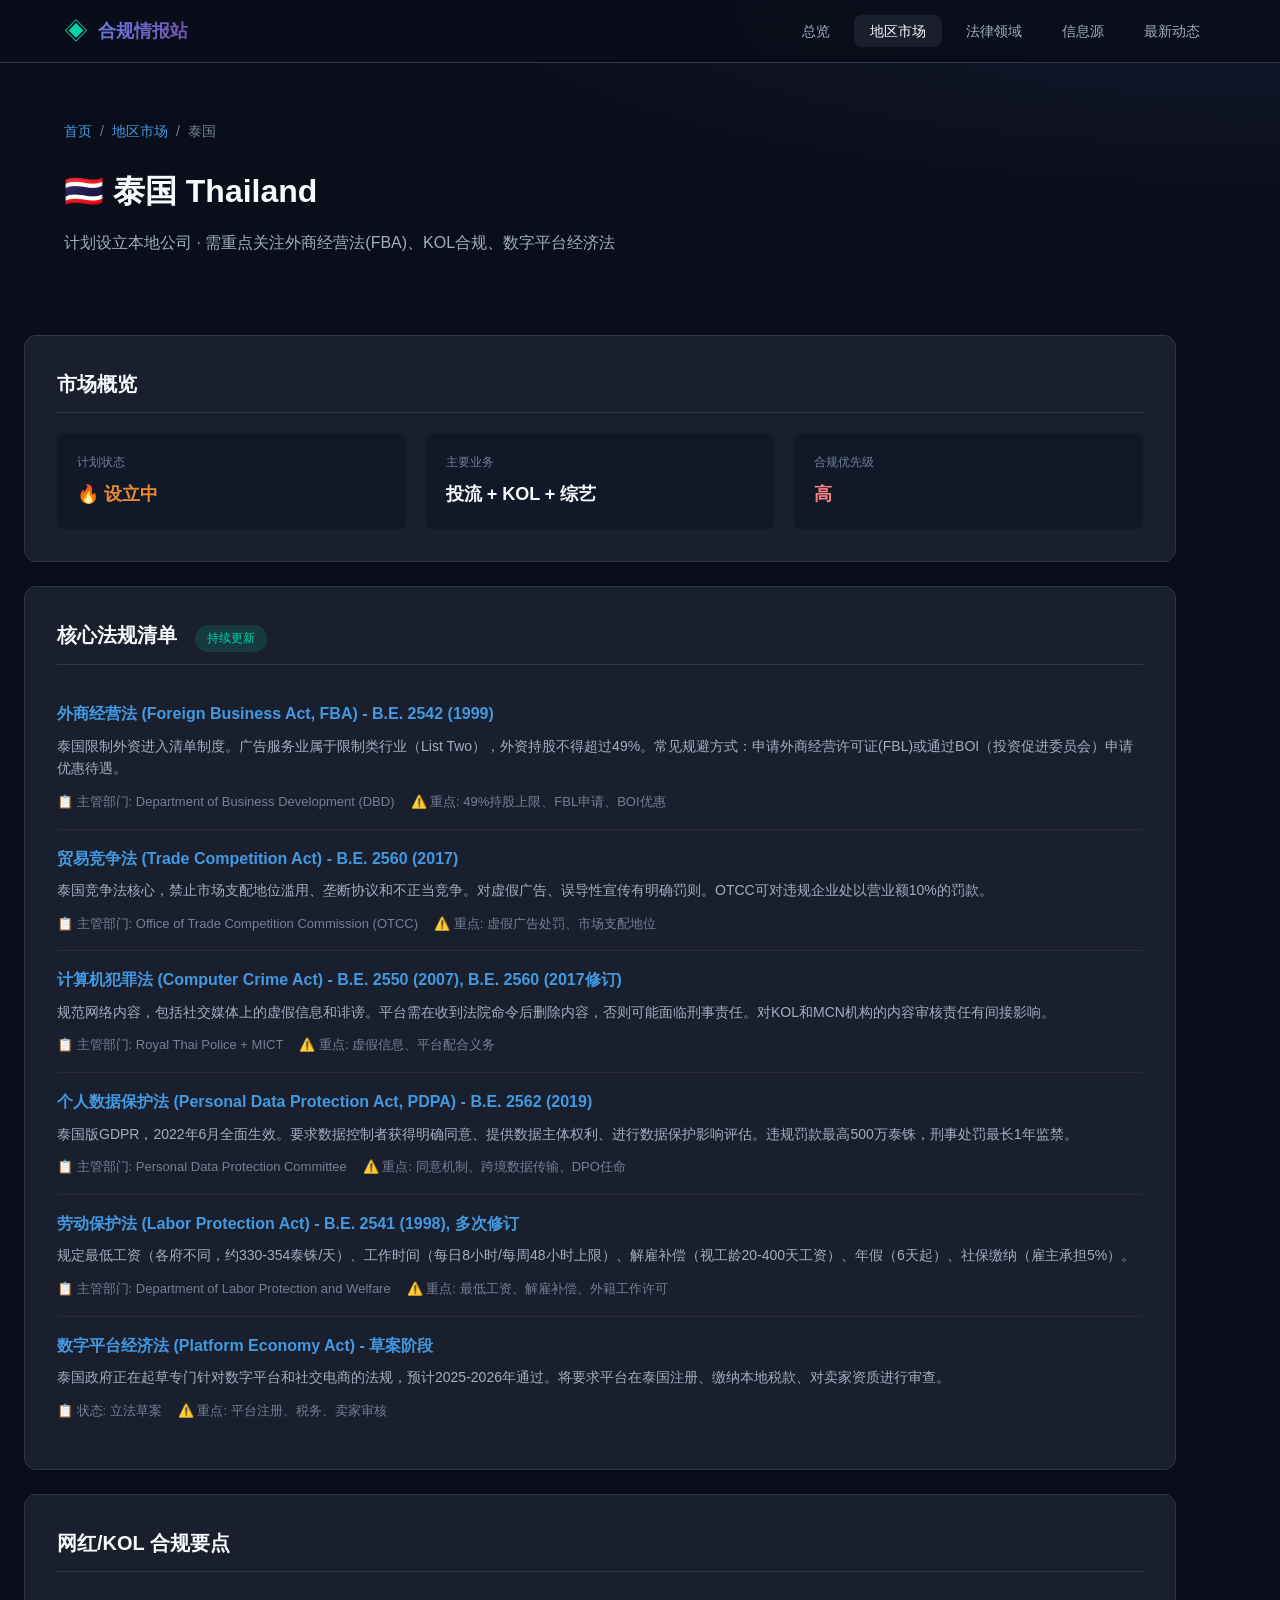
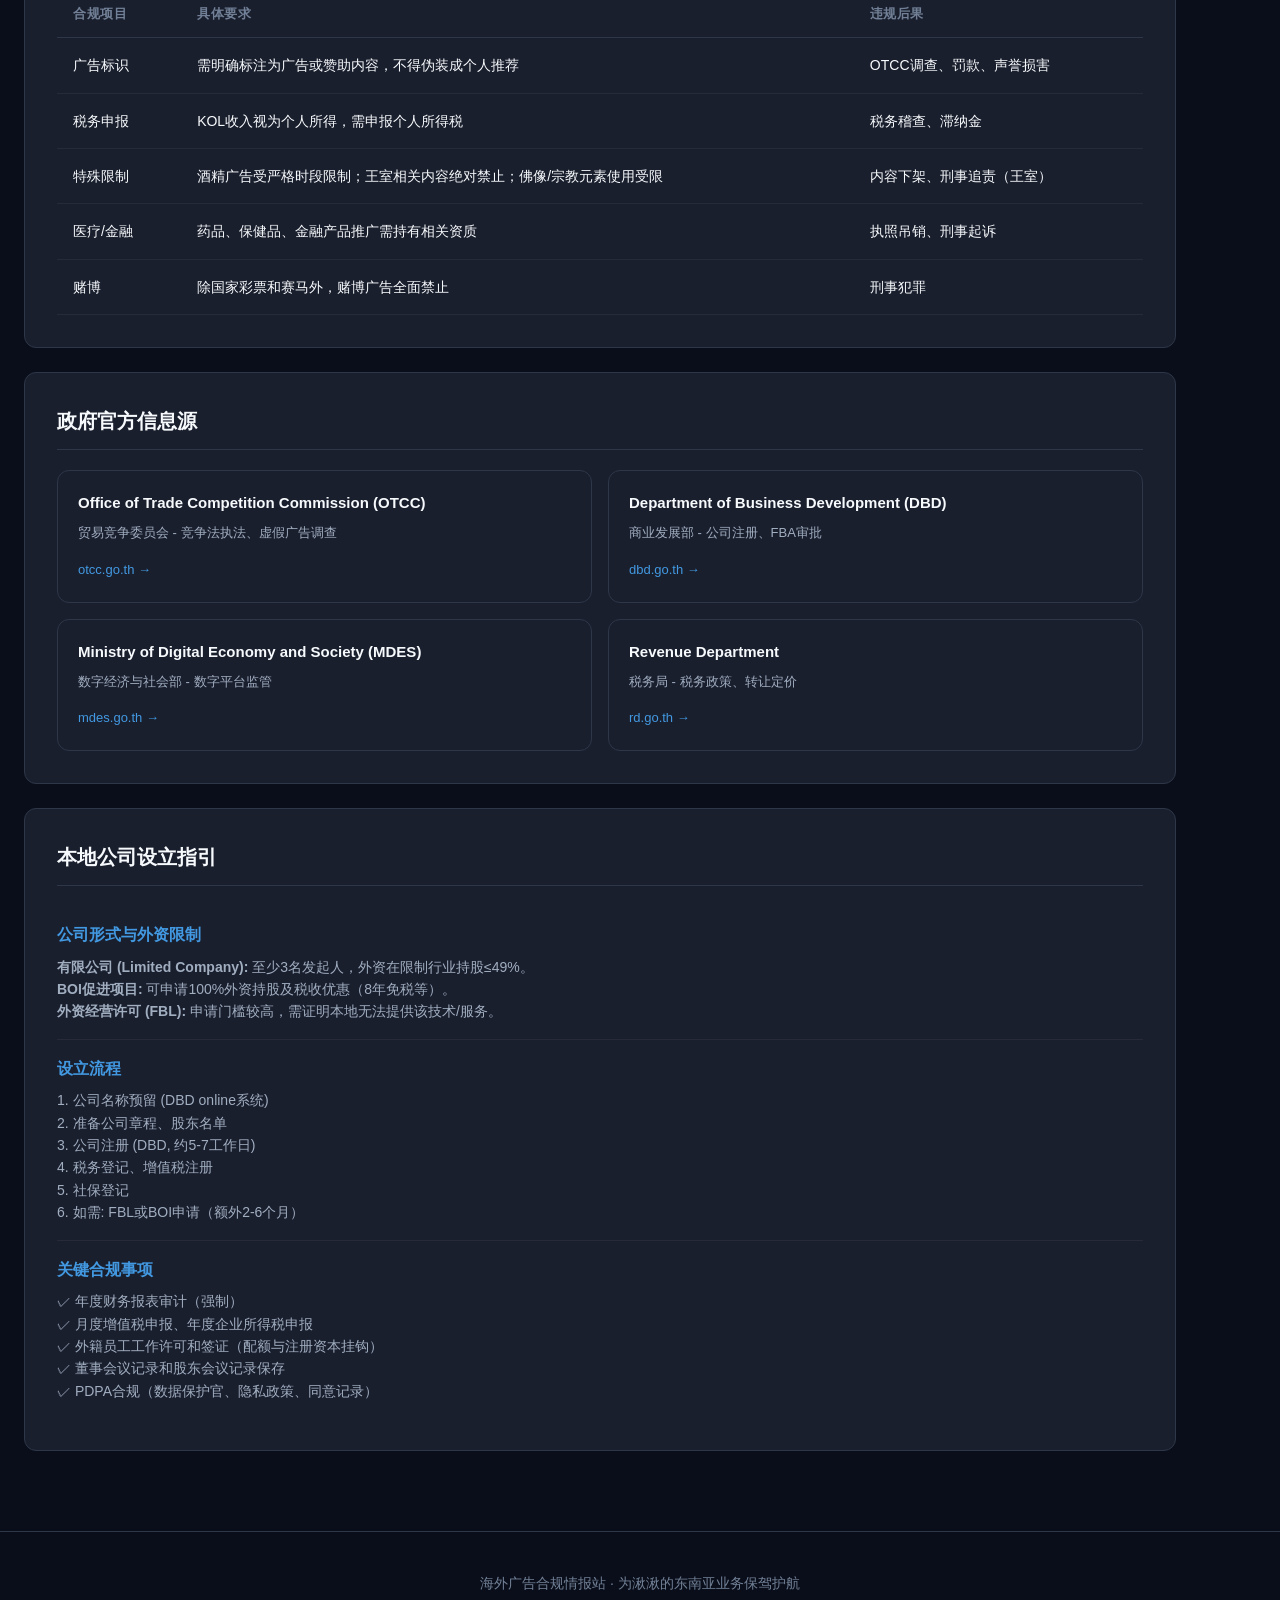
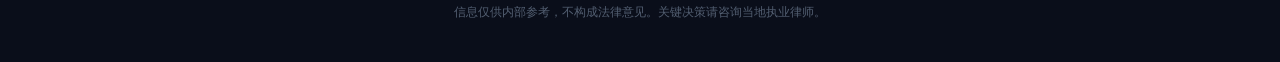
<file: pages/thailand.html>
<!DOCTYPE html>
<html lang="zh-CN">
<head>
    <meta charset="UTF-8">
    <meta name="viewport" content="width=device-width, initial-scale=1.0">
    <title>泰国市场 - 海外广告合规情报站</title>
    <link rel="stylesheet" href="../css/style.css">
    
</head>
<body>
    <nav class="navbar">
        <div class="container">
            <div class="nav-brand">
                <span class="logo">◈</span>
                <span class="brand-text">合规情报站</span>
            </div>
            <ul class="nav-menu">
                <li><a href="../index.html">总览</a></li>
                <li><a href="regions.html" class="active">地区市场</a></li>
                <li><a href="laws.html">法律领域</a></li>
                <li><a href="sources.html">信息源</a></li>
                <li><a href="updates.html">最新动态</a></li>
            </ul>
        </div>
    </nav>

    <header class="page-header">
        <div class="container">
            <div class="breadcrumb">
                <a href="../index.html">首页</a>
                <span>/</span>
                <a href="regions.html">地区市场</a>
                <span>/</span>
                <span>泰国</span>
            </div>
            <h1>🇹🇭 泰国 Thailand</h1>
            <p>计划设立本地公司 · 需重点关注外商经营法(FBA)、KOL合规、数字平台经济法</p>
        </div>
    </header>

    <main class="container region-detail">
        <!-- 市场概览 -->
        <section class="law-section">
            <h3>市场概览</h3>
            <div style="display: grid; grid-template-columns: repeat(3, 1fr); gap: 20px; margin-top: 16px;">
                <div style="background: var(--bg-secondary); padding: 20px; border-radius: var(--radius-sm);">
                    <div style="font-size: 12px; color: var(--text-muted); margin-bottom: 8px;">计划状态</div>
                    <div style="font-size: 18px; font-weight: 600; color: var(--accent-orange);">🔥 设立中</div>
                </div>
                <div style="background: var(--bg-secondary); padding: 20px; border-radius: var(--radius-sm);">
                    <div style="font-size: 12px; color: var(--text-muted); margin-bottom: 8px;">主要业务</div>
                    <div style="font-size: 18px; font-weight: 600;">投流 + KOL + 综艺</div>
                </div>
                <div style="background: var(--bg-secondary); padding: 20px; border-radius: var(--radius-sm);">
                    <div style="font-size: 12px; color: var(--text-muted); margin-bottom: 8px;">合规优先级</div>
                    <div style="font-size: 18px; font-weight: 600; color: var(--accent-red);">高</div>
                </div>
            </div>
        </section>

        <!-- 核心法规 -->
        <section class="law-section">
            <h3>核心法规清单 <span class="status-tag status-active">持续更新</span></h3>
            
            <div class="law-item">
                <h4>外商经营法 (Foreign Business Act, FBA) - B.E. 2542 (1999)</h4>
                <p>泰国限制外资进入清单制度。广告服务业属于限制类行业（List Two），外资持股不得超过49%。常见规避方式：申请外商经营许可证(FBL)或通过BOI（投资促进委员会）申请优惠待遇。</p>
                <div class="meta">
                    <span>📋 主管部门: Department of Business Development (DBD)</span>
                    <span>⚠️ 重点: 49%持股上限、FBL申请、BOI优惠</span>
                </div>
            </div>

            <div class="law-item">
                <h4>贸易竞争法 (Trade Competition Act) - B.E. 2560 (2017)</h4>
                <p>泰国竞争法核心，禁止市场支配地位滥用、垄断协议和不正当竞争。对虚假广告、误导性宣传有明确罚则。OTCC可对违规企业处以营业额10%的罚款。</p>
                <div class="meta">
                    <span>📋 主管部门: Office of Trade Competition Commission (OTCC)</span>
                    <span>⚠️ 重点: 虚假广告处罚、市场支配地位</span>
                </div>
            </div>

            <div class="law-item">
                <h4>计算机犯罪法 (Computer Crime Act) - B.E. 2550 (2007), B.E. 2560 (2017修订)</h4>
                <p>规范网络内容，包括社交媒体上的虚假信息和诽谤。平台需在收到法院命令后删除内容，否则可能面临刑事责任。对KOL和MCN机构的内容审核责任有间接影响。</p>
                <div class="meta">
                    <span>📋 主管部门: Royal Thai Police + MICT</span>
                    <span>⚠️ 重点: 虚假信息、平台配合义务</span>
                </div>
            </div>

            <div class="law-item">
                <h4>个人数据保护法 (Personal Data Protection Act, PDPA) - B.E. 2562 (2019)</h4>
                <p>泰国版GDPR，2022年6月全面生效。要求数据控制者获得明确同意、提供数据主体权利、进行数据保护影响评估。违规罚款最高500万泰铢，刑事处罚最长1年监禁。</p>
                <div class="meta">
                    <span>📋 主管部门: Personal Data Protection Committee</span>
                    <span>⚠️ 重点: 同意机制、跨境数据传输、DPO任命</span>
                </div>
            </div>

            <div class="law-item">
                <h4>劳动保护法 (Labor Protection Act) - B.E. 2541 (1998), 多次修订</h4>
                <p>规定最低工资（各府不同，约330-354泰铢/天）、工作时间（每日8小时/每周48小时上限）、解雇补偿（视工龄20-400天工资）、年假（6天起）、社保缴纳（雇主承担5%）。</p>
                <div class="meta">
                    <span>📋 主管部门: Department of Labor Protection and Welfare</span>
                    <span>⚠️ 重点: 最低工资、解雇补偿、外籍工作许可</span>
                </div>
            </div>

            <div class="law-item">
                <h4>数字平台经济法 (Platform Economy Act) - 草案阶段</h4>
                <p>泰国政府正在起草专门针对数字平台和社交电商的法规，预计2025-2026年通过。将要求平台在泰国注册、缴纳本地税款、对卖家资质进行审查。</p>
                <div class="meta">
                    <span>📋 状态: 立法草案</span>
                    <span>⚠️ 重点: 平台注册、税务、卖家审核</span>
                </div>
            </div>
        </section>

        <!-- KOL/网红合规 -->
        <section class="law-section">
            <h3>网红/KOL 合规要点</h3>
            <table class="data-table">
                <thead>
                    <tr>
                        <th>合规项目</th>
                        <th>具体要求</th>
                        <th>违规后果</th>
                    </tr>
                </thead>
                <tbody>
                    <tr>
                        <td>广告标识</td>
                        <td>需明确标注为广告或赞助内容，不得伪装成个人推荐</td>
                        <td>OTCC调查、罚款、声誉损害</td>
                    </tr>
                    <tr>
                        <td>税务申报</td>
                        <td>KOL收入视为个人所得，需申报个人所得税</td>
                        <td>税务稽查、滞纳金</td>
                    </tr>
                    <tr>
                        <td>特殊限制</td>
                        <td>酒精广告受严格时段限制；王室相关内容绝对禁止；佛像/宗教元素使用受限</td>
                        <td>内容下架、刑事追责（王室）</td>
                    </tr>
                    <tr>
                        <td>医疗/金融</td>
                        <td>药品、保健品、金融产品推广需持有相关资质</td>
                        <td>执照吊销、刑事起诉</td>
                    </tr>
                    <tr>
                        <td>赌博</td>
                        <td>除国家彩票和赛马外，赌博广告全面禁止</td>
                        <td>刑事犯罪</td>
                    </tr>
                </tbody>
            </table>
        </section>

        <!-- 政府信息源 -->
        <section class="law-section">
            <h3>政府官方信息源</h3>
            <div class="source-list" style="display: grid; grid-template-columns: repeat(2, 1fr); gap: 16px; margin-top: 16px;">
                <div class="source-item">
                    <h4>Office of Trade Competition Commission (OTCC)</h4>
                    <p>贸易竞争委员会 - 竞争法执法、虚假广告调查</p>
                    <a href="https://www.otcc.go.th" target="_blank">otcc.go.th →</a>
                </div>
                <div class="source-item">
                    <h4>Department of Business Development (DBD)</h4>
                    <p>商业发展部 - 公司注册、FBA审批</p>
                    <a href="https://www.dbd.go.th" target="_blank">dbd.go.th →</a>
                </div>
                <div class="source-item">
                    <h4>Ministry of Digital Economy and Society (MDES)</h4>
                    <p>数字经济与社会部 - 数字平台监管</p>
                    <a href="https://mdes.go.th" target="_blank">mdes.go.th →</a>
                </div>
                <div class="source-item">
                    <h4>Revenue Department</h4>
                    <p>税务局 - 税务政策、转让定价</p>
                    <a href="https://www.rd.go.th" target="_blank">rd.go.th →</a>
                </div>
            </div>
        </section>

        <!-- 设立公司指引 -->
        <section class="law-section">
            <h3>本地公司设立指引</h3>
            <div class="law-item">
                <h4>公司形式与外资限制</h4>
                <p><strong>有限公司 (Limited Company):</strong> 至少3名发起人，外资在限制行业持股≤49%。<br>
                <strong>BOI促进项目:</strong> 可申请100%外资持股及税收优惠（8年免税等）。<br>
                <strong>外资经营许可 (FBL):</strong> 申请门槛较高，需证明本地无法提供该技术/服务。</p>
            </div>
            <div class="law-item">
                <h4>设立流程</h4>
                <p>1. 公司名称预留 (DBD online系统)<br>
                2. 准备公司章程、股东名单<br>
                3. 公司注册 (DBD, 约5-7工作日)<br>
                4. 税务登记、增值税注册<br>
                5. 社保登记<br>
                6. 如需: FBL或BOI申请（额外2-6个月）</p>
            </div>
            <div class="law-item">
                <h4>关键合规事项</h4>
                <p>✓ 年度财务报表审计（强制）<br>
                ✓ 月度增值税申报、年度企业所得税申报<br>
                ✓ 外籍员工工作许可和签证（配额与注册资本挂钩）<br>
                ✓ 董事会议记录和股东会议记录保存<br>
                ✓ PDPA合规（数据保护官、隐私政策、同意记录）</p>
            </div>
        </section>
    </main>

    <footer class="footer">
        <div class="container">
            <p>海外广告合规情报站 · 为湫湫的东南亚业务保驾护航</p>
            <p class="small">信息仅供内部参考，不构成法律意见。关键决策请咨询当地执业律师。</p>
        </div>
    </footer>
</body>
</html>
</file>
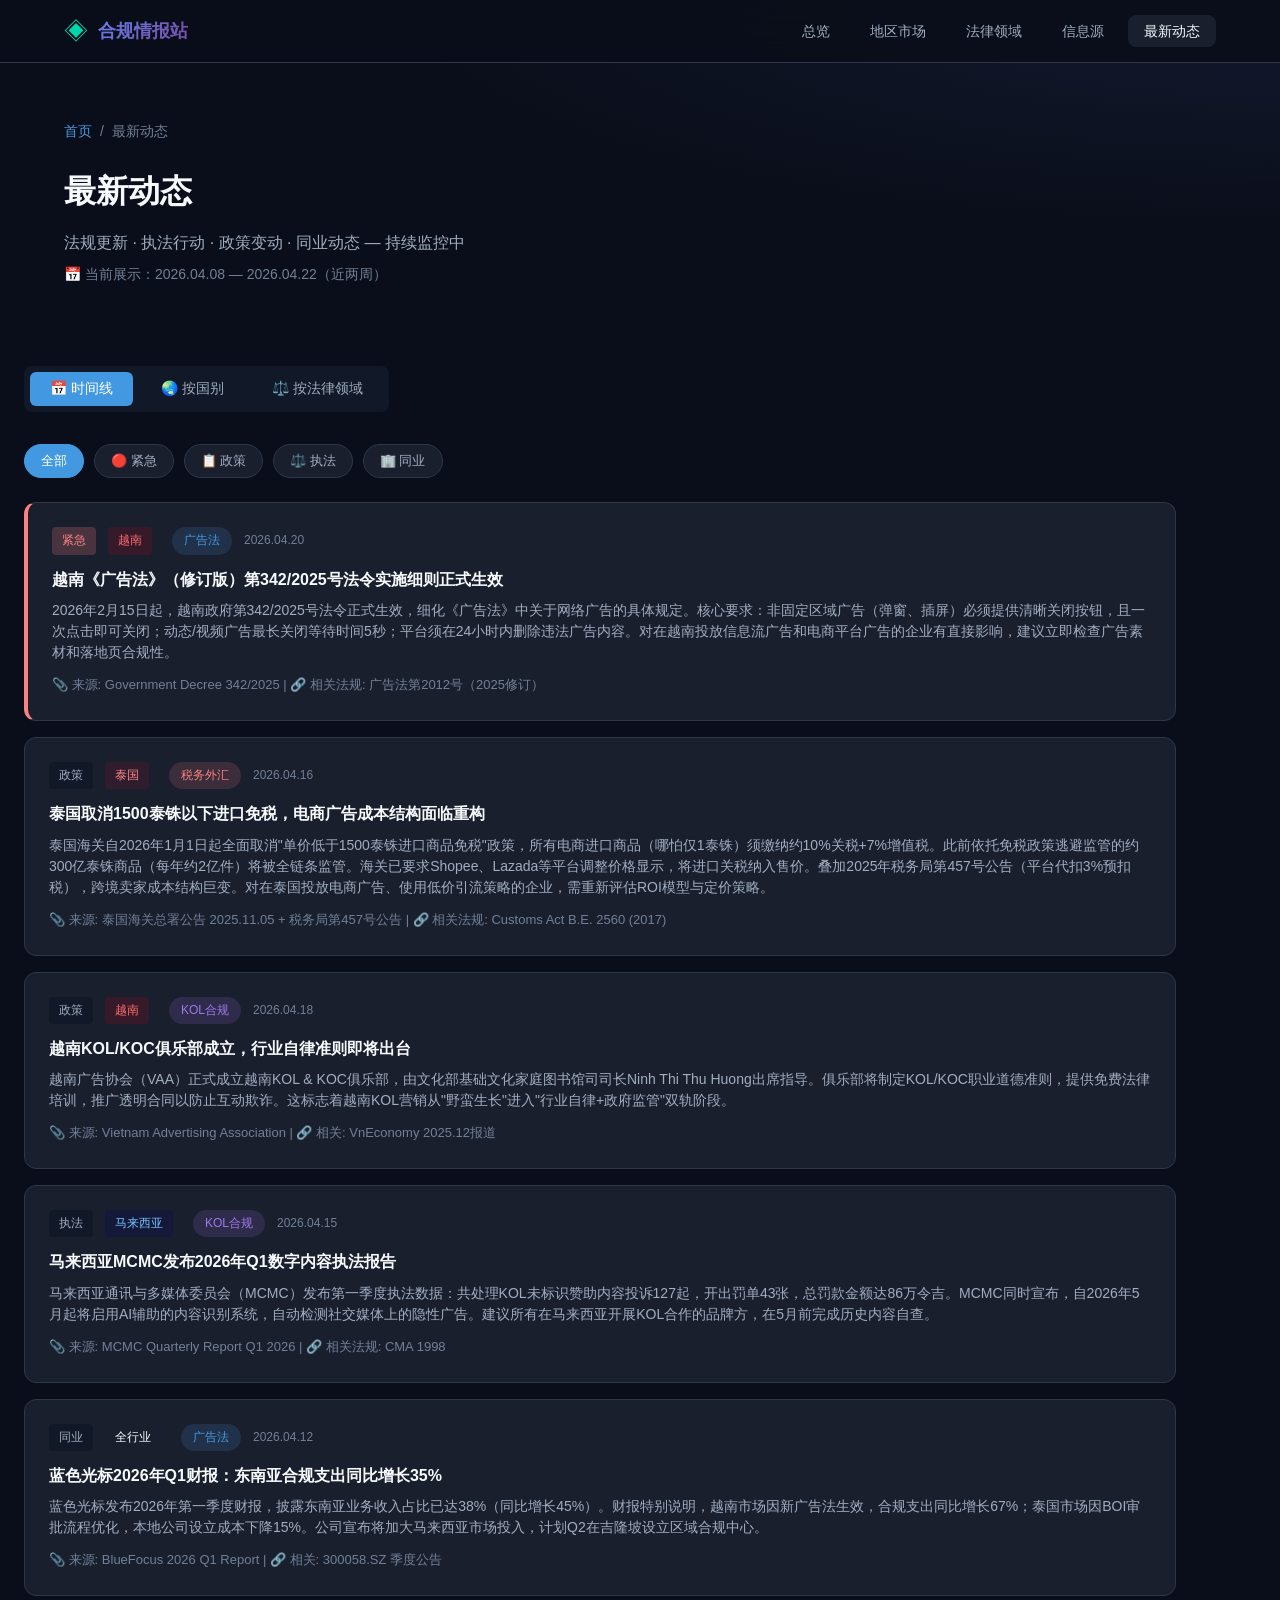
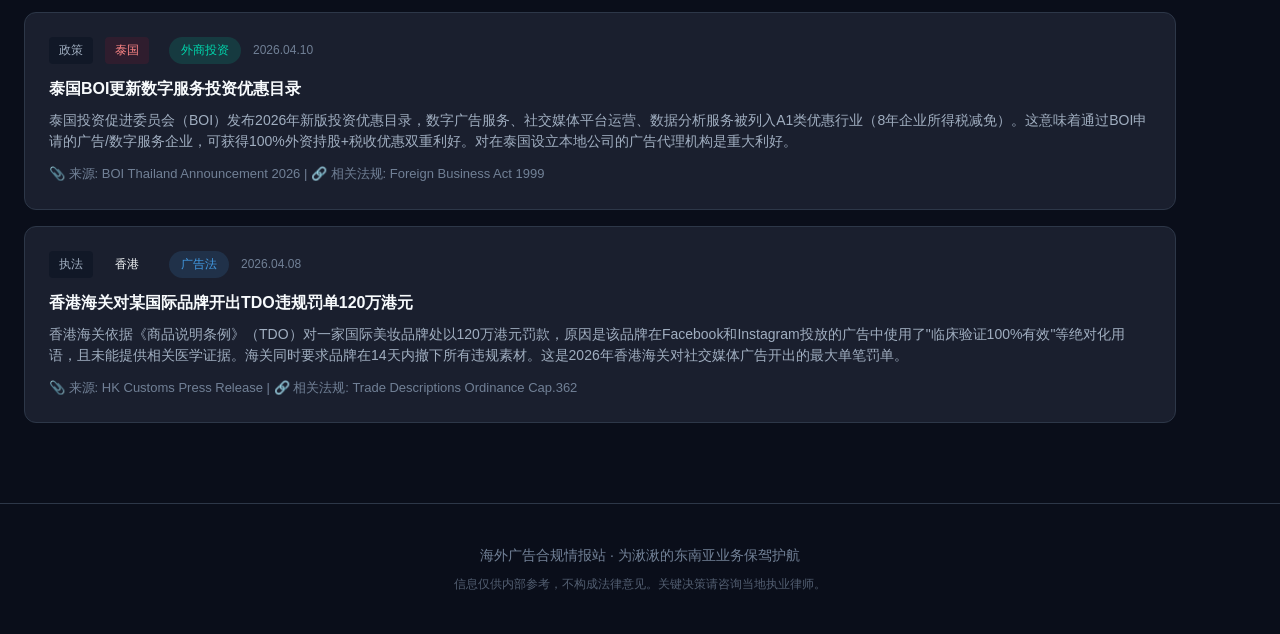
<file: pages/updates.html>
<!DOCTYPE html>
<html lang="zh-CN">
<head>
    <meta charset="UTF-8">
    <meta name="viewport" content="width=device-width, initial-scale=1.0">
    <title>最新动态 - 海外广告合规情报站</title>
    <link rel="stylesheet" href="../css/style.css">
    <style>
        /* 视图切换 */
        .view-toggle {
            display: flex;
            gap: 8px;
            margin-bottom: 32px;
            background: var(--bg-secondary);
            padding: 6px;
            border-radius: var(--radius-sm);
            width: fit-content;
        }
        .view-toggle button {
            background: transparent;
            border: none;
            color: var(--text-secondary);
            padding: 8px 20px;
            border-radius: 6px;
            font-size: 14px;
            font-weight: 500;
            cursor: pointer;
            transition: all .2s;
        }
        .view-toggle button.active {
            background: var(--accent-blue);
            color: white;
        }
        .view-toggle button:hover:not(.active) {
            color: var(--text-primary);
        }

        /* 视图容器 */
        .view-section { display: none; }
        .view-section.active { display: block; }

        /* 国别/领域分组标题 */
        .group-header {
            display: flex;
            align-items: center;
            gap: 12px;
            margin: 32px 0 20px;
            padding-bottom: 12px;
            border-bottom: 2px solid var(--border-color);
        }
        .group-header:first-child { margin-top: 0; }
        .group-header h2 {
            font-size: 20px;
            font-weight: 700;
            color: var(--text-primary);
        }
        .group-header .count {
            background: var(--bg-card);
            color: var(--text-muted);
            padding: 4px 12px;
            border-radius: 20px;
            font-size: 13px;
        }
        .group-header .flag { font-size: 22px; }

        /* 领域颜色标识 */
        .law-area-tag {
            display: inline-block;
            padding: 4px 12px;
            border-radius: 20px;
            font-size: 12px;
            font-weight: 500;
            margin-left: 8px;
        }
        .area-ad { background: rgba(66,153,225,0.15); color: var(--accent-blue); }
        .area-kol { background: rgba(159,122,234,0.15); color: var(--accent-purple); }
        .area-fdi { background: rgba(0,212,170,0.15); color: var(--accent-cyan); }
        .area-labor { background: rgba(237,137,54,0.15); color: var(--accent-orange); }
        .area-tax { background: rgba(252,129,129,0.15); color: var(--accent-red); }
        .area-data { background: rgba(160,174,192,0.15); color: var(--text-secondary); }

        /* 动态项小标签 */
        .mini-tags {
            display: flex;
            gap: 6px;
            margin-top: 10px;
            flex-wrap: wrap;
        }
        .mini-tag {
            font-size: 11px;
            padding: 3px 10px;
            border-radius: 4px;
            background: var(--bg-secondary);
            color: var(--text-muted);
            border: 1px solid var(--border-color);
        }
    </style>
</head>
<body>
    <nav class="navbar">
        <div class="container">
            <div class="nav-brand">
                <span class="logo">◈</span>
                <span class="brand-text">合规情报站</span>
            </div>
            <ul class="nav-menu">
                <li><a href="../index.html">总览</a></li>
                <li><a href="regions.html">地区市场</a></li>
                <li><a href="laws.html">法律领域</a></li>
                <li><a href="sources.html">信息源</a></li>
                <li><a href="updates.html" class="active">最新动态</a></li>
            </ul>
        </div>
    </nav>

    <header class="page-header">
        <div class="container">
            <div class="breadcrumb">
                <a href="../index.html">首页</a>
                <span>/</span>
                <span>最新动态</span>
            </div>
            <h1>最新动态</h1>
            <p>法规更新 · 执法行动 · 政策变动 · 同业动态 — 持续监控中</p>
            <p style="color: var(--text-muted); font-size: 14px; margin-top: 8px;">📅 当前展示：2026.04.08 — 2026.04.22（近两周）</p>
        </div>
    </header>

    <main class="container region-detail">

        <!-- 视图切换 -->
        <div class="view-toggle">
            <button class="active" onclick="showView('timeline')">📅 时间线</button>
            <button onclick="showView('byCountry')">🌏 按国别</button>
            <button onclick="showView('byLaw')">⚖️ 按法律领域</button>
        </div>

        <!-- ====== 视图1：时间线（默认） ====== -->
        <div id="view-timeline" class="view-section active">
            <!-- 筛选标签 -->
            <div style="display: flex; gap: 10px; margin-bottom: 24px; flex-wrap: wrap;">
                <span class="filter-tag active" onclick="filterTimeline('all', this)">全部</span>
                <span class="filter-tag" onclick="filterTimeline('urgent', this)">🔴 紧急</span>
                <span class="filter-tag" onclick="filterTimeline('policy', this)">📋 政策</span>
                <span class="filter-tag" onclick="filterTimeline('enforcement', this)">⚖️ 执法</span>
                <span class="filter-tag" onclick="filterTimeline('peer', this)">🏢 同业</span>
            </div>

            <div class="update-list" id="timeline-list">
                <div class="update-item urgent" data-tag="urgent" data-country="vn" data-law="ad">
                    <div class="update-meta">
                        <span class="tag urgent">紧急</span>
                        <span class="region-tag vn">越南</span>
                        <span class="law-area-tag area-ad">广告法</span>
                        <span class="date">2026.04.20</span>
                    </div>
                    <h4>越南《广告法》（修订版）第342/2025号法令实施细则正式生效</h4>
                    <p>2026年2月15日起，越南政府第342/2025号法令正式生效，细化《广告法》中关于网络广告的具体规定。核心要求：非固定区域广告（弹窗、插屏）必须提供清晰关闭按钮，且一次点击即可关闭；动态/视频广告最长关闭等待时间5秒；平台须在24小时内删除违法广告内容。对在越南投放信息流广告和电商平台广告的企业有直接影响，建议立即检查广告素材和落地页合规性。</p>
                    <div style="margin-top: 12px; font-size: 13px; color: var(--text-muted);">
                        📎 来源: Government Decree 342/2025 | 🔗 相关法规: 广告法第2012号（2025修订）
                    </div>
                </div>

                <div class="update-item" data-tag="policy" data-country="th" data-law="tax">
                    <div class="update-meta">
                        <span class="tag">政策</span>
                        <span class="region-tag th">泰国</span>
                        <span class="law-area-tag area-tax">税务外汇</span>
                        <span class="date">2026.04.16</span>
                    </div>
                    <h4>泰国取消1500泰铢以下进口免税，电商广告成本结构面临重构</h4>
                    <p>泰国海关自2026年1月1日起全面取消"单价低于1500泰铢进口商品免税"政策，所有电商进口商品（哪怕仅1泰铢）须缴纳约10%关税+7%增值税。此前依托免税政策逃避监管的约300亿泰铢商品（每年约2亿件）将被全链条监管。海关已要求Shopee、Lazada等平台调整价格显示，将进口关税纳入售价。叠加2025年税务局第457号公告（平台代扣3%预扣税），跨境卖家成本结构巨变。对在泰国投放电商广告、使用低价引流策略的企业，需重新评估ROI模型与定价策略。</p>
                    <div style="margin-top: 12px; font-size: 13px; color: var(--text-muted);">
                        📎 来源: 泰国海关总署公告 2025.11.05 + 税务局第457号公告 | 🔗 相关法规: Customs Act B.E. 2560 (2017)
                    </div>
                </div>

                <div class="update-item" data-tag="policy" data-country="vn" data-law="kol">
                    <div class="update-meta">
                        <span class="tag">政策</span>
                        <span class="region-tag vn">越南</span>
                        <span class="law-area-tag area-kol">KOL合规</span>
                        <span class="date">2026.04.18</span>
                    </div>
                    <h4>越南KOL/KOC俱乐部成立，行业自律准则即将出台</h4>
                    <p>越南广告协会（VAA）正式成立越南KOL & KOC俱乐部，由文化部基础文化家庭图书馆司司长Ninh Thi Thu Huong出席指导。俱乐部将制定KOL/KOC职业道德准则，提供免费法律培训，推广透明合同以防止互动欺诈。这标志着越南KOL营销从"野蛮生长"进入"行业自律+政府监管"双轨阶段。</p>
                    <div style="margin-top: 12px; font-size: 13px; color: var(--text-muted);">
                        📎 来源: Vietnam Advertising Association | 🔗 相关: VnEconomy 2025.12报道
                    </div>
                </div>

                <div class="update-item" data-tag="enforcement" data-country="my" data-law="kol">
                    <div class="update-meta">
                        <span class="tag">执法</span>
                        <span class="region-tag my">马来西亚</span>
                        <span class="law-area-tag area-kol">KOL合规</span>
                        <span class="date">2026.04.15</span>
                    </div>
                    <h4>马来西亚MCMC发布2026年Q1数字内容执法报告</h4>
                    <p>马来西亚通讯与多媒体委员会（MCMC）发布第一季度执法数据：共处理KOL未标识赞助内容投诉127起，开出罚单43张，总罚款金额达86万令吉。MCMC同时宣布，自2026年5月起将启用AI辅助的内容识别系统，自动检测社交媒体上的隐性广告。建议所有在马来西亚开展KOL合作的品牌方，在5月前完成历史内容自查。</p>
                    <div style="margin-top: 12px; font-size: 13px; color: var(--text-muted);">
                        📎 来源: MCMC Quarterly Report Q1 2026 | 🔗 相关法规: CMA 1998
                    </div>
                </div>

                <div class="update-item" data-tag="peer" data-country="all" data-law="ad">
                    <div class="update-meta">
                        <span class="tag">同业</span>
                        <span class="region-tag">全行业</span>
                        <span class="law-area-tag area-ad">广告法</span>
                        <span class="date">2026.04.12</span>
                    </div>
                    <h4>蓝色光标2026年Q1财报：东南亚合规支出同比增长35%</h4>
                    <p>蓝色光标发布2026年第一季度财报，披露东南亚业务收入占比已达38%（同比增长45%）。财报特别说明，越南市场因新广告法生效，合规支出同比增长67%；泰国市场因BOI审批流程优化，本地公司设立成本下降15%。公司宣布将加大马来西亚市场投入，计划Q2在吉隆坡设立区域合规中心。</p>
                    <div style="margin-top: 12px; font-size: 13px; color: var(--text-muted);">
                        📎 来源: BlueFocus 2026 Q1 Report | 🔗 相关: 300058.SZ 季度公告
                    </div>
                </div>

                <div class="update-item" data-tag="policy" data-country="th" data-law="fdi">
                    <div class="update-meta">
                        <span class="tag">政策</span>
                        <span class="region-tag th">泰国</span>
                        <span class="law-area-tag area-fdi">外商投资</span>
                        <span class="date">2026.04.10</span>
                    </div>
                    <h4>泰国BOI更新数字服务投资优惠目录</h4>
                    <p>泰国投资促进委员会（BOI）发布2026年新版投资优惠目录，数字广告服务、社交媒体平台运营、数据分析服务被列入A1类优惠行业（8年企业所得税减免）。这意味着通过BOI申请的广告/数字服务企业，可获得100%外资持股+税收优惠双重利好。对在泰国设立本地公司的广告代理机构是重大利好。</p>
                    <div style="margin-top: 12px; font-size: 13px; color: var(--text-muted);">
                        📎 来源: BOI Thailand Announcement 2026 | 🔗 相关法规: Foreign Business Act 1999
                    </div>
                </div>

                <div class="update-item" data-tag="enforcement" data-country="hk" data-law="ad">
                    <div class="update-meta">
                        <span class="tag">执法</span>
                        <span class="region-tag hk">香港</span>
                        <span class="law-area-tag area-ad">广告法</span>
                        <span class="date">2026.04.08</span>
                    </div>
                    <h4>香港海关对某国际品牌开出TDO违规罚单120万港元</h4>
                    <p>香港海关依据《商品说明条例》（TDO）对一家国际美妆品牌处以120万港元罚款，原因是该品牌在Facebook和Instagram投放的广告中使用了"临床验证100%有效"等绝对化用语，且未能提供相关医学证据。海关同时要求品牌在14天内撤下所有违规素材。这是2026年香港海关对社交媒体广告开出的最大单笔罚单。</p>
                    <div style="margin-top: 12px; font-size: 13px; color: var(--text-muted);">
                        📎 来源: HK Customs Press Release | 🔗 相关法规: Trade Descriptions Ordinance Cap.362
                    </div>
                </div>
            </div>
        </div>

        <!-- ====== 视图2：按国别 ====== -->
        <div id="view-byCountry" class="view-section">

            <!-- 越南 -->
            <div class="group-header">
                <span class="flag">🇻🇳</span>
                <h2>越南 Vietnam</h2>
                <span class="count">2 条动态</span>
            </div>
            <div class="update-list">
                <div class="update-item urgent">
                    <div class="update-meta">
                        <span class="tag urgent">紧急</span>
                        <span class="law-area-tag area-ad">广告法</span>
                        <span class="date">2026.04.20</span>
                    </div>
                    <h4>越南《广告法》（修订版）第342/2025号法令实施细则正式生效</h4>
                    <p>2026年2月15日起，越南政府第342/2025号法令正式生效，细化《广告法》中关于网络广告的具体规定。核心要求：非固定区域广告（弹窗、插屏）必须提供清晰关闭按钮，且一次点击即可关闭；动态/视频广告最长关闭等待时间5秒；平台须在24小时内删除违法广告内容。对在越南投放信息流广告和电商平台广告的企业有直接影响，建议立即检查广告素材和落地页合规性。</p>
                    <div style="margin-top: 12px; font-size: 13px; color: var(--text-muted);">
                        📎 来源: Government Decree 342/2025 | 🔗 相关法规: 广告法第2012号（2025修订）
                    </div>
                </div>

                <div class="update-item">
                    <div class="update-meta">
                        <span class="tag">政策</span>
                        <span class="law-area-tag area-kol">KOL合规</span>
                        <span class="date">2026.04.18</span>
                    </div>
                    <h4>越南KOL/KOC俱乐部成立，行业自律准则即将出台</h4>
                    <p>越南广告协会（VAA）正式成立越南KOL & KOC俱乐部，由文化部基础文化家庭图书馆司司长Ninh Thi Thu Huong出席指导。俱乐部将制定KOL/KOC职业道德准则，提供免费法律培训，推广透明合同以防止互动欺诈。这标志着越南KOL营销从"野蛮生长"进入"行业自律+政府监管"双轨阶段。</p>
                    <div style="margin-top: 12px; font-size: 13px; color: var(--text-muted);">
                        📎 来源: Vietnam Advertising Association | 🔗 相关: VnEconomy 2025.12报道
                    </div>
                </div>
            </div>

            <!-- 泰国 -->
            <div class="group-header">
                <span class="flag">🇹🇭</span>
                <h2>泰国 Thailand</h2>
                <span class="count">1 条动态</span>
            </div>
            <div class="update-list">
                <div class="update-item">
                    <div class="update-meta">
                        <span class="tag">政策</span>
                        <span class="law-area-tag area-fdi">外商投资</span>
                        <span class="date">2026.04.10</span>
                    </div>
                    <h4>泰国BOI更新数字服务投资优惠目录</h4>
                    <p>泰国投资促进委员会（BOI）发布2026年新版投资优惠目录，数字广告服务、社交媒体平台运营、数据分析服务被列入A1类优惠行业（8年企业所得税减免）。这意味着通过BOI申请的广告/数字服务企业，可获得100%外资持股+税收优惠双重利好。对在泰国设立本地公司的广告代理机构是重大利好。</p>
                    <div style="margin-top: 12px; font-size: 13px; color: var(--text-muted);">
                        📎 来源: BOI Thailand Announcement 2026 | 🔗 相关法规: Foreign Business Act 1999
                    </div>
                </div>
            </div>

            <!-- 马来西亚 -->
            <div class="group-header">
                <span class="flag">🇲🇾</span>
                <h2>马来西亚 Malaysia</h2>
                <span class="count">1 条动态</span>
            </div>
            <div class="update-list">
                <div class="update-item">
                    <div class="update-meta">
                        <span class="tag">执法</span>
                        <span class="law-area-tag area-kol">KOL合规</span>
                        <span class="date">2026.04.15</span>
                    </div>
                    <h4>马来西亚MCMC发布2026年Q1数字内容执法报告</h4>
                    <p>马来西亚通讯与多媒体委员会（MCMC）发布第一季度执法数据：共处理KOL未标识赞助内容投诉127起，开出罚单43张，总罚款金额达86万令吉。MCMC同时宣布，自2026年5月起将启用AI辅助的内容识别系统，自动检测社交媒体上的隐性广告。建议所有在马来西亚开展KOL合作的品牌方，在5月前完成历史内容自查。</p>
                    <div style="margin-top: 12px; font-size: 13px; color: var(--text-muted);">
                        📎 来源: MCMC Quarterly Report Q1 2026 | 🔗 相关法规: CMA 1998
                    </div>
                </div>
            </div>

            <!-- 香港 -->
            <div class="group-header">
                <span class="flag">🇭🇰</span>
                <h2>香港 Hong Kong</h2>
                <span class="count">1 条动态</span>
            </div>
            <div class="update-list">
                <div class="update-item">
                    <div class="update-meta">
                        <span class="tag">执法</span>
                        <span class="law-area-tag area-ad">广告法</span>
                        <span class="date">2026.04.08</span>
                    </div>
                    <h4>香港海关对某国际品牌开出TDO违规罚单120万港元</h4>
                    <p>香港海关依据《商品说明条例》（TDO）对一家国际美妆品牌处以120万港元罚款，原因是该品牌在Facebook和Instagram投放的广告中使用了"临床验证100%有效"等绝对化用语，且未能提供相关医学证据。海关同时要求品牌在14天内撤下所有违规素材。这是2026年香港海关对社交媒体广告开出的最大单笔罚单。</p>
                    <div style="margin-top: 12px; font-size: 13px; color: var(--text-muted);">
                        📎 来源: HK Customs Press Release | 🔗 相关法规: Trade Descriptions Ordinance Cap.362
                    </div>
                </div>
            </div>

            <!-- 全行业 -->
            <div class="group-header">
                <span class="flag">🌏</span>
                <h2>全行业 / 跨市场</h2>
                <span class="count">1 条动态</span>
            </div>
            <div class="update-list">
                <div class="update-item">
                    <div class="update-meta">
                        <span class="tag">同业</span>
                        <span class="law-area-tag area-ad">广告法</span>
                        <span class="date">2026.04.12</span>
                    </div>
                    <h4>蓝色光标2026年Q1财报：东南亚合规支出同比增长35%</h4>
                    <p>蓝色光标发布2026年第一季度财报，披露东南亚业务收入占比已达38%（同比增长45%）。财报特别说明，越南市场因新广告法生效，合规支出同比增长67%；泰国市场因BOI审批流程优化，本地公司设立成本下降15%。公司宣布将加大马来西亚市场投入，计划Q2在吉隆坡设立区域合规中心。</p>
                    <div style="margin-top: 12px; font-size: 13px; color: var(--text-muted);">
                        📎 来源: BlueFocus 2026 Q1 Report | 🔗 相关: 300058.SZ 季度公告
                    </div>
                </div>
            </div>
        </div>

        <!-- ====== 视图3：按法律领域 ====== -->
        <div id="view-byLaw" class="view-section">

            <!-- 广告法 -->
            <div class="group-header">
                <span class="flag">📢</span>
                <h2>广告法与营销合规</h2>
                <span class="count">3 条动态</span>
            </div>
            <div class="update-list">
                <div class="update-item urgent">
                    <div class="update-meta">
                        <span class="tag urgent">紧急</span>
                        <span class="region-tag vn">越南</span>
                        <span class="date">2026.04.20</span>
                    </div>
                    <h4>越南《广告法》（修订版）第342/2025号法令实施细则正式生效</h4>
                    <p>2026年2月15日起，越南政府第342/2025号法令正式生效，细化《广告法》中关于网络广告的具体规定。核心要求：非固定区域广告（弹窗、插屏）必须提供清晰关闭按钮，且一次点击即可关闭；动态/视频广告最长关闭等待时间5秒；平台须在24小时内删除违法广告内容。</p>
                    <div style="margin-top: 12px; font-size: 13px; color: var(--text-muted);">
                        📎 来源: Government Decree 342/2025 | 🔗 相关法规: 广告法第2012号（2025修订）
                    </div>
                </div>

                <div class="update-item">
                    <div class="update-meta">
                        <span class="tag">同业</span>
                        <span class="region-tag">全行业</span>
                        <span class="date">2026.04.12</span>
                    </div>
                    <h4>蓝色光标2026年Q1财报：东南亚合规支出同比增长35%</h4>
                    <p>蓝色光标发布2026年第一季度财报，披露东南亚业务收入占比已达38%。越南市场因新广告法生效，合规支出同比增长67%；泰国市场因BOI审批流程优化，本地公司设立成本下降15%。</p>
                    <div style="margin-top: 12px; font-size: 13px; color: var(--text-muted);">
                        📎 来源: BlueFocus 2026 Q1 Report | 🔗 相关: 300058.SZ 季度公告
                    </div>
                </div>

                <div class="update-item">
                    <div class="update-meta">
                        <span class="tag">执法</span>
                        <span class="region-tag hk">香港</span>
                        <span class="date">2026.04.08</span>
                    </div>
                    <h4>香港海关对某国际品牌开出TDO违规罚单120万港元</h4>
                    <p>香港海关依据《商品说明条例》（TDO）对一家国际美妆品牌处以120万港元罚款，原因是该品牌在社交媒体投放的广告中使用了"临床验证100%有效"等绝对化用语，且未能提供相关医学证据。</p>
                    <div style="margin-top: 12px; font-size: 13px; color: var(--text-muted);">
                        📎 来源: HK Customs Press Release | 🔗 相关法规: Trade Descriptions Ordinance Cap.362
                    </div>
                </div>
            </div>

            <!-- KOL合规 -->
            <div class="group-header">
                <span class="flag">🎬</span>
                <h2>网红/KOL合规</h2>
                <span class="count">2 条动态</span>
            </div>
            <div class="update-list">
                <div class="update-item">
                    <div class="update-meta">
                        <span class="tag">政策</span>
                        <span class="region-tag vn">越南</span>
                        <span class="date">2026.04.18</span>
                    </div>
                    <h4>越南KOL/KOC俱乐部成立，行业自律准则即将出台</h4>
                    <p>越南广告协会（VAA）正式成立越南KOL & KOC俱乐部。俱乐部将制定KOL/KOC职业道德准则，提供免费法律培训，推广透明合同以防止互动欺诈。这标志着越南KOL营销从"野蛮生长"进入"行业自律+政府监管"双轨阶段。</p>
                    <div style="margin-top: 12px; font-size: 13px; color: var(--text-muted);">
                        📎 来源: Vietnam Advertising Association | 🔗 相关: VnEconomy 2025.12报道
                    </div>
                </div>

                <div class="update-item">
                    <div class="update-meta">
                        <span class="tag">执法</span>
                        <span class="region-tag my">马来西亚</span>
                        <span class="date">2026.04.15</span>
                    </div>
                    <h4>马来西亚MCMC发布2026年Q1数字内容执法报告</h4>
                    <p>MCMC发布第一季度执法数据：共处理KOL未标识赞助内容投诉127起，开出罚单43张，总罚款金额达86万令吉。MCMC同时宣布，自2026年5月起将启用AI辅助的内容识别系统，自动检测社交媒体上的隐性广告。</p>
                    <div style="margin-top: 12px; font-size: 13px; color: var(--text-muted);">
                        📎 来源: MCMC Quarterly Report Q1 2026 | 🔗 相关法规: CMA 1998
                    </div>
                </div>
            </div>

            <!-- 外商投资 -->
            <div class="group-header">
                <span class="flag">🏢</span>
                <h2>外商投资与公司设立</h2>
                <span class="count">1 条动态</span>
            </div>
            <div class="update-list">
                <div class="update-item">
                    <div class="update-meta">
                        <span class="tag">政策</span>
                        <span class="region-tag th">泰国</span>
                        <span class="date">2026.04.10</span>
                    </div>
                    <h4>泰国BOI更新数字服务投资优惠目录</h4>
                    <p>泰国投资促进委员会（BOI）发布2026年新版投资优惠目录，数字广告服务、社交媒体平台运营、数据分析服务被列入A1类优惠行业（8年企业所得税减免）。通过BOI申请的广告/数字服务企业，可获得100%外资持股+税收优惠双重利好。</p>
                    <div style="margin-top: 12px; font-size: 13px; color: var(--text-muted);">
                        📎 来源: BOI Thailand Announcement 2026 | 🔗 相关法规: Foreign Business Act 1999
                    </div>
                </div>
            </div>

            <!-- 劳动用工 -->
            <div class="group-header">
                <span class="flag">👷</span>
                <h2>劳动用工合规</h2>
                <span class="count">0 条动态</span>
            </div>
            <div class="update-list">
                <div style="padding: 32px; text-align: center; color: var(--text-muted); background: var(--bg-card); border-radius: var(--radius);">
                    <p style="font-size: 32px; margin-bottom: 12px;">📭</p>
                    <p>近两周暂无劳动用工相关动态</p>
                    <p style="font-size: 13px; margin-top: 8px;">持续监控中，有新动态将第一时间更新</p>
                </div>
            </div>

            <!-- 税务外汇 -->
            <div class="group-header">
                <span class="flag">💰</span>
                <h2>税务与外汇</h2>
                <span class="count">0 条动态</span>
            </div>
            <div class="update-list">
                <div style="padding: 32px; text-align: center; color: var(--text-muted); background: var(--bg-card); border-radius: var(--radius);">
                    <p style="font-size: 32px; margin-bottom: 12px;">📭</p>
                    <p>近两周暂无税务外汇相关动态</p>
                    <p style="font-size: 13px; margin-top: 8px;">持续监控中，有新动态将第一时间更新</p>
                </div>
            </div>

            <!-- 数据隐私 -->
            <div class="group-header">
                <span class="flag">🔒</span>
                <h2>数据隐私 (PDPA)</h2>
                <span class="count">0 条动态</span>
            </div>
            <div class="update-list">
                <div style="padding: 32px; text-align: center; color: var(--text-muted); background: var(--bg-card); border-radius: var(--radius);">
                    <p style="font-size: 32px; margin-bottom: 12px;">📭</p>
                    <p>近两周暂无数据隐私相关动态</p>
                    <p style="font-size: 13px; margin-top: 8px;">持续监控中，有新动态将第一时间更新</p>
                </div>
            </div>
        </div>

    </main>

    <footer class="footer">
        <div class="container">
            <p>海外广告合规情报站 · 为湫湫的东南亚业务保驾护航</p>
            <p class="small">信息仅供内部参考，不构成法律意见。关键决策请咨询当地执业律师。</p>
        </div>
    </footer>

    <script>
        // 视图切换
        function showView(viewName) {
            document.querySelectorAll('.view-section').forEach(s => s.classList.remove('active'));
            document.querySelectorAll('.view-toggle button').forEach(b => b.classList.remove('active'));
            
            document.getElementById('view-' + viewName).classList.add('active');
            event.target.classList.add('active');
        }

        // 时间线筛选
        function filterTimeline(tag, el) {
            document.querySelectorAll('#timeline-list .update-item').forEach(item => {
                if (tag === 'all' || item.dataset.tag === tag) {
                    item.style.display = 'block';
                } else {
                    item.style.display = 'none';
                }
            });
            
            document.querySelectorAll('.filter-tag').forEach(t => {
                t.style.background = 'var(--bg-card)';
                t.style.color = 'var(--text-secondary)';
                t.style.border = '1px solid var(--border-color)';
            });
            el.style.background = 'var(--accent-blue)';
            el.style.color = 'white';
            el.style.border = '1px solid var(--accent-blue)';
        }
    </script>

    <style>
        .filter-tag {
            display: inline-block;
            padding: 6px 16px;
            border-radius: 20px;
            font-size: 13px;
            cursor: pointer;
            transition: all .2s;
            background: var(--bg-card);
            color: var(--text-secondary);
            border: 1px solid var(--border-color);
        }
        .filter-tag.active {
            background: var(--accent-blue);
            color: white;
            border: 1px solid var(--accent-blue);
        }
    </style>
</body>
</html>
</file>
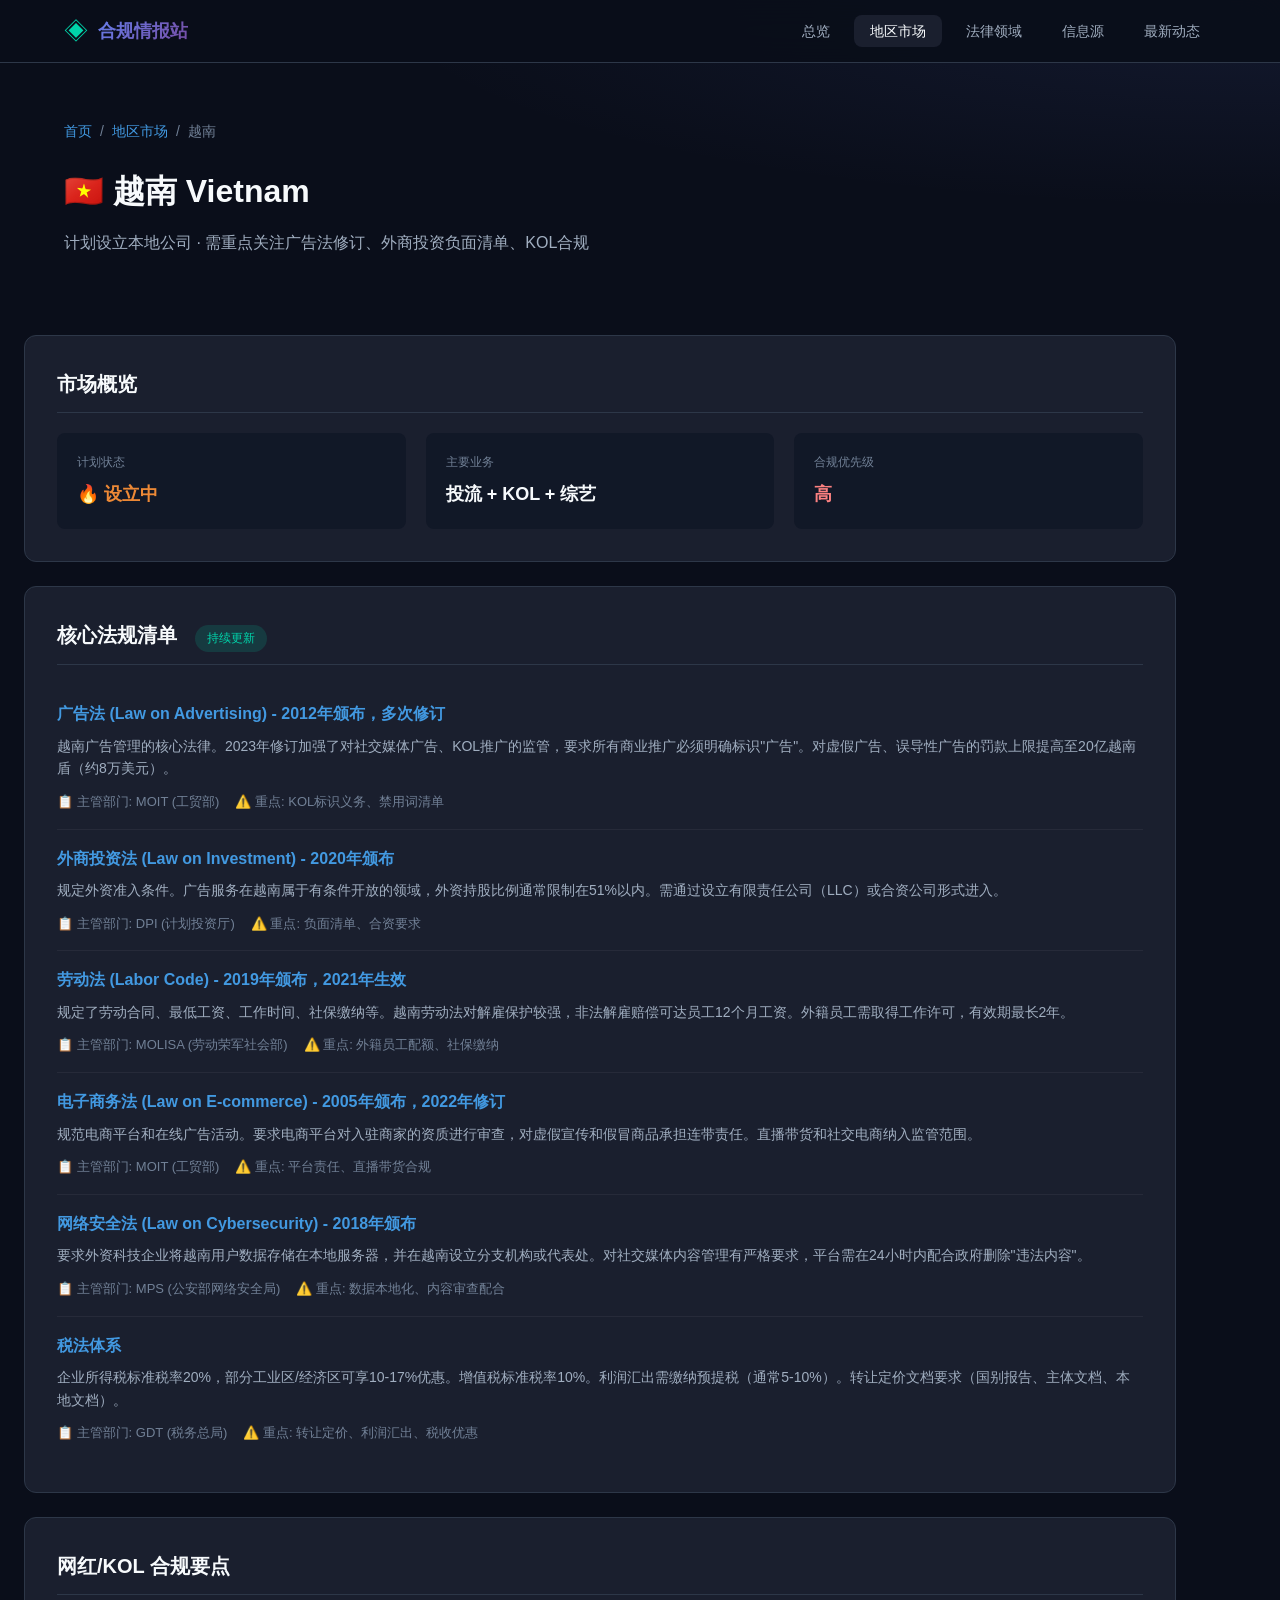
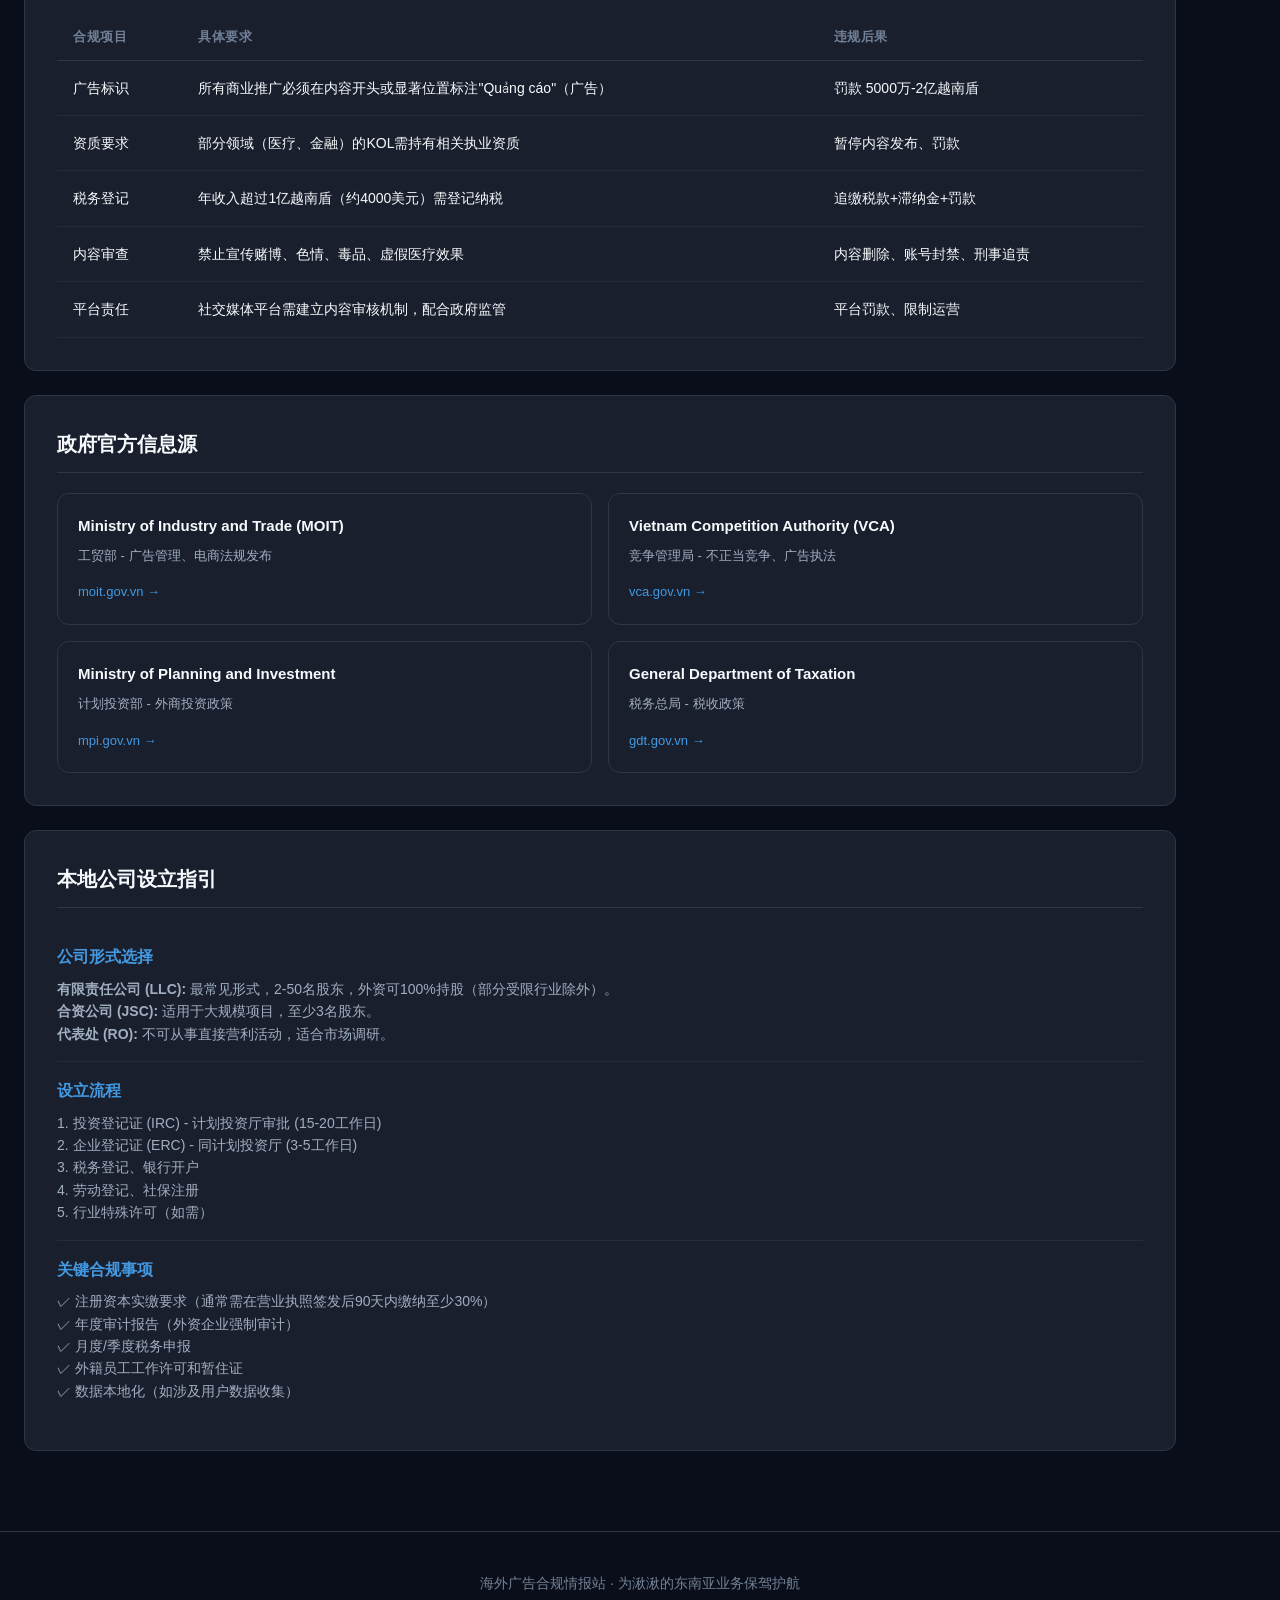
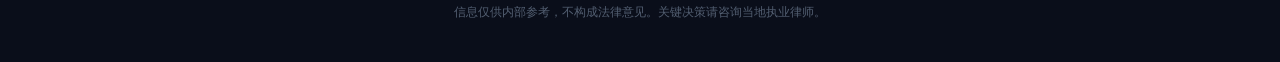
<file: pages/vietnam.html>
<!DOCTYPE html>
<html lang="zh-CN">
<head>
    <meta charset="UTF-8">
    <meta name="viewport" content="width=device-width, initial-scale=1.0">
    <title>越南市场 - 海外广告合规情报站</title>
    <link rel="stylesheet" href="../css/style.css">
    
</head>
<body>
    <nav class="navbar">
        <div class="container">
            <div class="nav-brand">
                <span class="logo">◈</span>
                <span class="brand-text">合规情报站</span>
            </div>
            <ul class="nav-menu">
                <li><a href="../index.html">总览</a></li>
                <li><a href="regions.html" class="active">地区市场</a></li>
                <li><a href="laws.html">法律领域</a></li>
                <li><a href="sources.html">信息源</a></li>
                <li><a href="updates.html">最新动态</a></li>
            </ul>
        </div>
    </nav>

    <header class="page-header">
        <div class="container">
            <div class="breadcrumb">
                <a href="../index.html">首页</a>
                <span>/</span>
                <a href="regions.html">地区市场</a>
                <span>/</span>
                <span>越南</span>
            </div>
            <h1>🇻🇳 越南 Vietnam</h1>
            <p>计划设立本地公司 · 需重点关注广告法修订、外商投资负面清单、KOL合规</p>
        </div>
    </header>

    <main class="container region-detail">
        <!-- 市场概览 -->
        <section class="law-section">
            <h3>市场概览</h3>
            <div style="display: grid; grid-template-columns: repeat(3, 1fr); gap: 20px; margin-top: 16px;">
                <div style="background: var(--bg-secondary); padding: 20px; border-radius: var(--radius-sm);">
                    <div style="font-size: 12px; color: var(--text-muted); margin-bottom: 8px;">计划状态</div>
                    <div style="font-size: 18px; font-weight: 600; color: var(--accent-orange);">🔥 设立中</div>
                </div>
                <div style="background: var(--bg-secondary); padding: 20px; border-radius: var(--radius-sm);">
                    <div style="font-size: 12px; color: var(--text-muted); margin-bottom: 8px;">主要业务</div>
                    <div style="font-size: 18px; font-weight: 600;">投流 + KOL + 综艺</div>
                </div>
                <div style="background: var(--bg-secondary); padding: 20px; border-radius: var(--radius-sm);">
                    <div style="font-size: 12px; color: var(--text-muted); margin-bottom: 8px;">合规优先级</div>
                    <div style="font-size: 18px; font-weight: 600; color: var(--accent-red);">高</div>
                </div>
            </div>
        </section>

        <!-- 核心法规 -->
        <section class="law-section">
            <h3>核心法规清单 <span class="status-tag status-active">持续更新</span></h3>
            
            <div class="law-item">
                <h4>广告法 (Law on Advertising) - 2012年颁布，多次修订</h4>
                <p>越南广告管理的核心法律。2023年修订加强了对社交媒体广告、KOL推广的监管，要求所有商业推广必须明确标识"广告"。对虚假广告、误导性广告的罚款上限提高至20亿越南盾（约8万美元）。</p>
                <div class="meta">
                    <span>📋 主管部门: MOIT (工贸部)</span>
                    <span>⚠️ 重点: KOL标识义务、禁用词清单</span>
                </div>
            </div>

            <div class="law-item">
                <h4>外商投资法 (Law on Investment) - 2020年颁布</h4>
                <p>规定外资准入条件。广告服务在越南属于有条件开放的领域，外资持股比例通常限制在51%以内。需通过设立有限责任公司（LLC）或合资公司形式进入。</p>
                <div class="meta">
                    <span>📋 主管部门: DPI (计划投资厅)</span>
                    <span>⚠️ 重点: 负面清单、合资要求</span>
                </div>
            </div>

            <div class="law-item">
                <h4>劳动法 (Labor Code) - 2019年颁布，2021年生效</h4>
                <p>规定了劳动合同、最低工资、工作时间、社保缴纳等。越南劳动法对解雇保护较强，非法解雇赔偿可达员工12个月工资。外籍员工需取得工作许可，有效期最长2年。</p>
                <div class="meta">
                    <span>📋 主管部门: MOLISA (劳动荣军社会部)</span>
                    <span>⚠️ 重点: 外籍员工配额、社保缴纳</span>
                </div>
            </div>

            <div class="law-item">
                <h4>电子商务法 (Law on E-commerce) - 2005年颁布，2022年修订</h4>
                <p>规范电商平台和在线广告活动。要求电商平台对入驻商家的资质进行审查，对虚假宣传和假冒商品承担连带责任。直播带货和社交电商纳入监管范围。</p>
                <div class="meta">
                    <span>📋 主管部门: MOIT (工贸部)</span>
                    <span>⚠️ 重点: 平台责任、直播带货合规</span>
                </div>
            </div>

            <div class="law-item">
                <h4>网络安全法 (Law on Cybersecurity) - 2018年颁布</h4>
                <p>要求外资科技企业将越南用户数据存储在本地服务器，并在越南设立分支机构或代表处。对社交媒体内容管理有严格要求，平台需在24小时内配合政府删除"违法内容"。</p>
                <div class="meta">
                    <span>📋 主管部门: MPS (公安部网络安全局)</span>
                    <span>⚠️ 重点: 数据本地化、内容审查配合</span>
                </div>
            </div>

            <div class="law-item">
                <h4>税法体系</h4>
                <p>企业所得税标准税率20%，部分工业区/经济区可享10-17%优惠。增值税标准税率10%。利润汇出需缴纳预提税（通常5-10%）。转让定价文档要求（国别报告、主体文档、本地文档）。</p>
                <div class="meta">
                    <span>📋 主管部门: GDT (税务总局)</span>
                    <span>⚠️ 重点: 转让定价、利润汇出、税收优惠</span>
                </div>
            </div>
        </section>

        <!-- KOL/网红合规 -->
        <section class="law-section">
            <h3>网红/KOL 合规要点</h3>
            <table class="data-table">
                <thead>
                    <tr>
                        <th>合规项目</th>
                        <th>具体要求</th>
                        <th>违规后果</th>
                    </tr>
                </thead>
                <tbody>
                    <tr>
                        <td>广告标识</td>
                        <td>所有商业推广必须在内容开头或显著位置标注"Quảng cáo"（广告）</td>
                        <td>罚款 5000万-2亿越南盾</td>
                    </tr>
                    <tr>
                        <td>资质要求</td>
                        <td>部分领域（医疗、金融）的KOL需持有相关执业资质</td>
                        <td>暂停内容发布、罚款</td>
                    </tr>
                    <tr>
                        <td>税务登记</td>
                        <td>年收入超过1亿越南盾（约4000美元）需登记纳税</td>
                        <td>追缴税款+滞纳金+罚款</td>
                    </tr>
                    <tr>
                        <td>内容审查</td>
                        <td>禁止宣传赌博、色情、毒品、虚假医疗效果</td>
                        <td>内容删除、账号封禁、刑事追责</td>
                    </tr>
                    <tr>
                        <td>平台责任</td>
                        <td>社交媒体平台需建立内容审核机制，配合政府监管</td>
                        <td>平台罚款、限制运营</td>
                    </tr>
                </tbody>
            </table>
        </section>

        <!-- 政府信息源 -->
        <section class="law-section">
            <h3>政府官方信息源</h3>
            <div class="source-list" style="display: grid; grid-template-columns: repeat(2, 1fr); gap: 16px; margin-top: 16px;">
                <div class="source-item">
                    <h4>Ministry of Industry and Trade (MOIT)</h4>
                    <p>工贸部 - 广告管理、电商法规发布</p>
                    <a href="https://moit.gov.vn" target="_blank">moit.gov.vn →</a>
                </div>
                <div class="source-item">
                    <h4>Vietnam Competition Authority (VCA)</h4>
                    <p>竞争管理局 - 不正当竞争、广告执法</p>
                    <a href="https://vca.gov.vn" target="_blank">vca.gov.vn →</a>
                </div>
                <div class="source-item">
                    <h4>Ministry of Planning and Investment</h4>
                    <p>计划投资部 - 外商投资政策</p>
                    <a href="https://mpi.gov.vn" target="_blank">mpi.gov.vn →</a>
                </div>
                <div class="source-item">
                    <h4>General Department of Taxation</h4>
                    <p>税务总局 - 税收政策</p>
                    <a href="https://gdt.gov.vn" target="_blank">gdt.gov.vn →</a>
                </div>
            </div>
        </section>

        <!-- 设立公司指引 -->
        <section class="law-section">
            <h3>本地公司设立指引</h3>
            <div class="law-item">
                <h4>公司形式选择</h4>
                <p><strong>有限责任公司 (LLC):</strong> 最常见形式，2-50名股东，外资可100%持股（部分受限行业除外）。<br>
                <strong>合资公司 (JSC):</strong> 适用于大规模项目，至少3名股东。<br>
                <strong>代表处 (RO):</strong> 不可从事直接营利活动，适合市场调研。</p>
            </div>
            <div class="law-item">
                <h4>设立流程</h4>
                <p>1. 投资登记证 (IRC) - 计划投资厅审批 (15-20工作日)<br>
                2. 企业登记证 (ERC) - 同计划投资厅 (3-5工作日)<br>
                3. 税务登记、银行开户<br>
                4. 劳动登记、社保注册<br>
                5. 行业特殊许可（如需）</p>
            </div>
            <div class="law-item">
                <h4>关键合规事项</h4>
                <p>✓ 注册资本实缴要求（通常需在营业执照签发后90天内缴纳至少30%）<br>
                ✓ 年度审计报告（外资企业强制审计）<br>
                ✓ 月度/季度税务申报<br>
                ✓ 外籍员工工作许可和暂住证<br>
                ✓ 数据本地化（如涉及用户数据收集）</p>
            </div>
        </section>
    </main>

    <footer class="footer">
        <div class="container">
            <p>海外广告合规情报站 · 为湫湫的东南亚业务保驾护航</p>
            <p class="small">信息仅供内部参考，不构成法律意见。关键决策请咨询当地执业律师。</p>
        </div>
    </footer>
</body>
</html>
</file>
<file: css/style.css>
/* ========== 海外合规情报站 - 主样式表 ========== */

:root {
    --bg-primary: #0a0e1a;
    --bg-secondary: #111827;
    --bg-card: #1a1f2e;
    --bg-card-hover: #222838;
    --border-color: #2d3748;
    --text-primary: #f7fafc;
    --text-secondary: #a0aec0;
    --text-muted: #718096;
    --accent-blue: #4299e1;
    --accent-cyan: #00d4aa;
    --accent-purple: #9f7aea;
    --accent-orange: #ed8936;
    --accent-red: #fc8181;
    --gradient-primary: linear-gradient(135deg, #667eea 0%, #764ba2 100%);
    --shadow: 0 4px 6px -1px rgba(0, 0, 0, 0.3);
    --shadow-lg: 0 10px 15px -3px rgba(0, 0, 0, 0.4);
    --radius: 12px;
    --radius-sm: 8px;
}

* {
    margin: 0;
    padding: 0;
    box-sizing: border-box;
}

body {
    font-family: -apple-system, BlinkMacSystemFont, 'Segoe UI', 'PingFang SC', 'Hiragino Sans GB', 'Microsoft YaHei', 'Helvetica Neue', Helvetica, Arial, sans-serif;
    background: var(--bg-primary);
    color: var(--text-primary);
    line-height: 1.6;
    -webkit-font-smoothing: antialiased;
}

.container {
    max-width: 1200px;
    margin: 0 auto;
    padding: 0 24px;
}

/* ========== 导航栏 ========== */
.navbar {
    background: rgba(10, 14, 26, 0.95);
    backdrop-filter: blur(20px);
    border-bottom: 1px solid var(--border-color);
    position: fixed;
    top: 0;
    left: 0;
    right: 0;
    z-index: 1000;
    padding: 12px 0;
}

.navbar .container {
    display: flex;
    align-items: center;
    justify-content: space-between;
}

.nav-brand {
    display: flex;
    align-items: center;
    gap: 10px;
}

.logo {
    font-size: 24px;
    color: var(--accent-cyan);
}

.brand-text {
    font-size: 18px;
    font-weight: 700;
    background: var(--gradient-primary);
    -webkit-background-clip: text;
    -webkit-text-fill-color: transparent;
}

.nav-menu {
    display: flex;
    list-style: none;
    gap: 8px;
}

.nav-menu a {
    color: var(--text-secondary);
    text-decoration: none;
    padding: 8px 16px;
    border-radius: var(--radius-sm);
    font-size: 14px;
    font-weight: 500;
    transition: all 0.2s;
}

.nav-menu a:hover, .nav-menu a.active {
    color: var(--text-primary);
    background: var(--bg-card);
}

.nav-actions {
    display: flex;
    gap: 12px;
    align-items: center;
}

.btn-icon {
    background: none;
    border: 1px solid var(--border-color);
    color: var(--text-secondary);
    padding: 8px 12px;
    border-radius: var(--radius-sm);
    cursor: pointer;
    font-size: 16px;
    transition: all 0.2s;
}

.btn-icon:hover {
    border-color: var(--accent-blue);
    color: var(--text-primary);
}

.btn-primary {
    background: var(--gradient-primary);
    border: none;
    color: white;
    padding: 10px 20px;
    border-radius: var(--radius-sm);
    cursor: pointer;
    font-size: 14px;
    font-weight: 500;
    transition: all 0.2s;
}

.btn-primary:hover {
    opacity: 0.9;
    transform: translateY(-1px);
}

/* ========== Hero区域 ========== */
.hero {
    padding: 140px 0 80px;
    background: 
        radial-gradient(ellipse at top, rgba(102, 126, 234, 0.15) 0%, transparent 50%),
        radial-gradient(ellipse at bottom right, rgba(0, 212, 170, 0.1) 0%, transparent 50%);
    text-align: center;
}

.hero h1 {
    font-size: 42px;
    font-weight: 700;
    margin-bottom: 16px;
    background: linear-gradient(135deg, #fff 0%, #a0aec0 100%);
    -webkit-background-clip: text;
    -webkit-text-fill-color: transparent;
}

.hero .subtitle {
    font-size: 18px;
    color: var(--text-secondary);
    max-width: 700px;
    margin: 0 auto 40px;
}

.stats-bar {
    display: flex;
    justify-content: center;
    gap: 48px;
    margin-top: 48px;
}

.stat-item {
    text-align: center;
}

.stat-number {
    display: block;
    font-size: 36px;
    font-weight: 700;
    color: var(--text-primary);
}

.stat-number.highlight {
    color: var(--accent-cyan);
}

.stat-label {
    font-size: 14px;
    color: var(--text-muted);
    margin-top: 4px;
}

/* ========== 卡片系统 ========== */
.cards {
    display: grid;
    grid-template-columns: repeat(4, 1fr);
    gap: 20px;
    margin-top: 24px;
}

.card {
    background: var(--bg-card);
    border: 1px solid var(--border-color);
    border-radius: var(--radius);
    padding: 24px;
    transition: all 0.3s;
    text-decoration: none;
    color: inherit;
    display: block;
}

.card:hover {
    background: var(--bg-card-hover);
    border-color: var(--accent-blue);
    transform: translateY(-4px);
    box-shadow: var(--shadow-lg);
}

.card-header {
    display: flex;
    justify-content: space-between;
    align-items: center;
    margin-bottom: 16px;
}

.flag {
    font-size: 32px;
}

.badge {
    font-size: 11px;
    padding: 4px 10px;
    border-radius: 20px;
    background: var(--bg-secondary);
    color: var(--text-muted);
    font-weight: 500;
}

.badge.hot {
    background: rgba(237, 137, 54, 0.2);
    color: var(--accent-orange);
}

.card h3 {
    font-size: 20px;
    font-weight: 600;
    margin-bottom: 16px;
}

.quick-links {
    list-style: none;
    font-size: 14px;
    color: var(--text-secondary);
}

.quick-links li {
    padding: 6px 0;
    border-bottom: 1px solid rgba(255,255,255,0.05);
}

.quick-links li:last-child {
    border-bottom: none;
}

.card-footer {
    display: flex;
    justify-content: space-between;
    align-items: center;
    margin-top: 20px;
    padding-top: 16px;
    border-top: 1px solid var(--border-color);
}

.update-time {
    font-size: 12px;
    color: var(--text-muted);
}

.arrow {
    color: var(--accent-blue);
    font-size: 20px;
}

/* ========== 区域卡片颜色标识 ========== */
.region-card.vn:hover {
    border-color: #da020e;
}

.region-card.th:hover {
    border-color: #a51931;
}

.region-card.my:hover {
    border-color: #010066;
}

.region-card.hk:hover {
    border-color: #de2910;
}

/* ========== 最新动态 ========== */
.updates-section {
    margin: 60px 0;
}

.section-header {
    display: flex;
    justify-content: space-between;
    align-items: center;
    margin-bottom: 24px;
}

.section-header h2 {
    font-size: 24px;
    font-weight: 600;
}

.link-all {
    color: var(--accent-blue);
    text-decoration: none;
    font-size: 14px;
    font-weight: 500;
}

.update-list {
    display: flex;
    flex-direction: column;
    gap: 16px;
}

.update-item {
    background: var(--bg-card);
    border: 1px solid var(--border-color);
    border-radius: var(--radius);
    padding: 24px;
    transition: all 0.2s;
}

.update-item:hover {
    border-color: var(--accent-blue);
}

.update-item.urgent {
    border-left: 4px solid var(--accent-red);
}

.update-meta {
    display: flex;
    gap: 12px;
    align-items: center;
    margin-bottom: 12px;
}

.tag {
    font-size: 12px;
    padding: 4px 10px;
    border-radius: 4px;
    background: var(--bg-secondary);
    color: var(--text-secondary);
    font-weight: 500;
}

.tag.urgent {
    background: rgba(252, 129, 129, 0.2);
    color: var(--accent-red);
}

.region-tag {
    font-size: 12px;
    padding: 4px 10px;
    border-radius: 4px;
    font-weight: 500;
}

.region-tag.vn {
    background: rgba(218, 2, 14, 0.15);
    color: #ff6b6b;
}

.region-tag.th {
    background: rgba(165, 25, 49, 0.15);
    color: #ff8787;
}

.region-tag.my {
    background: rgba(1, 0, 102, 0.2);
    color: #74c0fc;
}

.date {
    font-size: 12px;
    color: var(--text-muted);
}

.update-item h4 {
    font-size: 16px;
    font-weight: 600;
    margin-bottom: 8px;
    color: var(--text-primary);
}

.update-item p {
    font-size: 14px;
    color: var(--text-secondary);
    line-height: 1.5;
}

/* ========== 法律领域 ========== */
.law-categories {
    margin: 60px 0;
}

.category-grid {
    display: grid;
    grid-template-columns: repeat(3, 1fr);
    gap: 20px;
    margin-top: 24px;
}

.category-card {
    background: var(--bg-card);
    border: 1px solid var(--border-color);
    border-radius: var(--radius);
    padding: 28px;
    transition: all 0.3s;
}

.category-card:hover {
    background: var(--bg-card-hover);
    border-color: var(--accent-purple);
    transform: translateY(-2px);
}

.category-card .icon {
    font-size: 32px;
    margin-bottom: 16px;
}

.category-card h4 {
    font-size: 18px;
    font-weight: 600;
    margin-bottom: 12px;
}

.category-card p {
    font-size: 14px;
    color: var(--text-secondary);
    line-height: 1.6;
}

/* ========== 信息源 ========== */
.sources-section {
    margin: 60px 0;
}

.source-tabs {
    display: flex;
    gap: 8px;
    margin: 24px 0;
    border-bottom: 1px solid var(--border-color);
    padding-bottom: 16px;
}

.tab-btn {
    background: none;
    border: none;
    color: var(--text-muted);
    padding: 10px 20px;
    cursor: pointer;
    font-size: 14px;
    font-weight: 500;
    border-radius: var(--radius-sm);
    transition: all 0.2s;
}

.tab-btn:hover {
    color: var(--text-secondary);
    background: var(--bg-card);
}

.tab-btn.active {
    color: var(--text-primary);
    background: var(--bg-card);
}

.source-list {
    display: grid;
    grid-template-columns: repeat(2, 1fr);
    gap: 16px;
}

.source-item {
    background: var(--bg-card);
    border: 1px solid var(--border-color);
    border-radius: var(--radius);
    padding: 20px;
}

.source-item h4 {
    font-size: 15px;
    font-weight: 600;
    margin-bottom: 8px;
}

.source-item p {
    font-size: 13px;
    color: var(--text-secondary);
    margin-bottom: 12px;
}

.source-item a {
    color: var(--accent-blue);
    text-decoration: none;
    font-size: 13px;
    font-weight: 500;
}

/* ========== 页脚 ========== */
.footer {
    border-top: 1px solid var(--border-color);
    padding: 40px 0;
    margin-top: 80px;
    text-align: center;
}

.footer p {
    color: var(--text-muted);
    font-size: 14px;
}

.footer .small {
    font-size: 12px;
    margin-top: 8px;
    opacity: 0.7;
}

/* ========== 响应式 ========== */
@media (max-width: 1024px) {
    .cards {
        grid-template-columns: repeat(2, 1fr);
    }
    .category-grid {
        grid-template-columns: repeat(2, 1fr);
    }
}

@media (max-width: 768px) {
    .hero h1 {
        font-size: 28px;
    }
    .stats-bar {
        flex-wrap: wrap;
        gap: 24px;
    }
    .cards {
        grid-template-columns: 1fr;
    }
    .category-grid {
        grid-template-columns: 1fr;
    }
    .source-list {
        grid-template-columns: 1fr;
    }
    .nav-menu {
        display: none;
    }
}

/* ========== 页面通用 ========== */
.page-header {
    padding: 120px 0 40px;
    background: 
        radial-gradient(ellipse at top right, rgba(102, 126, 234, 0.1) 0%, transparent 50%);
}

.page-header h1 {
    font-size: 32px;
    font-weight: 700;
    margin-bottom: 12px;
}

.page-header p {
    color: var(--text-secondary);
    font-size: 16px;
}

.breadcrumb {
    display: flex;
    gap: 8px;
    align-items: center;
    margin-bottom: 24px;
    font-size: 14px;
}

.breadcrumb a {
    color: var(--accent-blue);
    text-decoration: none;
}

.breadcrumb span {
    color: var(--text-muted);
}

/* ========== 地区详情页 ========== */
.region-detail {
    margin: 40px 0;
}

.law-section {
    background: var(--bg-card);
    border: 1px solid var(--border-color);
    border-radius: var(--radius);
    padding: 32px;
    margin-bottom: 24px;
}

.law-section h3 {
    font-size: 20px;
    font-weight: 600;
    margin-bottom: 20px;
    padding-bottom: 12px;
    border-bottom: 1px solid var(--border-color);
}

.law-item {
    padding: 16px 0;
    border-bottom: 1px solid rgba(255,255,255,0.05);
}

.law-item:last-child {
    border-bottom: none;
}

.law-item h4 {
    font-size: 16px;
    font-weight: 600;
    margin-bottom: 8px;
    color: var(--accent-blue);
}

.law-item p {
    font-size: 14px;
    color: var(--text-secondary);
    line-height: 1.6;
}

.law-item .meta {
    display: flex;
    gap: 16px;
    margin-top: 12px;
    font-size: 13px;
    color: var(--text-muted);
}

.status-tag {
    display: inline-block;
    padding: 4px 12px;
    border-radius: 20px;
    font-size: 12px;
    font-weight: 500;
    margin-left: 12px;
}

.status-active {
    background: rgba(0, 212, 170, 0.15);
    color: var(--accent-cyan);
}

.status-pending {
    background: rgba(237, 137, 54, 0.15);
    color: var(--accent-orange);
}

/* ========== 表格样式 ========== */
.data-table {
    width: 100%;
    border-collapse: collapse;
    margin-top: 16px;
}

.data-table th {
    text-align: left;
    padding: 12px 16px;
    font-size: 13px;
    font-weight: 600;
    color: var(--text-muted);
    border-bottom: 1px solid var(--border-color);
    text-transform: uppercase;
    letter-spacing: 0.5px;
}

.data-table td {
    padding: 16px;
    font-size: 14px;
    border-bottom: 1px solid rgba(255,255,255,0.05);
}

.data-table tr:hover td {
    background: rgba(255,255,255,0.02);
}

/* ========== 搜索弹窗 ========== */
.search-modal {
    display: none;
    position: fixed;
    top: 0;
    left: 0;
    right: 0;
    bottom: 0;
    background: rgba(0,0,0,0.8);
    z-index: 2000;
    align-items: flex-start;
    justify-content: center;
    padding-top: 120px;
}

.search-modal.active {
    display: flex;
}

.search-box {
    background: var(--bg-card);
    border: 1px solid var(--border-color);
    border-radius: var(--radius);
    width: 100%;
    max-width: 600px;
    padding: 24px;
}

.search-box input {
    width: 100%;
    background: var(--bg-secondary);
    border: 1px solid var(--border-color);
    border-radius: var(--radius-sm);
    padding: 16px 20px;
    color: var(--text-primary);
    font-size: 16px;
    outline: none;
}

.search-box input:focus {
    border-color: var(--accent-blue);
}

/* ========== 动画 ========== */
@keyframes fadeIn {
    from { opacity: 0; transform: translateY(10px); }
    to { opacity: 1; transform: translateY(0); }
}

.card, .update-item, .category-card {
    animation: fadeIn 0.5s ease-out;
}
</file>
